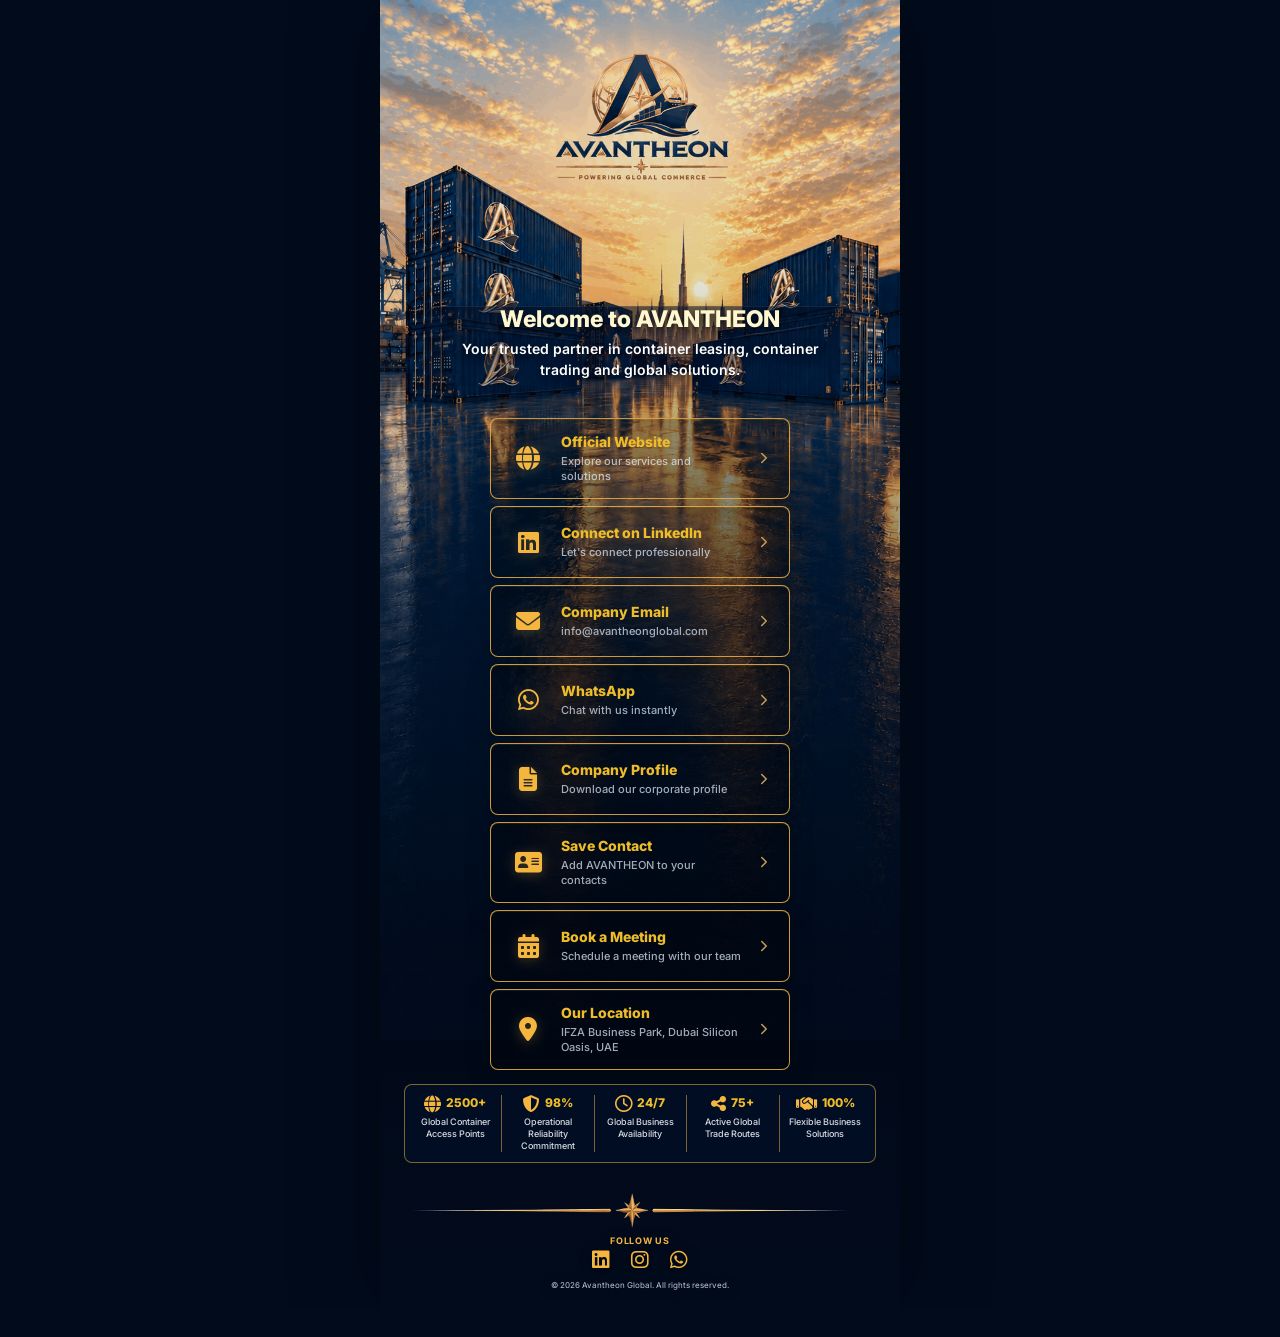
<file: connect/index.html>
<!DOCTYPE html>
<html lang="en">
<head>
    <meta charset="UTF-8">
    <meta name="viewport" content="width=device-width, initial-scale=1.0">
    <meta name="robots" content="noindex, nofollow">
    <meta name="description" content="Connect with AVANTHEON - container infrastructure solutions for global trade.">
    <meta name="theme-color" content="#071D49">
    <title>Connect | AVANTHEON</title>
    <link rel="preconnect" href="https://fonts.googleapis.com">
    <link rel="preconnect" href="https://fonts.gstatic.com" crossorigin>
    <link href="https://fonts.googleapis.com/css2?family=Inter:wght@400;500;600;700;800&family=Playfair+Display:wght@700&display=swap" rel="stylesheet">
    <link rel="stylesheet" href="https://cdnjs.cloudflare.com/ajax/libs/font-awesome/6.7.2/css/all.min.css">
    <link rel="stylesheet" href="../style.css">
    <link rel="shortcut icon" href="../images/fav.png" type="image/x-icon">
</head>
<body class="connect-page">
    <div class="connect-splash" id="connect-splash" aria-hidden="true">
        <div class="connect-splash-inner">
            <span class="connect-splash-glow" aria-hidden="true"></span>
            <img class="connect-splash-logo" src="../images/avantheon-logo.png" alt="">
            <p class="connect-splash-welcome">Welcome to AVANTHEON</p>
        </div>
    </div>

    <main class="connect-shell" id="main">
        <header class="connect-hero">
            <div class="connect-hero-bg" aria-hidden="true">
                <!-- <span class="connect-hero-map"></span>
                <span class="connect-hero-port"></span> -->
            </div>
            <div class="connect-hero-overlay" aria-hidden="true"></div>
            <!-- <div class="connect-hero-brand">
                <img src="../images/avantheon-logo.png" alt="AVANTHEON" class="connect-logo" width="200" height="54">
            </div> -->
        </header>
-
        <div class="connect-arc" aria-hidden="true">
            <span class="connect-arc-line"></span>
            <span class="connect-arc-star">&#10022;</span>
        </div>

          <section class="connect-body">
            <div class="connect-intro">
                <p class="connect-eyebrow">Welcome to AVANTHEON</p>
                <p class="connect-lead">Your trusted partner in container leasing, container trading and global solutions.</p>
            </div>

            <nav class="connect-actions" aria-label="Digital contact options">
                <a class="connect-btn" id="connect-website" href="index.html">
                    <span class="connect-btn-icon" aria-hidden="true"><i class="fa-solid fa-globe"></i></span>
                    <span class="connect-btn-text">
                        <strong>Official Website</strong>
                        <small id="connect-website-label">Explore our services and solutions</small>
                    </span>
                    <span class="connect-btn-chevron" aria-hidden="true"><svg viewBox="0 0 24 24"><path d="m9 6 6 6-6 6"/></svg></span>
                </a>

                <a class="connect-btn" id="connect-whatsapp" href="#">
                    <span class="connect-btn-icon" aria-hidden="true"><i class="fa-brands fa-whatsapp"></i></span>
                    <span class="connect-btn-text">
                        <strong>WhatsApp</strong>
                        <small id="connect-whatsapp-label">Chat with us instantly</small>
                    </span>
                    <span class="connect-btn-chevron" aria-hidden="true"><svg viewBox="0 0 24 24"><path d="m9 6 6 6-6 6"/></svg></span>
                </a>

                <a class="connect-btn" id="connect-linkedin" href="#" target="_blank" rel="noopener noreferrer">
                    <span class="connect-btn-icon" aria-hidden="true"><i class="fa-brands fa-linkedin"></i></span>
                    <span class="connect-btn-text">
                        <strong>Connect on LinkedIn</strong>
                        <small id="connect-linkedin-label">Let&rsquo;s connect professionally</small>
                    </span>
                    <span class="connect-btn-chevron" aria-hidden="true"><svg viewBox="0 0 24 24"><path d="m9 6 6 6-6 6"/></svg></span>
                </a>

                <a class="connect-btn" id="connect-email" href="#">
                    <span class="connect-btn-icon" aria-hidden="true"><i class="fa-solid fa-envelope"></i></span>
                    <span class="connect-btn-text">
                        <strong>Company Email</strong>
                        <small id="connect-email-label">info@avantheonglobal.com</small>
                    </span>
                    <span class="connect-btn-chevron" aria-hidden="true"><svg viewBox="0 0 24 24"><path d="m9 6 6 6-6 6"/></svg></span>
                </a>

                <a class="connect-btn" id="connect-profile" href="../about.html">
                    <span class="connect-btn-icon" aria-hidden="true"><i class="fa-solid fa-file-lines"></i></span>
                    <span class="connect-btn-text">
                        <strong>Company Profile</strong>
                        <small id="connect-profile-label">Download our corporate profile</small>
                    </span>
                    <span class="connect-btn-chevron" aria-hidden="true"><svg viewBox="0 0 24 24"><path d="m9 6 6 6-6 6"/></svg></span>
                </a>

                <button class="connect-btn" id="connect-vcard" type="button">
                    <span class="connect-btn-icon" aria-hidden="true"><i class="fa-solid fa-address-card"></i></span>
                    <span class="connect-btn-text">
                        <strong>Save Contact</strong>
                        <small id="connect-vcard-label">Add AVANTHEON to your contacts</small>
                    </span>
                    <span class="connect-btn-chevron" aria-hidden="true"><svg viewBox="0 0 24 24"><path d="m9 6 6 6-6 6"/></svg></span>
                </button>

                <a class="connect-btn" id="connect-meeting" href="../contact.html#enquiry-form">
                    <span class="connect-btn-icon" aria-hidden="true"><i class="fa-solid fa-calendar-days"></i></span>
                    <span class="connect-btn-text">
                        <strong>Book a Meeting</strong>
                        <small id="connect-meeting-label">Schedule a meeting with our team</small>
                    </span>
                    <span class="connect-btn-chevron" aria-hidden="true"><svg viewBox="0 0 24 24"><path d="m9 6 6 6-6 6"/></svg></span>
                </a>

                <a class="connect-btn" id="connect-location" href="#" target="_blank" rel="noopener noreferrer">
                    <span class="connect-btn-icon" aria-hidden="true"><i class="fa-solid fa-location-dot"></i></span>
                    <span class="connect-btn-text">
                        <strong>Our Location</strong>
                        <small id="connect-location-label">IFZA Business Park, Dubai Silicon Oasis, UAE</small>
                    </span>
                    <span class="connect-btn-chevron" aria-hidden="true"><svg viewBox="0 0 24 24"><path d="m9 6 6 6-6 6"/></svg></span>
                </a>
            </nav>

            <div class="connect-pillars" aria-label="Avantheon strengths">
                <div class="connect-pillar">
                    <span class="connect-pillar-value"><i class="fa-solid fa-globe" aria-hidden="true"></i><strong>2500+</strong></span>
                    <span>Global Container<br>Access Points</span>
                </div>
                <div class="connect-pillar">
                    <span class="connect-pillar-value"><i class="fa-solid fa-shield-halved" aria-hidden="true"></i><strong>98%</strong></span>
                    <span>Operational Reliability<br>Commitment</span>
                </div>
                <div class="connect-pillar">
                    <span class="connect-pillar-value"><i class="fa-regular fa-clock" aria-hidden="true"></i><strong>24/7</strong></span>
                    <span>Global Business<br>Availability</span>
                </div>
                <div class="connect-pillar">
                    <span class="connect-pillar-value"><i class="fa-solid fa-share-nodes" aria-hidden="true"></i><strong>75+</strong></span>
                    <span>Active Global<br>Trade Routes</span>
                </div>
                <div class="connect-pillar">
                    <span class="connect-pillar-value"><i class="fa-solid fa-handshake" aria-hidden="true"></i><strong>100%</strong></span>
                    <span>Flexible Business<br>Solutions</span>
                </div>
            </div>
        </section>

        <footer class="connect-footer">
            <img class="connect-footer-ribbon" src="../images/connect-footer-ribbon.png" alt="" aria-hidden="true">
            <p class="connect-footer-tagline">Follow Us</p>
            <div class="connect-socials" aria-label="Follow Avantheon">
                <a id="connect-social-linkedin" href="#" aria-label="LinkedIn" target="_blank" rel="noopener noreferrer"><i class="fa-brands fa-linkedin"></i></a>
                <a id="connect-social-instagram" href="#" aria-label="Instagram" target="_blank" rel="noopener noreferrer"><i class="fa-brands fa-instagram"></i></a>
                <a id="connect-social-whatsapp" href="#" aria-label="WhatsApp" target="_blank" rel="noopener noreferrer"><i class="fa-brands fa-whatsapp"></i></a>
            </div>
            <p class="connect-footer-copy">&copy; 2026 Avantheon Global. All rights reserved.</p>
        </footer>
    </main>

    <script src="../connect-config.js"></script>
    <script src="../connect-page.js"></script>
</body>
</html>
</file>
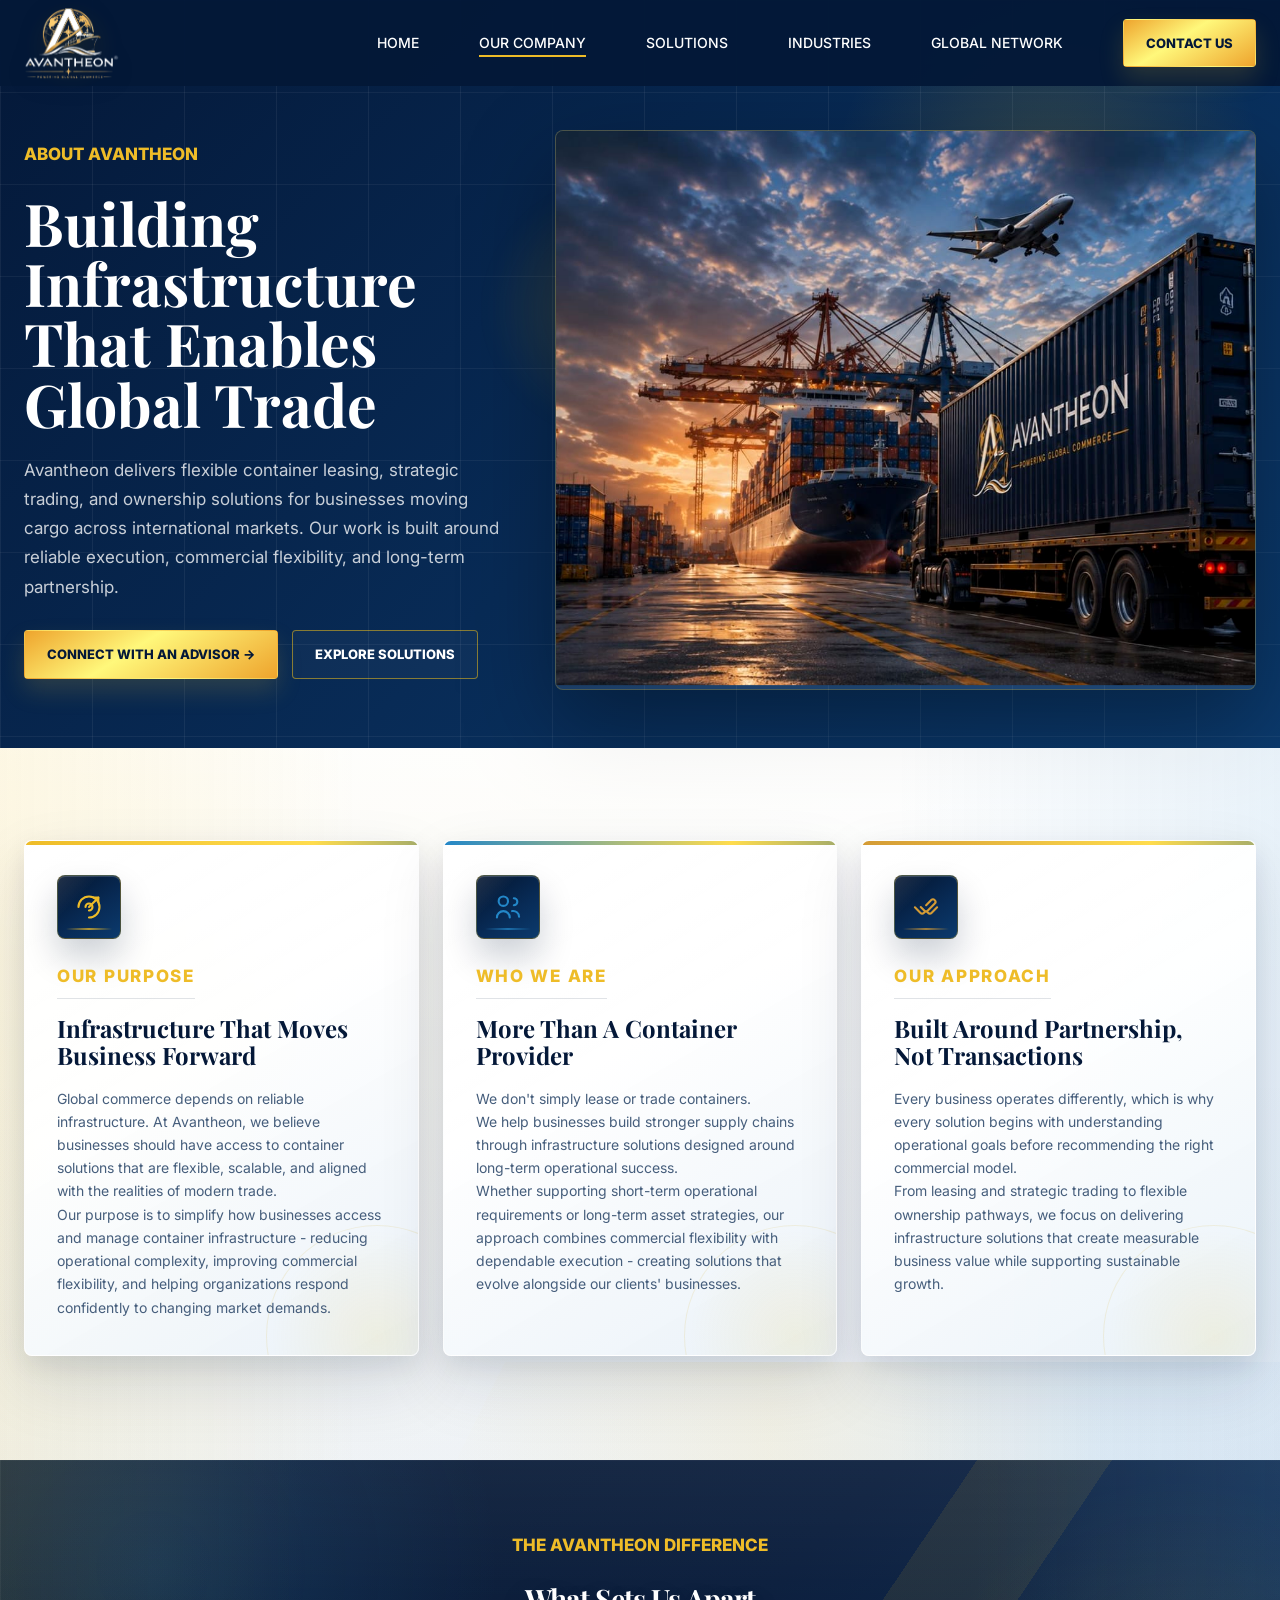
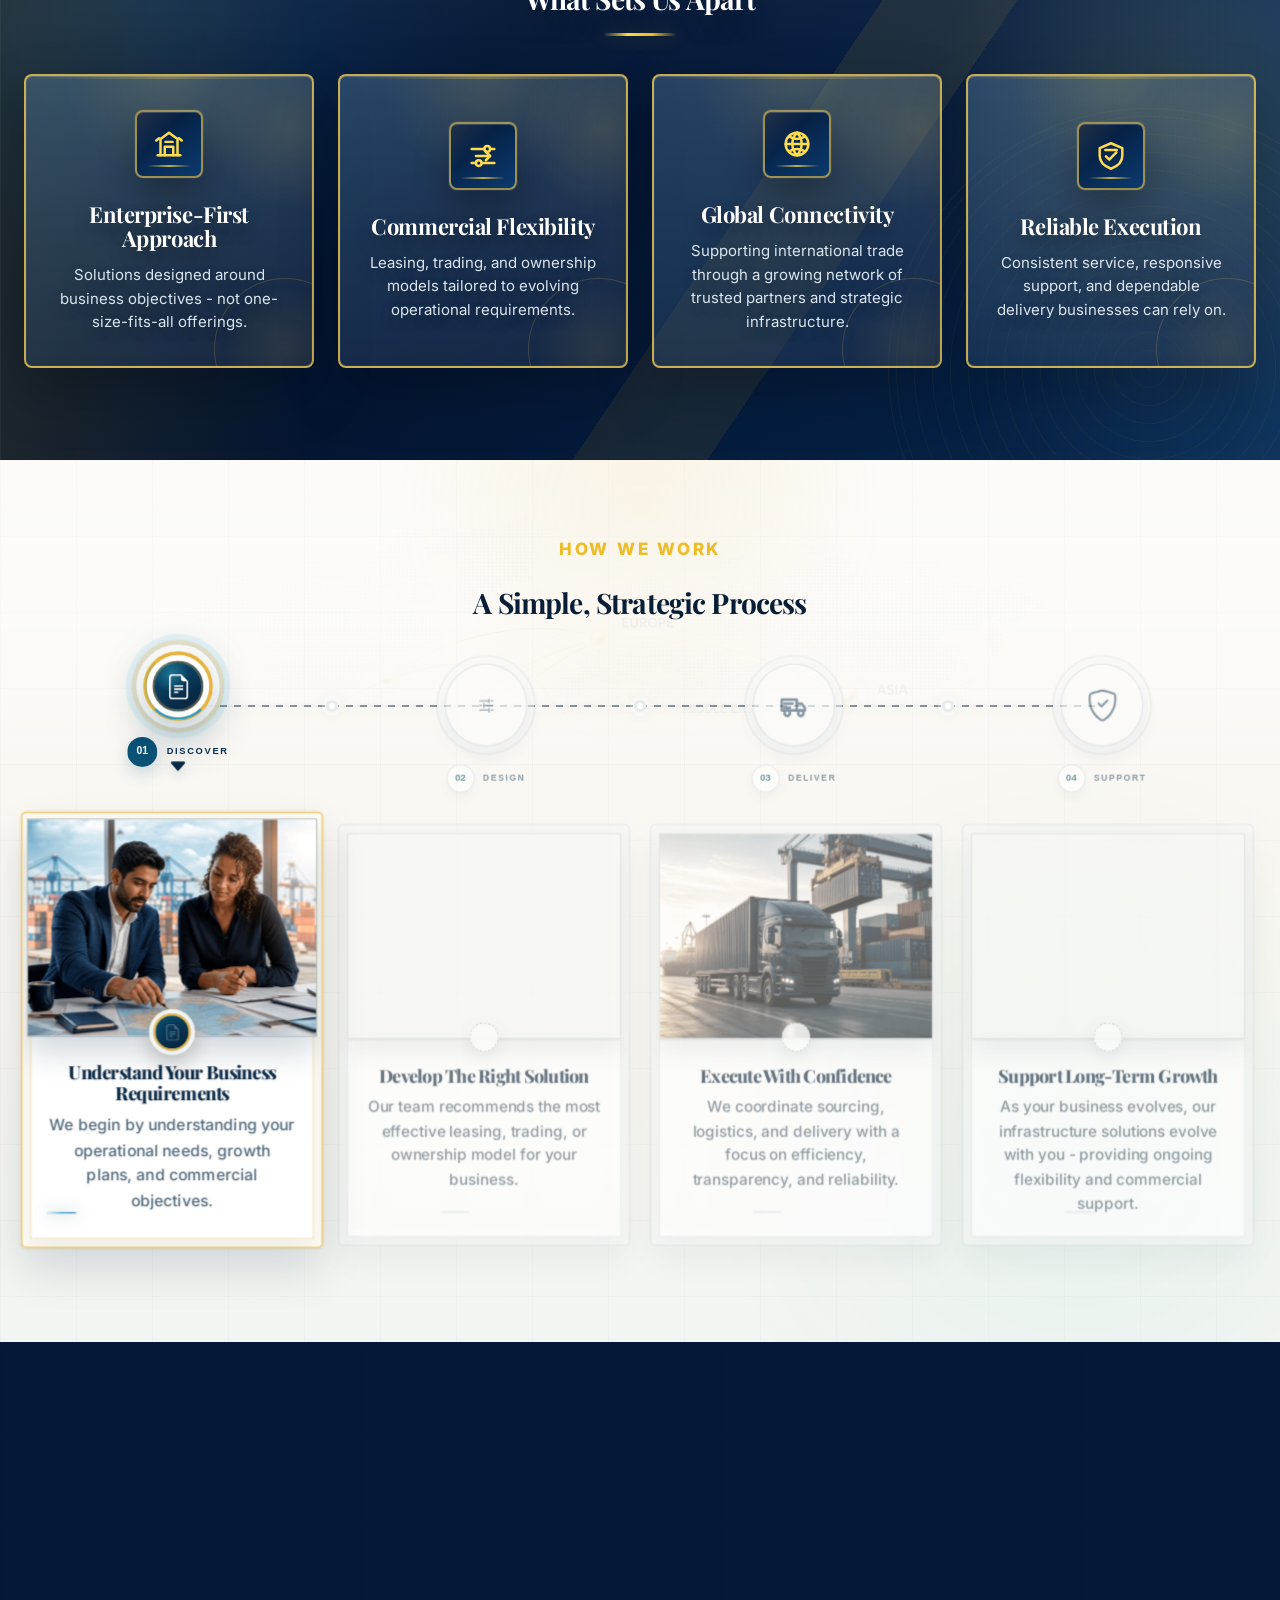
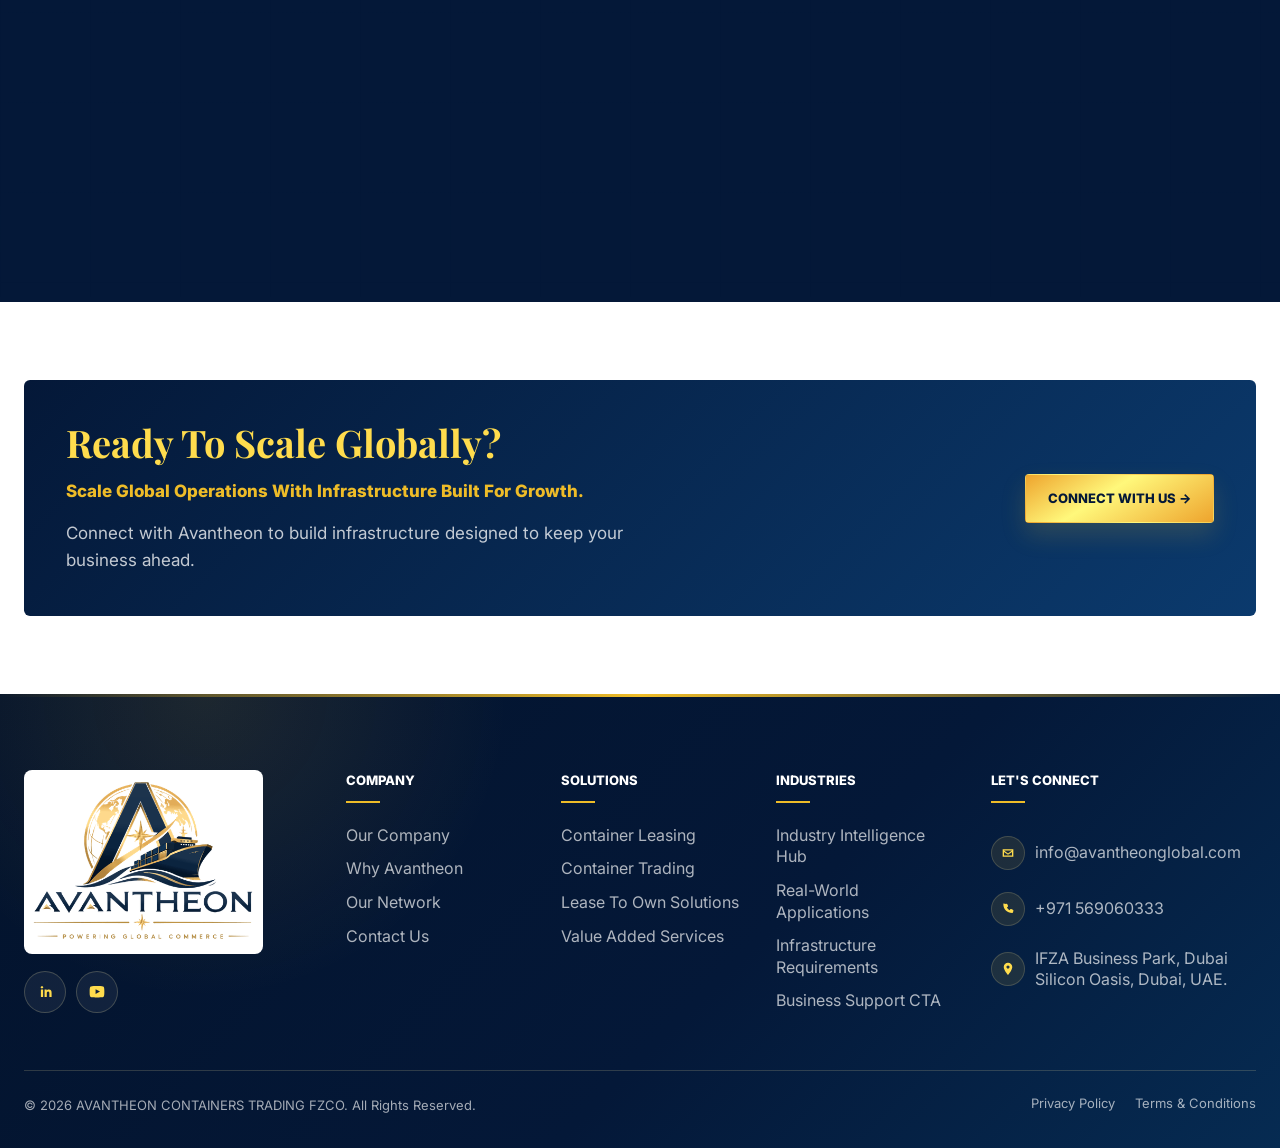
<file: about.html>
<!DOCTYPE html>
<html lang="en">
<head>
    <meta charset="UTF-8">
    <meta name="viewport" content="width=device-width, initial-scale=1.0">
    <meta name="description" content="Learn about Avantheon, a global container infrastructure company delivering flexible leasing, strategic trading, and ownership solutions.">
    <meta name="theme-color" content="#041838">
    <title>About AVANTHEON | Infrastructure That Enables Global Trade</title>
    <link rel="preconnect" href="https://fonts.googleapis.com">
    <link rel="preconnect" href="https://fonts.gstatic.com" crossorigin>
    <link rel="preload" as="image" href="images/about.png">
    <link href="https://fonts.googleapis.com/css2?family=Inter:wght@400;500;600;700;800&family=Playfair+Display:wght@700&display=swap" rel="stylesheet">
    <link rel="stylesheet" href="style.css">
    <link rel="shortcut icon" href="images/fav.png" type="image/x-icon">
</head>
<body class="about-page">
    <a class="skip-link" href="#main">Skip to content</a>

    <header class="site-header" id="site-header">
        <div class="container header-inner">
            <a class="brand" href="index.html" aria-label="AVANTHEON home">
                <img src="images/avantheon-logo.png" alt="AVANTHEON logo" class="logo-heander">
            </a>

            <button class="menu-toggle" type="button" aria-expanded="false" aria-controls="primary-nav" aria-label="Open navigation">
                <span></span>
                <span></span>
                <span></span>
            </button>

            <nav class="primary-nav" id="primary-nav" aria-label="Primary navigation">
                <a class="nav-link" href="index.html#home">Home</a>
                <a class="nav-link active" href="#home" aria-current="page">Our Company</a>
                <a class="nav-link" href="solution.html">Solutions</a>
                <a class="nav-link" href="industries.html">Industries</a>
                <a class="nav-link" href="index.html#operations">Global Network</a>
                <a class="button button-gold nav-cta" href="contact.html">Contact Us</a>
            </nav>
        </div>
    </header>

    <main id="main">
        <section class="about-hero" id="home">
            <div class="container about-hero-layout">
                <div class="about-hero-copy reveal">
                    <p class="eyebrow">About Avantheon</p>
                    <h1>Building Infrastructure That Enables Global Trade</h1>
                    <p>Avantheon delivers flexible container leasing, strategic trading, and ownership solutions for businesses moving cargo across international markets. Our work is built around reliable execution, commercial flexibility, and long-term partnership.</p>
                    <div class="about-hero-actions">
                        <a class="button button-gold" href="contact.html#enquiry-form">Connect With An Advisor -&gt;</a>
                        <a class="button button-outline" href="index.html#services">Explore Solutions</a>
                    </div>
                </div>

                <div class="about-hero-visual reveal" aria-label="Avantheon container infrastructure">
                    <img src="images/about-002.jpg" alt="Container handling operation at a global logistics yard">
                </div>
            </div>
        </section>

        <section class="about-purpose about-section" id="purpose">
            <div class="container about-purpose-shell">
                <div class="about-purpose-grid">
                    <article class="about-section-card about-info-card reveal">
                        <div class="about-info-icon" aria-hidden="true">
                            <svg viewBox="0 0 24 24"><path d="M12 21a9 9 0 1 0-9-9"/><path d="M12 15a3 3 0 1 0-3-3"/><path d="M12 12 20 4"/><path d="M16 4h4v4"/></svg>
                        </div>
                        <p class="eyebrow">Our Purpose</p>
                        <h2>Infrastructure That Moves Business Forward</h2>
                        <p>Global commerce depends on reliable infrastructure. At Avantheon, we believe businesses should have access to container solutions that are flexible, scalable, and aligned with the realities of modern trade.</p>
                        <p>Our purpose is to simplify how businesses access and manage container infrastructure - reducing operational complexity, improving commercial flexibility, and helping organizations respond confidently to changing market demands.</p>
                    </article>

                    <article class="about-section-card about-info-card reveal">
                        <div class="about-info-icon" aria-hidden="true">
                            <svg viewBox="0 0 24 24"><path d="M8 11a4 4 0 1 0 0-8 4 4 0 0 0 0 8Z"/><path d="M2.5 21a5.5 5.5 0 0 1 11 0"/><path d="M17 10.5a3 3 0 1 0 0-6"/><path d="M15.5 15.5a5 5 0 0 1 6 4.8"/></svg>
                        </div>
                        <p class="eyebrow">Who We Are</p>
                        <h2>More Than A Container Provider</h2>
                        <p>We don't simply lease or trade containers.</p>
                        <p>We help businesses build stronger supply chains through infrastructure solutions designed around long-term operational success.</p>
                        <p>Whether supporting short-term operational requirements or long-term asset strategies, our approach combines commercial flexibility with dependable execution - creating solutions that evolve alongside our clients' businesses.</p>
                    </article>

                    <article class="about-section-card about-info-card reveal" id="approach">
                        <div class="about-info-icon" aria-hidden="true">
                            <svg viewBox="0 0 24 24"><path d="m7.5 12 3 3a2.2 2.2 0 0 0 3.1 0l5.9-5.9a2.1 2.1 0 0 0-3-3l-4.4 4.4"/><path d="m2.5 12.3 4.6 4.6a2.3 2.3 0 0 0 3.2 0l.8-.8"/><path d="m21.5 12.3-4.6 4.6a2.3 2.3 0 0 1-3.2 0l-.8-.8"/></svg>
                        </div>
                        <p class="eyebrow">Our Approach</p>
                        <h2>Built Around Partnership, Not Transactions</h2>
                        <p>Every business operates differently, which is why every solution begins with understanding operational goals before recommending the right commercial model.</p>
                        <p>From leasing and strategic trading to flexible ownership pathways, we focus on delivering infrastructure solutions that create measurable business value while supporting sustainable growth.</p>
                    </article>
                </div>
            </div>
        </section>

        <section class="about-difference about-section" id="difference">
            <div class="container">
                <div class="about-section-heading reveal">
                    <p class="eyebrow">The Avantheon Difference</p>
                    <h2>What Sets Us Apart</h2>
                </div>

                <div class="about-difference-grid">
                    <article class="about-difference-card reveal">
                        <div class="about-difference-icon" aria-hidden="true">
                            <svg viewBox="0 0 24 24"><path d="M4 20h16"/><path d="M6 20V8.5L12 4l6 4.5V20"/><path d="M9 20v-6h6v6"/><path d="M9.5 10.5h5"/><path d="M19 8l2 1.5"/><path d="M5 8 3 9.5"/></svg>
                        </div>
                        <h3>Enterprise-First Approach</h3>
                        <p>Solutions designed around business objectives - not one-size-fits-all offerings.</p>
                    </article>
                    <article class="about-difference-card reveal">
                        <div class="about-difference-icon" aria-hidden="true">
                            <svg viewBox="0 0 24 24"><path d="M4 7h9"/><path d="M17 7h3"/><circle cx="15" cy="7" r="2"/><path d="M4 17h3"/><path d="M11 17h9"/><circle cx="9" cy="17" r="2"/><path d="M7 12h10"/><path d="m14 9 3 3-3 3"/></svg>
                        </div>
                        <h3>Commercial Flexibility</h3>
                        <p>Leasing, trading, and ownership models tailored to evolving operational requirements.</p>
                    </article>
                    <article class="about-difference-card reveal">
                        <div class="about-difference-icon" aria-hidden="true">
                            <svg viewBox="0 0 24 24"><circle cx="12" cy="12" r="8"/><path d="M4 12h16"/><path d="M12 4c2.2 2.4 3.3 5.1 3.3 8S14.2 17.6 12 20"/><path d="M12 4C9.8 6.4 8.7 9.1 8.7 12s1.1 5.6 3.3 8"/><path d="M6.5 6.8c3.8 2.2 7.2 2.2 11 0"/><path d="M6.5 17.2c3.8-2.2 7.2-2.2 11 0"/></svg>
                        </div>
                        <h3>Global Connectivity</h3>
                        <p>Supporting international trade through a growing network of trusted partners and strategic infrastructure.</p>
                    </article>
                    <article class="about-difference-card reveal">
                        <div class="about-difference-icon" aria-hidden="true">
                            <svg viewBox="0 0 24 24"><path d="M12 3 20 6.5v5.2c0 4.7-3.2 7.6-8 9.3-4.8-1.7-8-4.6-8-9.3V6.5L12 3Z"/><path d="m8.4 12.2 2.4 2.4 5-5.2"/><path d="M8 7.8h8"/></svg>
                        </div>
                        <h3>Reliable Execution</h3>
                        <p>Consistent service, responsive support, and dependable delivery businesses can rely on.</p>
                    </article>
                </div>
            </div>
        </section>

        <section class="about-process about-section" id="process">
            <div class="container">

                <div class="about-section-heading reveal">
                    <p class="eyebrow">How We Work</p>
                    <h2>A Simple, Strategic Process</h2>
                </div>

                <div class="process-timeline" aria-label="Our four-step process">
                    <button class="process-timeline-step" type="button" data-process-index="0" aria-label="Show step 1: Discover">
                        <span class="about-process-icon" aria-hidden="true">
                            <img class="process-library-icon" src="images/process-discover-icon.svg" alt="">
                        </span>
                        <img class="process-active-arrow" src="images/process-active-arrow.svg" alt="" aria-hidden="true">
                        <span class="timeline-step-meta"><b>01</b><em>Discover</em></span>
                    </button>
                    <button class="process-timeline-step" type="button" data-process-index="1" aria-label="Show step 2: Design">
                        <span class="about-process-icon" aria-hidden="true">
                            <img class="process-library-icon" src="images/process-design-icon.svg" alt="">
                        </span>
                        <img class="process-active-arrow" src="images/process-active-arrow.svg" alt="" aria-hidden="true">
                        <span class="timeline-step-meta"><b>02</b><em>Design</em></span>
                    </button>
                    <button class="process-timeline-step" type="button" data-process-index="2" aria-label="Show step 3: Deliver">
                        <span class="about-process-icon" aria-hidden="true">
                            <svg viewBox="0 0 24 24"><path d="M3 16h11V8H3z"/><path d="M14 11h3.5l2.5 3v2h-6"/><circle cx="7" cy="18" r="2"/><circle cx="17" cy="18" r="2"/><path d="M5 11h6"/><path d="M5 14h4"/></svg>
                        </span>
                        <img class="process-active-arrow" src="images/process-active-arrow.svg" alt="" aria-hidden="true">
                        <span class="timeline-step-meta"><b>03</b><em>Deliver</em></span>
                    </button>
                    <button class="process-timeline-step" type="button" data-process-index="3" aria-label="Show step 4: Support">
                        <span class="about-process-icon" aria-hidden="true">
                            <img class="process-library-icon" src="images/process-support-icon.svg" alt="">
                        </span>
                        <img class="process-active-arrow" src="images/process-active-arrow.svg" alt="" aria-hidden="true">
                        <span class="timeline-step-meta"><b>04</b><em>Support</em></span>
                    </button>
                    <span class="process-route-spark" data-process-segment="0" aria-hidden="true"></span>
                    <span class="process-route-spark" data-process-segment="1" aria-hidden="true"></span>
                    <span class="process-route-spark" data-process-segment="2" aria-hidden="true"></span>
                    <span class="process-route-runner" aria-hidden="true"></span>
                </div>

                <div class="about-process-track">
                    <article class="about-process-step reveal" data-process-index="0">
                        <!-- <div class="process-step-meta"><b>01</b><em>Discover</em></div> -->
                        <figure class="process-step-image">
                            <img src="images/process-discover.png" alt="Supply-chain consultants reviewing business requirements and shipping routes" width="1448" height="1086" loading="lazy" decoding="async">
                            <span class="process-image-status" aria-hidden="true">
                                <svg class="status-check" viewBox="0 0 24 24"><path d="m6.5 12.5 3.5 3.5 7.5-8"/></svg>
                                <img class="status-step process-library-icon" src="images/process-discover-icon.svg" alt="">
                            </span>
                        </figure>
                        <div class="process-card-body">
                            <h3>Understand Your Business Requirements</h3>
                            <p>We begin by understanding your operational needs, growth plans, and commercial objectives.</p>
                        </div>
                        <span class="process-card-progress" aria-hidden="true"></span>
                    </article>
                    <article class="about-process-step reveal" data-process-index="1">
                        <!-- <div class="process-step-meta"><b>02</b><em>Design</em></div> -->
                        <figure class="process-step-image">
                            <img src="images/process-design.png" alt="Logistics specialists designing a tailored container solution" width="1448" height="1086" loading="lazy" decoding="async">
                            <span class="process-image-status" aria-hidden="true">
                                <svg class="status-check" viewBox="0 0 24 24"><path d="m6.5 12.5 3.5 3.5 7.5-8"/></svg>
                                <img class="status-step process-library-icon" src="images/process-design-icon.svg" alt="">
                            </span>
                        </figure>
                        <div class="process-card-body">
                            <h3>Develop The Right Solution</h3>
                            <p>Our team recommends the most effective leasing, trading, or ownership model for your business.</p>
                        </div>
                        <span class="process-card-progress" aria-hidden="true"></span>
                    </article>
                    <article class="about-process-step reveal" data-process-index="2">
                        <!-- <div class="process-step-meta"><b>03</b><em>Deliver</em></div> -->
                        <figure class="process-step-image">
                            <img src="images/process-deliver.png" alt="Container truck executing a reliable delivery at an international port" width="1448" height="1086" loading="lazy" decoding="async">
                            <span class="process-image-status" aria-hidden="true">
                                <svg class="status-check" viewBox="0 0 24 24"><path d="m6.5 12.5 3.5 3.5 7.5-8"/></svg>
                                <svg class="status-step" viewBox="0 0 24 24"><path d="M3 16h11V8H3z"/><path d="M14 11h3.5l2.5 3v2h-6"/><circle cx="7" cy="18" r="2"/><circle cx="17" cy="18" r="2"/></svg>
                            </span>
                        </figure>
                        <div class="process-card-body">
                            <h3>Execute With Confidence</h3>
                            <p>We coordinate sourcing, logistics, and delivery with a focus on efficiency, transparency, and reliability.</p>
                        </div>
                        <span class="process-card-progress" aria-hidden="true"></span>
                    </article>
                    <article class="about-process-step reveal" data-process-index="3">
                        <!-- <div class="process-step-meta"><b>04</b><em>Support</em></div> -->
                        <figure class="process-step-image">
                            <img src="images/process-support.png" alt="Logistics partners reviewing long-term container operations" width="1448" height="1086" loading="lazy" decoding="async">
                            <span class="process-image-status" aria-hidden="true">
                                <svg class="status-check" viewBox="0 0 24 24"><path d="m6.5 12.5 3.5 3.5 7.5-8"/></svg>
                                <img class="status-step process-library-icon" src="images/process-support-icon.svg" alt="">
                            </span>
                        </figure>
                        <div class="process-card-body">
                            <h3>Support Long-Term Growth</h3>
                            <p>As your business evolves, our infrastructure solutions evolve with you - providing ongoing flexibility and commercial support.</p>
                        </div>
                            <span class="process-card-progress" aria-hidden="true"></span>
                    </article>
                </div>
            </div>
        </section>

        <section class="about-commitment about-section" id="commitment">
            <div class="about-commitment-panel reveal">
                <figure class="about-commitment-image">
                    <img src="images/our-cummitment.jpg" alt="Container infrastructure operation supporting global trade" loading="lazy" decoding="async">
                </figure>
                <div class="about-commitment-content">
                    <p class="eyebrow">Our Commitment</p>
                    <h2>Committed To Long-Term Business Success</h2>
                    <p>Our success is measured by the success of the businesses we support.</p>
                    <p>By combining operational expertise, trusted partnerships, and customer-focused execution, Avantheon is committed to helping organizations build resilient supply chains and sustainable growth across global markets.</p>
                </div>
             
            </div>
        </section>

       <section class="contact-strip" id="contact">
            <div class="container contact-inner reveal is-visible">
                <div>
                  
                    <h2 style="color: var(--gold-100) !important;">Ready To Scale Globally?</h2>
                      <p class="eyebrow" style="color: rgb(255 255 255 / 76%); text-transform: capitalize; max-width: fit-content;margin-top: 15px;">Scale Global Operations With Infrastructure Built For Growth.</p>
                    <p>Connect with Avantheon to build infrastructure designed to keep your business ahead.</p>
                </div>
                <div class="contact-actions">
                    <a class="button button-gold" href="contact.html#enquiry-form">Connect With Us -&gt;</a>
                    
                </div>
            </div>
        </section>
    </main>

    <footer class="footer">
        <div class="container footer-grid">
            <div class="footer-brand">
                <a class="brand" href="index.html" aria-label="AVANTHEON home">
                    <img src="images/footer-logo.png" alt="AVANTHEON logo" class="footer-logo" loading="lazy" decoding="async">
                </a>
                <!-- <p>Container infrastructure solutions for seamless commerce across the global trade ecosystem.</p> -->
                <div class="social-links">
                    <a href="#" aria-label="LinkedIn">
                        <svg viewBox="0 0 24 24" aria-hidden="true"><path d="M6.5 8.8h3v9.7h-3V8.8Zm1.5-4.6c1 0 1.7.7 1.7 1.6 0 .9-.7 1.6-1.8 1.6-1 0-1.7-.7-1.7-1.6 0-.9.7-1.6 1.8-1.6Zm3.3 4.6h2.9v1.3c.4-.8 1.4-1.6 2.9-1.6 3.1 0 3.7 2 3.7 4.7v5.3h-3v-4.7c0-1.1 0-2.6-1.6-2.6s-1.8 1.2-1.8 2.5v4.8h-3V8.8Z"/></svg>
                    </a>
                    <a href="#" aria-label="YouTube">
                        <svg viewBox="0 0 24 24" aria-hidden="true"><path d="M21.6 7.2s-.2-1.5-.8-2.1c-.8-.8-1.7-.8-2.1-.9C15.8 4 12 4 12 4s-3.8 0-6.7.2c-.4.1-1.3.1-2.1.9-.6.6-.8 2.1-.8 2.1S2.2 9 2.2 10.8v1.7c0 1.8.2 3.6.2 3.6s.2 1.5.8 2.1c.8.8 1.9.8 2.4.9 1.7.2 6.4.2 6.4.2s3.8 0 6.7-.2c.4-.1 1.3-.1 2.1-.9.6-.6.8-2.1.8-2.1s.2-1.8.2-3.6v-1.7c0-1.8-.2-3.6-.2-3.6ZM10.1 14.5V8.3l5.9 3.1-5.9 3.1Z"/></svg>
                    </a>
                </div>
            </div>
            <div>
                <h3>Company</h3>
                <a href="about.html">Our Company</a>
                <a href="index.html#advantage">Why Avantheon</a>
                <a href="index.html#operations">Our Network</a>
                <a href="contact.html">Contact Us</a>
            </div>
            <div>
                <h3>Solutions</h3>
                <a href="solution.html#solution-explorer">Container Leasing</a>
                <a href="solution.html#solution-explorer">Container Trading</a>
                <a href="solution.html#solution-explorer">Lease To Own Solutions</a>
                <a href="contact.html#enquiry-form">Value Added Services</a>
            </div>
            <div>
                <h3>Industries</h3>
                <a href="industries.html#industry-hub">Industry Intelligence Hub</a>
                <a href="industries.html#applications">Real-World Applications</a>
                <a href="industries.html#support">Infrastructure Requirements</a>
                <a href="industries.html#final-cta">Business Support CTA</a>
            </div>
            <div>
                <h3>Let's Connect</h3>
                <div class="footer-contact">
                    <a href="mailto:info@avantheonglobal.com">
                        <svg viewBox="0 0 24 24" aria-hidden="true"><path d="M4 6.5h16v11H4v-11Zm8 6.1 6-4.2H6l6 4.2Zm0 2.1L6 10.5v5.2h12v-5.2l-6 4.2Z"/></svg>
                        <span>info@avantheonglobal.com</span>
                    </a>
                    <a href="tel:+971569060333">
                        <svg viewBox="0 0 24 24" aria-hidden="true"><path d="M7.1 4.5 9.6 4c.6-.1 1.2.2 1.4.8l1 2.4c.2.5.1 1-.3 1.4l-1.4 1.1c.9 1.8 2.3 3.2 4 4l1.2-1.4c.3-.4.9-.5 1.4-.3l2.4 1c.6.2.9.8.8 1.4l-.5 2.5c-.1.7-.7 1.1-1.4 1.1C10.8 18 5 12.2 5 4.9c0-.7.5-1.3 1.1-1.4Z"/></svg>
                        <span>+971 569060333</span>
                    </a>
                    <span>
                        <svg viewBox="0 0 24 24" aria-hidden="true"><path d="M12 2.8c3.5 0 6.4 2.8 6.4 6.3 0 4.6-6.4 12.1-6.4 12.1S5.6 13.7 5.6 9.1c0-3.5 2.9-6.3 6.4-6.3Zm0 8.7c1.3 0 2.4-1.1 2.4-2.4S13.3 6.7 12 6.7 9.6 7.8 9.6 9.1s1.1 2.4 2.4 2.4Z"/></svg>
                        <span>IFZA Business Park, Dubai Silicon Oasis, Dubai, UAE.</span>
                    </span>
                </div>
            </div>
        </div>
        <div class="container footer-bottom">
            <p>&copy; 2026 AVANTHEON CONTAINERS TRADING FZCO. All Rights Reserved.</p>
            <div>
                <a href="privacy-policy.html">Privacy Policy</a>
                <a href="terms-conditions.html">Terms &amp; Conditions</a>
            </div>
        </div>
    </footer>

    <script src="industries-page.js"></script>
</body>
</html>
</file>
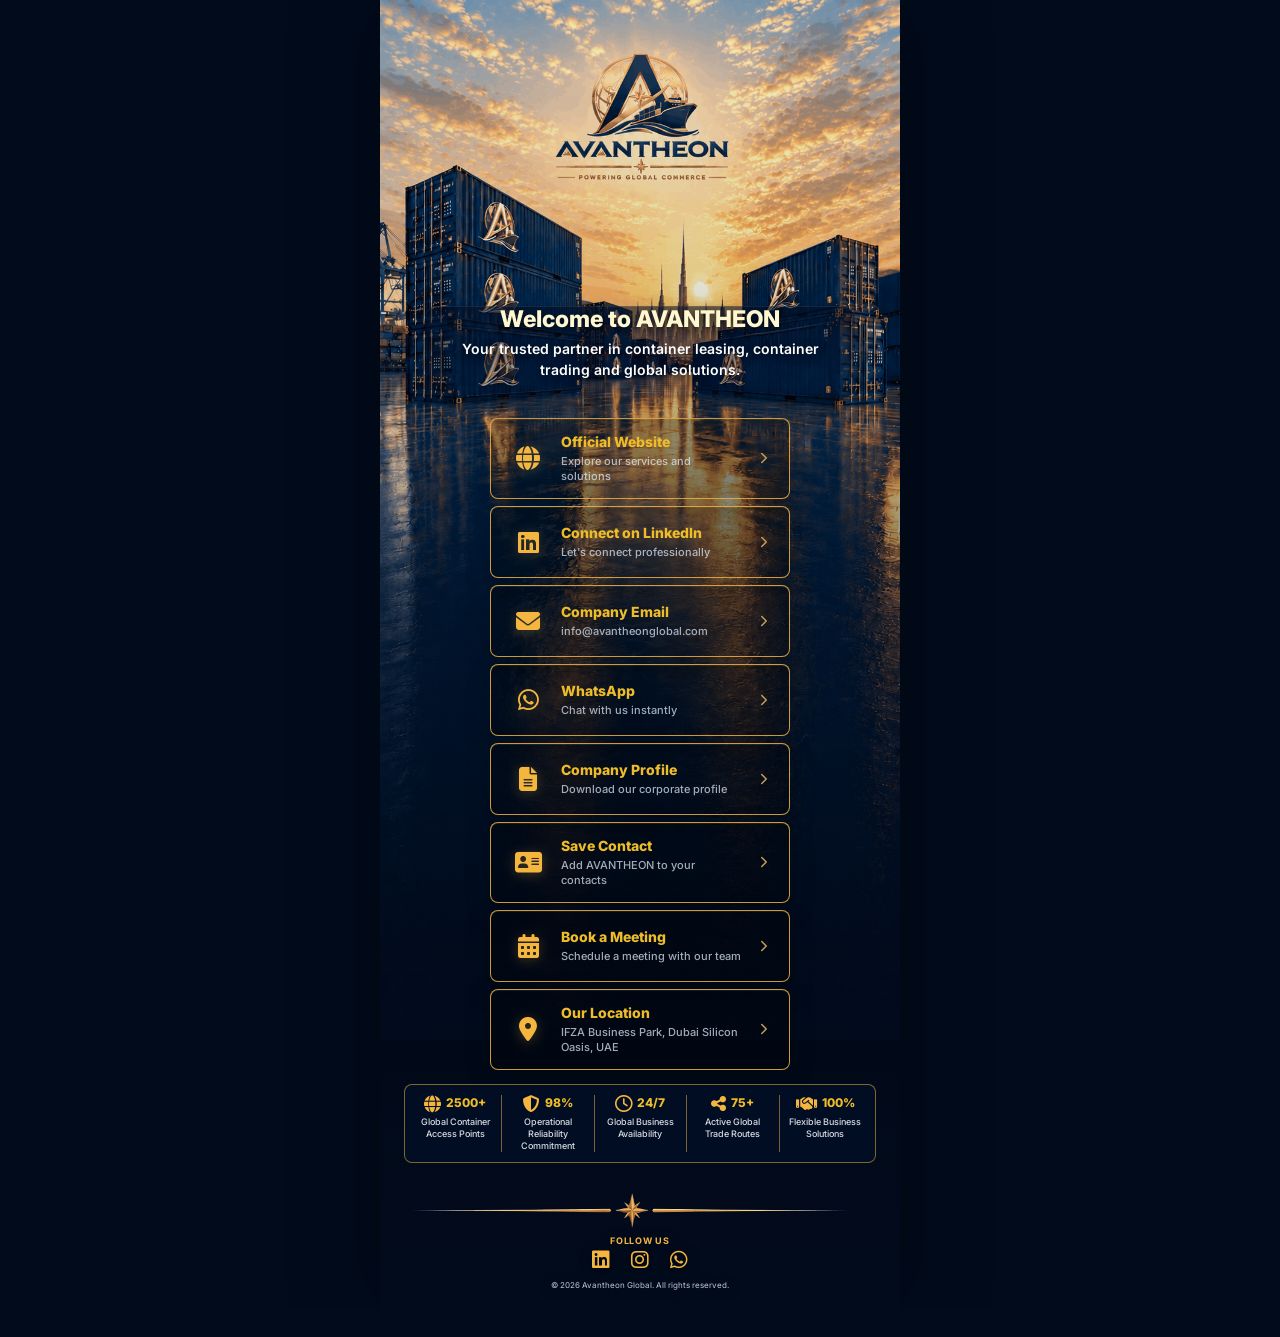
<file: connect.html>
<!DOCTYPE html>
<html lang="en">
<head>
    <meta charset="UTF-8">
    <meta name="viewport" content="width=device-width, initial-scale=1.0">
    <meta name="robots" content="noindex, nofollow">
    <meta name="description" content="Connect with AVANTHEON - container infrastructure solutions for global trade.">
    <meta name="theme-color" content="#071D49">
    <title>Connect | AVANTHEON</title>
    <link rel="preconnect" href="https://fonts.googleapis.com">
    <link rel="preconnect" href="https://fonts.gstatic.com" crossorigin>
    <link href="https://fonts.googleapis.com/css2?family=Inter:wght@400;500;600;700;800&family=Playfair+Display:wght@700&display=swap" rel="stylesheet">
    <link rel="stylesheet" href="https://cdnjs.cloudflare.com/ajax/libs/font-awesome/6.7.2/css/all.min.css">
    <link rel="stylesheet" href="style.css">
    <link rel="shortcut icon" href="images/fav.png" type="image/x-icon">
</head>
<body class="connect-page">
    <div class="connect-splash" id="connect-splash" aria-hidden="true">
        <div class="connect-splash-inner">
            <span class="connect-splash-glow" aria-hidden="true"></span>
            <img class="connect-splash-logo" src="images/avantheon-logo.png" alt="">
            <p class="connect-splash-welcome">Welcome to AVANTHEON</p>
        </div>
    </div>

    <main class="connect-shell" id="main">
        <header class="connect-hero">
            <div class="connect-hero-bg" aria-hidden="true">
                <!-- <span class="connect-hero-map"></span>
                <span class="connect-hero-port"></span> -->
            </div>
            <div class="connect-hero-overlay" aria-hidden="true"></div>
            <!-- <div class="connect-hero-brand">
                <img src="images/avantheon-logo.png" alt="AVANTHEON" class="connect-logo" width="200" height="54">
            </div> -->
        </header>
-
        <div class="connect-arc" aria-hidden="true">
            <span class="connect-arc-line"></span>
            <span class="connect-arc-star">&#10022;</span>
        </div>

          <section class="connect-body">
            <div class="connect-intro">
                <p class="connect-eyebrow">Welcome to AVANTHEON</p>
                <p class="connect-lead">Your trusted partner in container leasing, container trading and global solutions.</p>
            </div>

            <nav class="connect-actions" aria-label="Digital contact options">
                <a class="connect-btn" id="connect-website" href="index.html">
                    <span class="connect-btn-icon" aria-hidden="true"><i class="fa-solid fa-globe"></i></span>
                    <span class="connect-btn-text">
                        <strong>Official Website</strong>
                        <small id="connect-website-label">Explore our services and solutions</small>
                    </span>
                    <span class="connect-btn-chevron" aria-hidden="true"><svg viewBox="0 0 24 24"><path d="m9 6 6 6-6 6"/></svg></span>
                </a>

                <a class="connect-btn" id="connect-whatsapp" href="#">
                    <span class="connect-btn-icon" aria-hidden="true"><i class="fa-brands fa-whatsapp"></i></span>
                    <span class="connect-btn-text">
                        <strong>WhatsApp</strong>
                        <small id="connect-whatsapp-label">Chat with us instantly</small>
                    </span>
                    <span class="connect-btn-chevron" aria-hidden="true"><svg viewBox="0 0 24 24"><path d="m9 6 6 6-6 6"/></svg></span>
                </a>

                <a class="connect-btn" id="connect-linkedin" href="#" target="_blank" rel="noopener noreferrer">
                    <span class="connect-btn-icon" aria-hidden="true"><i class="fa-brands fa-linkedin"></i></span>
                    <span class="connect-btn-text">
                        <strong>Connect on LinkedIn</strong>
                        <small id="connect-linkedin-label">Let&rsquo;s connect professionally</small>
                    </span>
                    <span class="connect-btn-chevron" aria-hidden="true"><svg viewBox="0 0 24 24"><path d="m9 6 6 6-6 6"/></svg></span>
                </a>

                <a class="connect-btn" id="connect-email" href="#">
                    <span class="connect-btn-icon" aria-hidden="true"><i class="fa-solid fa-envelope"></i></span>
                    <span class="connect-btn-text">
                        <strong>Company Email</strong>
                        <small id="connect-email-label">info@avantheonglobal.com</small>
                    </span>
                    <span class="connect-btn-chevron" aria-hidden="true"><svg viewBox="0 0 24 24"><path d="m9 6 6 6-6 6"/></svg></span>
                </a>

                <a class="connect-btn" id="connect-profile" href="about.html">
                    <span class="connect-btn-icon" aria-hidden="true"><i class="fa-solid fa-file-lines"></i></span>
                    <span class="connect-btn-text">
                        <strong>Company Profile</strong>
                        <small id="connect-profile-label">Download our corporate profile</small>
                    </span>
                    <span class="connect-btn-chevron" aria-hidden="true"><svg viewBox="0 0 24 24"><path d="m9 6 6 6-6 6"/></svg></span>
                </a>

                <button class="connect-btn" id="connect-vcard" type="button">
                    <span class="connect-btn-icon" aria-hidden="true"><i class="fa-solid fa-address-card"></i></span>
                    <span class="connect-btn-text">
                        <strong>Save Contact</strong>
                        <small id="connect-vcard-label">Add AVANTHEON to your contacts</small>
                    </span>
                    <span class="connect-btn-chevron" aria-hidden="true"><svg viewBox="0 0 24 24"><path d="m9 6 6 6-6 6"/></svg></span>
                </button>

                <a class="connect-btn" id="connect-meeting" href="contact.html#enquiry-form">
                    <span class="connect-btn-icon" aria-hidden="true"><i class="fa-solid fa-calendar-days"></i></span>
                    <span class="connect-btn-text">
                        <strong>Book a Meeting</strong>
                        <small id="connect-meeting-label">Schedule a meeting with our team</small>
                    </span>
                    <span class="connect-btn-chevron" aria-hidden="true"><svg viewBox="0 0 24 24"><path d="m9 6 6 6-6 6"/></svg></span>
                </a>

                <a class="connect-btn" id="connect-location" href="#" target="_blank" rel="noopener noreferrer">
                    <span class="connect-btn-icon" aria-hidden="true"><i class="fa-solid fa-location-dot"></i></span>
                    <span class="connect-btn-text">
                        <strong>Our Location</strong>
                        <small id="connect-location-label">IFZA Business Park, Dubai Silicon Oasis, UAE</small>
                    </span>
                    <span class="connect-btn-chevron" aria-hidden="true"><svg viewBox="0 0 24 24"><path d="m9 6 6 6-6 6"/></svg></span>
                </a>
            </nav>

            <div class="connect-pillars" aria-label="Avantheon strengths">
                <div class="connect-pillar">
                    <span class="connect-pillar-value"><i class="fa-solid fa-globe" aria-hidden="true"></i><strong>2500+</strong></span>
                    <span>Global Container<br>Access Points</span>
                </div>
                <div class="connect-pillar">
                    <span class="connect-pillar-value"><i class="fa-solid fa-shield-halved" aria-hidden="true"></i><strong>98%</strong></span>
                    <span>Operational Reliability<br>Commitment</span>
                </div>
                <div class="connect-pillar">
                    <span class="connect-pillar-value"><i class="fa-regular fa-clock" aria-hidden="true"></i><strong>24/7</strong></span>
                    <span>Global Business<br>Availability</span>
                </div>
                <div class="connect-pillar">
                    <span class="connect-pillar-value"><i class="fa-solid fa-share-nodes" aria-hidden="true"></i><strong>75+</strong></span>
                    <span>Active Global<br>Trade Routes</span>
                </div>
                <div class="connect-pillar">
                    <span class="connect-pillar-value"><i class="fa-solid fa-handshake" aria-hidden="true"></i><strong>100%</strong></span>
                    <span>Flexible Business<br>Solutions</span>
                </div>
            </div>
        </section>

        <footer class="connect-footer">
            <img class="connect-footer-ribbon" src="images/connect-footer-ribbon.png" alt="" aria-hidden="true">
            <p class="connect-footer-tagline">Follow Us</p>
            <div class="connect-socials" aria-label="Follow Avantheon">
                <a id="connect-social-linkedin" href="#" aria-label="LinkedIn" target="_blank" rel="noopener noreferrer"><i class="fa-brands fa-linkedin"></i></a>
                <a id="connect-social-instagram" href="#" aria-label="Instagram" target="_blank" rel="noopener noreferrer"><i class="fa-brands fa-instagram"></i></a>
                <a id="connect-social-whatsapp" href="#" aria-label="WhatsApp" target="_blank" rel="noopener noreferrer"><i class="fa-brands fa-whatsapp"></i></a>
            </div>
            <p class="connect-footer-copy">&copy; 2026 Avantheon Global. All rights reserved.</p>
        </footer>
    </main>

    <script src="connect-config.js"></script>
    <script src="connect-page.js"></script>
</body>
</html>
</file>
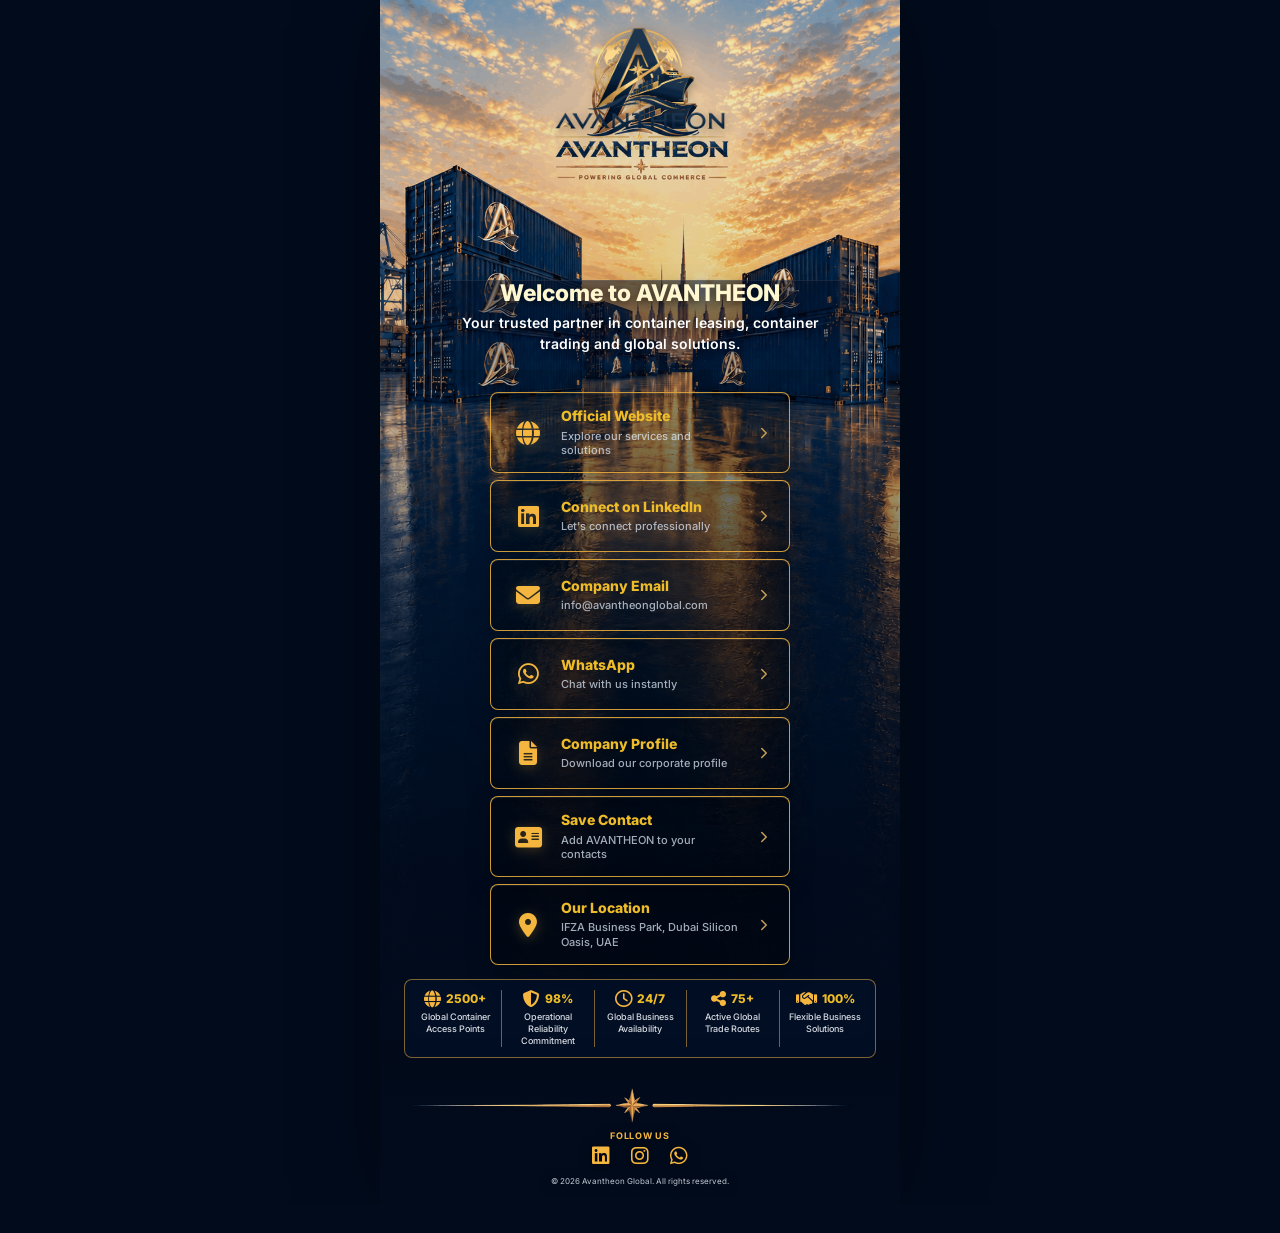
<file: connect1324.html>
<!DOCTYPE html>
<html lang="en">
<head>
    <meta charset="UTF-8">
    <meta name="viewport" content="width=device-width, initial-scale=1.0">
    <meta name="robots" content="noindex, nofollow">
    <meta name="description" content="Connect with AVANTHEON - container infrastructure solutions for global trade.">
    <meta name="theme-color" content="#071D49">
    <title>Connect | AVANTHEON</title>
    <link rel="preconnect" href="https://fonts.googleapis.com">
    <link rel="preconnect" href="https://fonts.gstatic.com" crossorigin>
    <link href="https://fonts.googleapis.com/css2?family=Inter:wght@400;500;600;700;800&family=Playfair+Display:wght@700&display=swap" rel="stylesheet">
    <link rel="stylesheet" href="https://cdnjs.cloudflare.com/ajax/libs/font-awesome/6.7.2/css/all.min.css">
    <link rel="stylesheet" href="style.css">
    <link rel="shortcut icon" href="images/fav.png" type="image/x-icon">
</head>
<body class="connect-page">
    <div class="connect-splash" id="connect-splash" aria-hidden="true">
        <div class="connect-splash-inner">
            <span class="connect-splash-glow" aria-hidden="true"></span>
            <img class="connect-splash-logo" src="images/avantheon-logo.png" alt="">
            <p class="connect-splash-welcome">Welcome to AVANTHEON</p>
        </div>
    </div>

    <main class="connect-shell" id="main">
        <header class="connect-hero">
            <div class="connect-hero-bg" aria-hidden="true">
                <!-- <span class="connect-hero-map"></span>
                <span class="connect-hero-port"></span> -->
            </div>
            <div class="connect-hero-overlay" aria-hidden="true"></div>
            <div class="connect-hero-brand">
                <img src="images/footer-logo.png" alt="AVANTHEON" class="connect-logo" width="200" height="54">
                <!-- <p class="connect-hero-tagline">Powering Global Commerce</p> -->
            </div>
        </header>

        <div class="connect-arc" aria-hidden="true">
            <span class="connect-arc-line"></span>
            <span class="connect-arc-star">&#10022;</span>
        </div>

        <section class="connect-body">
            <div class="connect-intro">
                <p class="connect-eyebrow">Welcome to AVANTHEON</p>
                <p class="connect-lead">Your trusted partner in container leasing, container trading and global solutions.</p>
            </div>

            <nav class="connect-actions" aria-label="Digital contact options">
                <a class="connect-btn" id="connect-website" href="index.html">
                    <span class="connect-btn-icon" aria-hidden="true"><i class="fa-solid fa-globe"></i></span>
                    <span class="connect-btn-text">
                        <strong>Official Website</strong>
                        <small id="connect-website-label">Explore our services and solutions</small>
                    </span>
                    <span class="connect-btn-chevron" aria-hidden="true"><svg viewBox="0 0 24 24"><path d="m9 6 6 6-6 6"/></svg></span>
                </a>

                <a class="connect-btn" id="connect-whatsapp" href="#">
                    <span class="connect-btn-icon" aria-hidden="true"><i class="fa-brands fa-whatsapp"></i></span>
                    <span class="connect-btn-text">
                        <strong>WhatsApp</strong>
                        <small id="connect-whatsapp-label">Chat with us instantly</small>
                    </span>
                    <span class="connect-btn-chevron" aria-hidden="true"><svg viewBox="0 0 24 24"><path d="m9 6 6 6-6 6"/></svg></span>
                </a>

                <a class="connect-btn" id="connect-linkedin" href="#" target="_blank" rel="noopener noreferrer">
                    <span class="connect-btn-icon" aria-hidden="true"><i class="fa-brands fa-linkedin"></i></span>
                    <span class="connect-btn-text">
                        <strong>Connect on LinkedIn</strong>
                        <small id="connect-linkedin-label">Let&rsquo;s connect professionally</small>
                    </span>
                    <span class="connect-btn-chevron" aria-hidden="true"><svg viewBox="0 0 24 24"><path d="m9 6 6 6-6 6"/></svg></span>
                </a>

                <a class="connect-btn" id="connect-email" href="#">
                    <span class="connect-btn-icon" aria-hidden="true"><i class="fa-solid fa-envelope"></i></span>
                    <span class="connect-btn-text">
                        <strong>Company Email</strong>
                        <small id="connect-email-label">info@avantheonglobal.com</small>
                    </span>
                    <span class="connect-btn-chevron" aria-hidden="true"><svg viewBox="0 0 24 24"><path d="m9 6 6 6-6 6"/></svg></span>
                </a>

                <a class="connect-btn" id="connect-profile" href="about.html">
                    <span class="connect-btn-icon" aria-hidden="true"><i class="fa-solid fa-file-lines"></i></span>
                    <span class="connect-btn-text">
                        <strong>Company Profile</strong>
                        <small id="connect-profile-label">Download our corporate profile</small>
                    </span>
                    <span class="connect-btn-chevron" aria-hidden="true"><svg viewBox="0 0 24 24"><path d="m9 6 6 6-6 6"/></svg></span>
                </a>

                <a class="connect-btn" id="connect-vcard" href="avantheon-connect.vcf" download="AVANTHEON.vcf">
                    <span class="connect-btn-icon" aria-hidden="true"><i class="fa-solid fa-address-card"></i></span>
                    <span class="connect-btn-text">
                        <strong>Save Contact</strong>
                        <small id="connect-vcard-label">Add AVANTHEON to your contacts</small>
                    </span>
                    <span class="connect-btn-chevron" aria-hidden="true"><svg viewBox="0 0 24 24"><path d="m9 6 6 6-6 6"/></svg></span>
                </a>

                <!-- <a class="connect-btn" id="connect-meeting" href="contact.html#enquiry-form">
                    <span class="connect-btn-icon" aria-hidden="true"><i class="fa-solid fa-calendar-days"></i></span>
                    <span class="connect-btn-text">
                        <strong>Book a Meeting</strong>
                        <small id="connect-meeting-label">Schedule a meeting with our team</small>
                    </span>
                    <span class="connect-btn-chevron" aria-hidden="true"><svg viewBox="0 0 24 24"><path d="m9 6 6 6-6 6"/></svg></span>
                </a> -->

                <a class="connect-btn" id="connect-location" href="#" target="_blank" rel="noopener noreferrer">
                    <span class="connect-btn-icon" aria-hidden="true"><i class="fa-solid fa-location-dot"></i></span>
                    <span class="connect-btn-text">
                        <strong>Our Location</strong>
                        <small id="connect-location-label">IFZA Business Park, Dubai Silicon Oasis, UAE</small>
                    </span>
                    <span class="connect-btn-chevron" aria-hidden="true"><svg viewBox="0 0 24 24"><path d="m9 6 6 6-6 6"/></svg></span>
                </a>
            </nav>

            <div class="connect-pillars" aria-label="Avantheon strengths">
                <div class="connect-pillar">
                    <span class="connect-pillar-value"><i class="fa-solid fa-globe" aria-hidden="true"></i><strong>2500+</strong></span>
                    <span>Global Container<br>Access Points</span>
                </div>
                <div class="connect-pillar">
                    <span class="connect-pillar-value"><i class="fa-solid fa-shield-halved" aria-hidden="true"></i><strong>98%</strong></span>
                    <span>Operational Reliability<br>Commitment</span>
                </div>
                <div class="connect-pillar">
                    <span class="connect-pillar-value"><i class="fa-regular fa-clock" aria-hidden="true"></i><strong>24/7</strong></span>
                    <span>Global Business<br>Availability</span>
                </div>
                <div class="connect-pillar">
                    <span class="connect-pillar-value"><i class="fa-solid fa-share-nodes" aria-hidden="true"></i><strong>75+</strong></span>
                    <span>Active Global<br>Trade Routes</span>
                </div>
                <div class="connect-pillar">
                    <span class="connect-pillar-value"><i class="fa-solid fa-handshake" aria-hidden="true"></i><strong>100%</strong></span>
                    <span>Flexible Business<br>Solutions</span>
                </div>
            </div>
        </section>

        <footer class="connect-footer">
            <img class="connect-footer-ribbon" src="images/connect-footer-ribbon.png" alt="" aria-hidden="true" loading="lazy" decoding="async">
            <p class="connect-footer-tagline">Follow Us</p>
            <div class="connect-socials" aria-label="Follow Avantheon">
                <a id="connect-social-linkedin" href="#" aria-label="LinkedIn" target="_blank" rel="noopener noreferrer"><i class="fa-brands fa-linkedin"></i></a>
                <a id="connect-social-instagram" href="#" aria-label="Instagram" target="_blank" rel="noopener noreferrer"><i class="fa-brands fa-instagram"></i></a>
                <a id="connect-social-whatsapp" href="#" aria-label="WhatsApp" target="_blank" rel="noopener noreferrer"><i class="fa-brands fa-whatsapp"></i></a>
            </div>
            <p class="connect-footer-copy">&copy; 2026 Avantheon Global. All rights reserved.</p>
        </footer>
    </main>

    <script src="connect-config.js"></script>
    <script src="connect-page.js"></script>
</body>
</html>
</file>
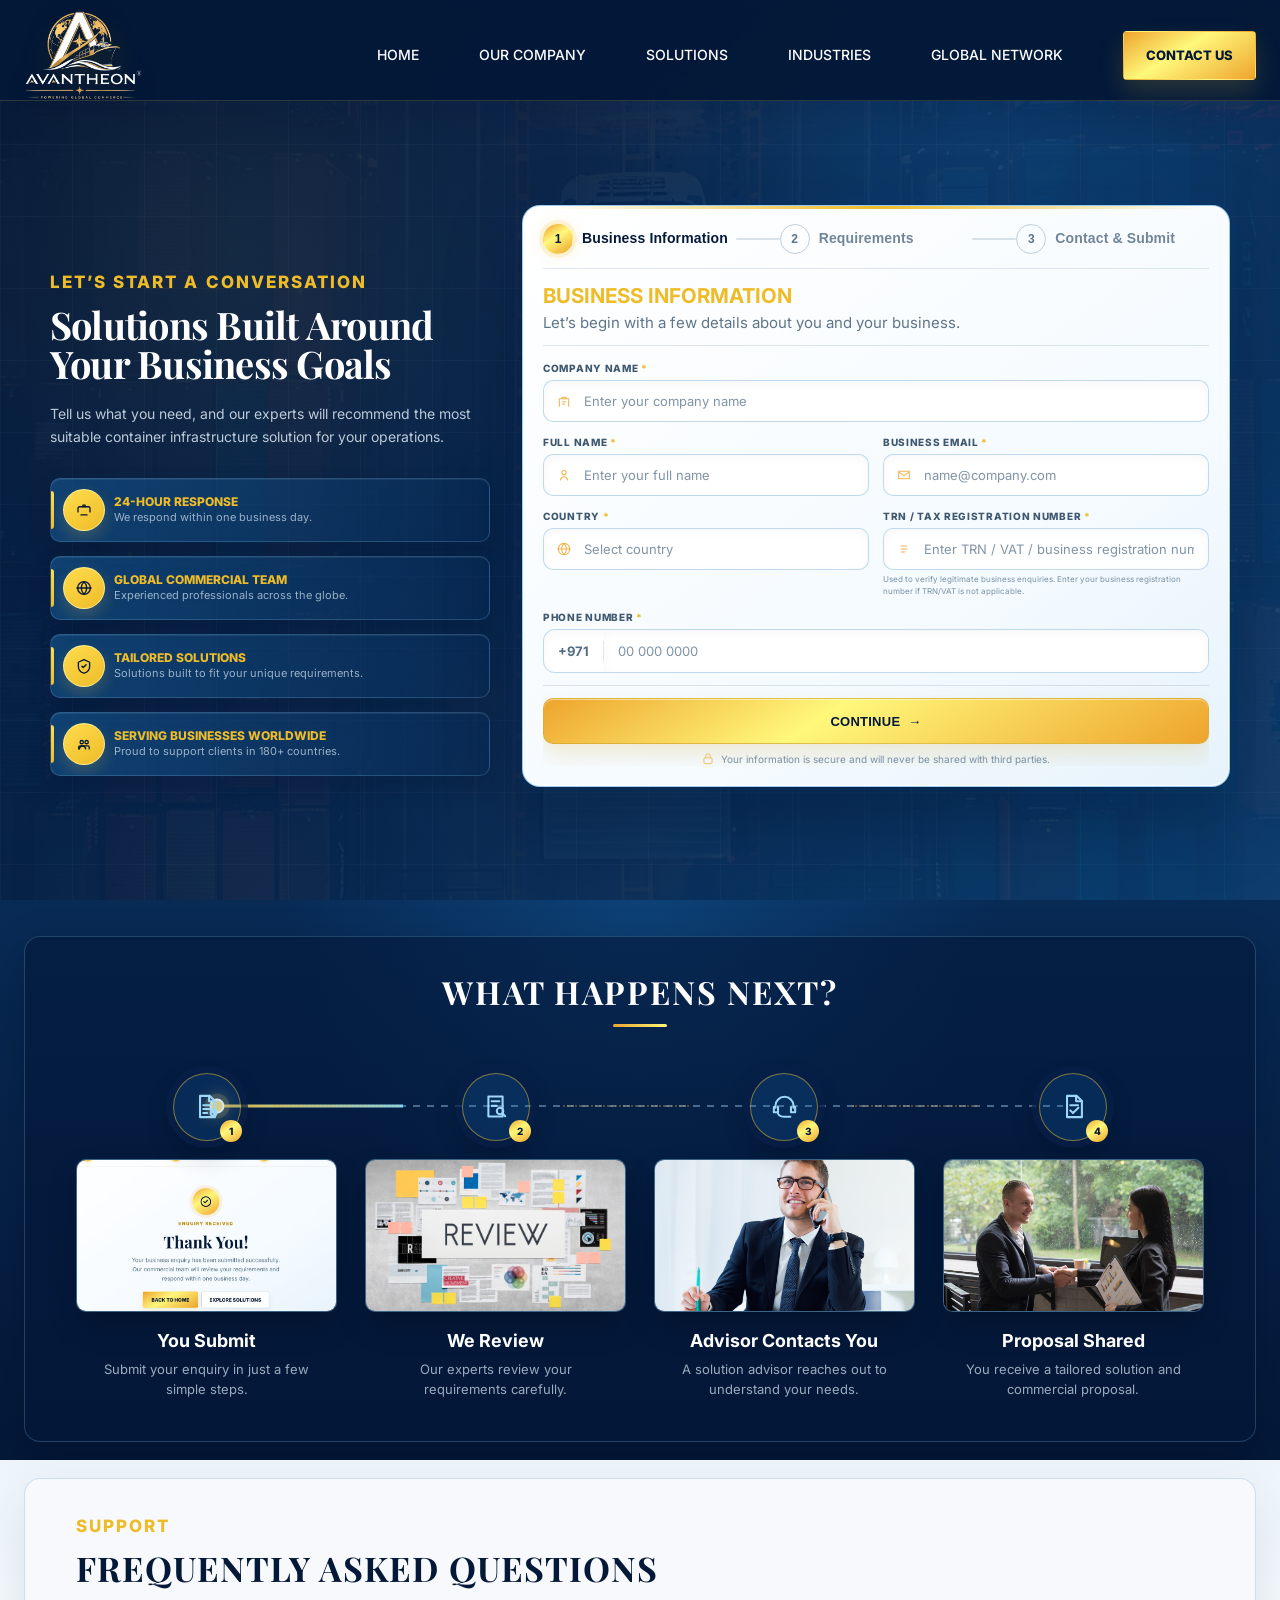
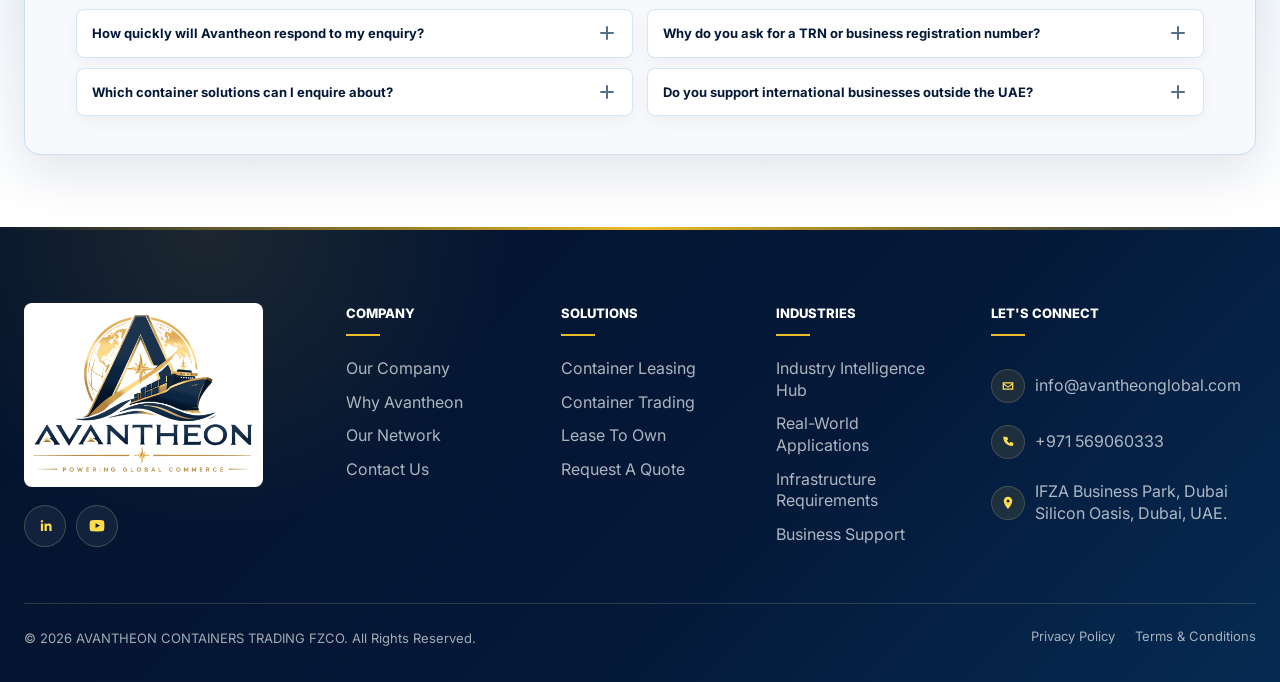
<file: contact.html>
<!DOCTYPE html>
<html lang="en">
<head>
    <meta charset="UTF-8">
    <meta name="viewport" content="width=device-width, initial-scale=1.0">
    <meta name="description" content="Contact Avantheon for container leasing, trading, lease-to-own, and global infrastructure enquiries.">
    <meta name="theme-color" content="#041838">
    <title>Contact AVANTHEON | Start Your Container Enquiry</title>
    <link rel="preconnect" href="https://fonts.googleapis.com">
    <link rel="preconnect" href="https://fonts.gstatic.com" crossorigin>
    <link href="https://fonts.googleapis.com/css2?family=Inter:wght@400;500;600;700;800&family=Playfair+Display:wght@700&display=swap" rel="stylesheet">
    <link rel="stylesheet" href="style.css">
    <link rel="shortcut icon" href="images/fav.png" type="image/x-icon">
</head>
<body class="contact-page">
    <a class="skip-link" href="#main">Skip to content</a>

    <header class="site-header" id="site-header">
        <div class="container header-inner">
            <a class="brand" href="index.html" aria-label="AVANTHEON home">
                <img src="images/avantheon-logo.png" alt="AVANTHEON logo" class="logo-heander">
            </a>
            <button class="menu-toggle" type="button" aria-expanded="false" aria-controls="primary-nav" aria-label="Open navigation">
                <span></span><span></span><span></span>
            </button>
            <nav class="primary-nav" id="primary-nav" aria-label="Primary navigation">
                <a class="nav-link" href="index.html#home">Home</a>
                <a class="nav-link" href="about.html">Our Company</a>
                <a class="nav-link" href="solution.html">Solutions</a>
                <a class="nav-link" href="industries.html">Industries</a>
                <a class="nav-link" href="index.html#operations">Global Network</a>
                <a class="button button-gold nav-cta active" href="#enquiry-form" aria-current="page">Contact Us</a>
            </nav>
        </div>
    </header>

    <main id="main">
        <section class="contact-main" id="enquiry-form">
            <div class="contact-main-bg" aria-hidden="true"></div>
            <div class="container contact-main-grid">
                <div class="contact-intro reveal">
                    <p class="eyebrow">Let&rsquo;s Start A Conversation</p>
                    <h1>Solutions Built Around Your Business Goals</h1>
                    <p class="contact-intro-lead">Tell us what you need, and our experts will recommend the most suitable container infrastructure solution for your operations.</p>

                    <ul class="contact-value-list" aria-label="Why contact Avantheon">
                        <li>
                            <span class="contact-value-icon" aria-hidden="true">
                                <svg viewBox="0 0 24 24"><path d="M4 14.5V9.8c0-1.2.9-2.1 2.1-2.1h11.8c1.2 0 2.1.9 2.1 2.1v4.7"/><path d="M8 18.5h8"/><path d="M10.5 7.7V5.5h3v2.2"/></svg>
                            </span>
                            <div>
                                <strong>24-Hour Response</strong>
                                <p>We respond within one business day.</p>
                            </div>
                        </li>
                        <li>
                            <span class="contact-value-icon" aria-hidden="true">
                                <svg viewBox="0 0 24 24"><circle cx="12" cy="12" r="8.5"/><path d="M2.5 12h19M12 3.5c2.4 2.8 3.7 5.8 3.7 8.5S14.4 17.7 12 20.5C9.6 17.7 8.3 14.7 8.3 12S9.6 6.3 12 3.5Z"/></svg>
                            </span>
                            <div>
                                <strong>Global Commercial Team</strong>
                                <p>Experienced professionals across the globe.</p>
                            </div>
                        </li>
                        <li>
                            <span class="contact-value-icon" aria-hidden="true">
                                <svg viewBox="0 0 24 24"><path d="M12 3.5 4.5 7v5.5c0 4.2 3.2 7.8 7.5 9 4.3-1.2 7.5-4.8 7.5-9V7L12 3.5Z"/><path d="m9.2 12.2 1.8 1.8 3.8-3.8"/></svg>
                            </span>
                            <div>
                                <strong>Tailored Solutions</strong>
                                <p>Solutions built to fit your unique requirements.</p>
                            </div>
                        </li>
                        <li>
                            <span class="contact-value-icon" aria-hidden="true">
                                <svg viewBox="0 0 24 24"><path d="M5 18.5v-2.2c0-1 .8-1.8 1.8-1.8h10.4c1 0 1.8.8 1.8 1.8v2.2"/><circle cx="9" cy="9.5" r="2.2"/><circle cx="15.5" cy="9.5" r="2.2"/><path d="M5.8 18.5c.4-2.2 2-3.8 4.2-3.8s3.8 1.6 4.2 3.8"/></svg>
                            </span>
                            <div>
                                <strong>Serving Businesses Worldwide</strong>
                                <p>Proud to support clients in 180+ countries.</p>
                            </div>
                        </li>
                    </ul>
                </div>

                <div class="contact-enquiry reveal">
                    <div class="contact-stepper" role="tablist" aria-label="Enquiry progress">
                        <button class="contact-stepper-item is-active" type="button" role="tab" aria-selected="true" aria-controls="contact-step-1" data-step-indicator="1">
                            <span class="contact-stepper-circle">1</span>
                            <span class="contact-stepper-label">Business Information</span>
                        </button>
                        <span class="contact-stepper-line" data-step-line="1" aria-hidden="true"></span>
                        <button class="contact-stepper-item" type="button" role="tab" aria-selected="false" aria-controls="contact-step-2" data-step-indicator="2">
                            <span class="contact-stepper-circle">2</span>
                            <span class="contact-stepper-label">Requirements</span>
                        </button>
                        <span class="contact-stepper-line" data-step-line="2" aria-hidden="true"></span>
                        <button class="contact-stepper-item" type="button" role="tab" aria-selected="false" aria-controls="contact-step-3" data-step-indicator="3">
                            <span class="contact-stepper-circle">3</span>
                            <span class="contact-stepper-label">Contact &amp; Submit</span>
                        </button>
                    </div>

                    <form class="contact-form" id="contact-form" novalidate>
                        <div class="contact-form-shell" id="contact-form-shell">
                        <div class="contact-steps-viewport">
                            <div class="contact-steps-track" id="contact-steps-track">
                                <fieldset class="contact-step-panel is-active" id="contact-step-1" data-step="1" role="tabpanel">
                                    <div class="contact-step-heading">
                                        <strong>Business Information</strong>
                                        <p>Let&rsquo;s begin with a few details about you and your business.</p>
                                    </div>

                                    <div class="contact-form-grid contact-form-grid-step1">
                                        <div class="contact-field contact-field-wide">
                                            <label for="contact-company">Company Name <em>*</em></label>
                                            <div class="contact-input-wrap">
                                                <svg viewBox="0 0 24 24" aria-hidden="true"><path d="M5 20V8.5h14V20"/><path d="M9 8.5V6.5h6v2"/><path d="M9.5 13h5M9.5 16.5h3.5"/></svg>
                                                <input id="contact-company" name="company" type="text" autocomplete="organization" placeholder="Enter your company name" required>
                                            </div>
                                            <small class="field-error">Please enter your company name.</small>
                                        </div>
                                        <div class="contact-field">
                                            <label for="contact-name">Full Name <em>*</em></label>
                                            <div class="contact-input-wrap">
                                                <svg viewBox="0 0 24 24" aria-hidden="true"><circle cx="12" cy="8.5" r="3.2"/><path d="M6.5 19.5c.8-3 2.7-4.8 5.5-4.8s4.7 1.8 5.5 4.8"/></svg>
                                                <input id="contact-name" name="name" type="text" autocomplete="name" placeholder="Enter your full name" required>
                                            </div>
                                            <small class="field-error">Please enter your name.</small>
                                        </div>
                                        <div class="contact-field">
                                            <label for="contact-email">Business Email <em>*</em></label>
                                            <div class="contact-input-wrap">
                                                <svg viewBox="0 0 24 24" aria-hidden="true"><path d="M4 6.5h16v11H4z"/><path d="m5 8 7 5 7-5"/></svg>
                                                <input id="contact-email" name="email" type="email" autocomplete="email" placeholder="name@company.com" required>
                                            </div>
                                            <small class="field-error">Enter a valid email address.</small>
                                        </div>
                                        <div class="contact-field contact-field-country" data-country-field>
                                            <label for="contact-country-search">Country <em>*</em></label>
                                            <div class="contact-input-wrap contact-country-combo">
                                                <svg viewBox="0 0 24 24" aria-hidden="true"><circle cx="12" cy="12" r="8.5"/><path d="M2.5 12h19M12 3.5c2.4 2.8 3.7 5.8 3.7 8.5S14.4 17.7 12 20.5C9.6 17.7 8.3 14.7 8.3 12S9.6 6.3 12 3.5Z"/></svg>
                                                <input id="contact-country-search" type="text" role="combobox" aria-expanded="false" aria-controls="contact-country-listbox" aria-autocomplete="list" autocomplete="off" placeholder="Select country" data-country-search>
                                                <select id="contact-country" name="country" required aria-hidden="true" tabindex="-1" data-country-select>
                                                    <option value="">Select country</option>
                                                </select>
                                                <ul class="contact-country-listbox" id="contact-country-listbox" role="listbox" data-country-listbox hidden></ul>
                                            </div>
                                            <small class="field-error">Please select your country.</small>
                                        </div>
                                        <div class="contact-field">
                                            <label for="contact-trn">TRN / Tax Registration Number <em>*</em></label>
                                            <div class="contact-input-wrap">
                                                <svg viewBox="0 0 24 24" aria-hidden="true"><path d="M8 7.5h8M8 12h8M8 16.5h5"/></svg>
                                                <input id="contact-trn" name="trn" type="text" placeholder="Enter TRN / VAT / business registration number" required>
                                            </div>
                                            <small class="contact-field-note">Used to verify legitimate business enquiries. Enter your business registration number if TRN/VAT is not applicable.</small>
                                            <small class="field-error">Please enter your TRN or business registration number.</small>
                                        </div>
                                        <div class="contact-field contact-field-wide">
                                            <label for="contact-phone">Phone Number <em>*</em></label>
                                            <div class="contact-phone-wrap">
                                                <span class="contact-phone-prefix" aria-hidden="true" data-phone-prefix>+971</span>
                                                <input id="contact-phone" name="phone" type="tel" autocomplete="tel" placeholder="00 000 0000" required>
                                            </div>
                                            <small class="field-error">Please enter your phone number.</small>
                                        </div>
                                    </div>

                                    <div class="contact-step-actions contact-step-actions-primary">
                                        <button class="button button-gold contact-step-btn" type="button" data-action="next">Continue <span aria-hidden="true">&rarr;</span></button>
                                        <p class="contact-secure-note"><svg viewBox="0 0 24 24" aria-hidden="true"><rect x="5" y="10" width="14" height="10" rx="2"/><path d="M8 10V7a4 4 0 0 1 8 0v3"/></svg>Your information is secure and will never be shared with third parties.</p>
                                    </div>
                                </fieldset>

                                <fieldset class="contact-step-panel" id="contact-step-2" data-step="2" role="tabpanel">
                                    <div class="contact-step-heading">
                                        <strong>Requirements</strong>
                                        <p>Tell us what you need so we can prepare the right commercial response.</p>
                                    </div>

                                    <div class="contact-field contact-field-wide contact-field-solution">
                                        <span class="contact-field-label">Solution Required <em>*</em></span>
                                        <div class="contact-choice-grid" role="radiogroup" aria-label="Solution required">
                                            <label class="contact-choice-card">
                                                <input type="radio" name="interest" value="Leasing" required>
                                                <span class="contact-choice-icon"><svg viewBox="0 0 24 24"><path d="M4 16.5V8.5h16v8"/><path d="M7 16.5V13h10v3.5"/><circle cx="8" cy="17.5" r="1.2"/><circle cx="16" cy="17.5" r="1.2"/></svg></span>
                                                <span>Leasing</span>
                                            </label>
                                            <label class="contact-choice-card">
                                                <input type="radio" name="interest" value="Trading">
                                                <span class="contact-choice-icon"><svg viewBox="0 0 24 24"><path d="M4 7.5h16M4 12h16M4 16.5h10"/><path d="M17.5 15.5 20 18l-2.5 2.5"/></svg></span>
                                                <span>Trading</span>
                                            </label>
                                            <label class="contact-choice-card">
                                                <input type="radio" name="interest" value="Lease-to-Own">
                                                <span class="contact-choice-icon"><svg viewBox="0 0 24 24"><path d="M12 3.5 5 7v5.5c0 4.2 3.2 7.8 7.5 9 4.3-1.2 7.5-4.8 7.5-9V7L12 3.5Z"/></svg></span>
                                                <span>Lease-to-Own</span>
                                            </label>
                                            <label class="contact-choice-card">
                                                <input type="radio" name="interest" value="Custom Container Requirement">
                                                <span class="contact-choice-icon"><svg viewBox="0 0 24 24"><path d="M5 8.5h14v10H5z"/><path d="M9 8.5V6.5h6v2"/></svg></span>
                                                <span>Custom Requirement</span>
                                            </label>
                                            <label class="contact-choice-card">
                                                <input type="radio" name="interest" value="Not Sure">
                                                <span class="contact-choice-icon"><svg viewBox="0 0 24 24"><circle cx="12" cy="12" r="8.5"/><path d="M9.8 9.3a2.7 2.7 0 0 1 5.1 1.3c0 1.8-2.5 2.2-2.5 3.9"/><circle cx="12" cy="17.2" r=".8"/></svg></span>
                                                <span>Not Sure</span>
                                            </label>
                                        </div>
                                        <small class="field-error">Please select a solution.</small>
                                    </div>

                                    <div class="contact-form-grid contact-form-grid-step2">
                                        <div class="contact-field">
                                            <label for="contact-industry">Industry <em>*</em></label>
                                            <div class="contact-input-wrap">
                                                <svg viewBox="0 0 24 24" aria-hidden="true"><path d="M5 20V8.5h14V20"/><path d="M9 8.5V6.5h6v2"/></svg>
                                                <select id="contact-industry" name="industry" required>
                                                    <option value="">Select industry</option>
                                                    <option>Logistics &amp; Freight</option>
                                                    <option>Import / Export</option>
                                                    <option>Manufacturing</option>
                                                    <option>Construction</option>
                                                    <option>Oil &amp; Gas</option>
                                                    <option>Mining</option>
                                                    <option>Maritime</option>
                                                    <option>Government &amp; Infrastructure</option>
                                                    <option>Other</option>
                                                </select>
                                            </div>
                                            <small class="field-error">Please select your industry.</small>
                                        </div>
                                        <div class="contact-field">
                                            <label for="contact-quantity">Estimated Requirement <em>*</em></label>
                                            <div class="contact-input-wrap">
                                                <svg viewBox="0 0 24 24" aria-hidden="true"><path d="M5 8.5h14v10H5z"/><path d="M9 8.5V6.5h6v2"/></svg>
                                                <input id="contact-quantity" name="quantity" type="number" min="1" inputmode="numeric" placeholder="Number of containers" required>
                                            </div>
                                            <small class="field-error">Please enter an estimated quantity.</small>
                                        </div>
                                    </div>

                                    <div class="contact-field contact-field-wide contact-field-timeline">
                                        <span class="contact-field-label">Preferred Timeline <em>*</em></span>
                                        <div class="contact-chip-group" role="radiogroup" aria-label="Preferred timeline">
                                            <label class="contact-chip"><input type="radio" name="timeline" value="Immediate" required><span>Immediate</span></label>
                                            <label class="contact-chip"><input type="radio" name="timeline" value="Within 30 Days"><span>Within 30 Days</span></label>
                                            <label class="contact-chip"><input type="radio" name="timeline" value="1-3 Months"><span>1&ndash;3 Months</span></label>
                                            <label class="contact-chip"><input type="radio" name="timeline" value="Planning Stage"><span>Planning Stage</span></label>
                                        </div>
                                        <small class="field-error">Please select a timeline.</small>
                                    </div>

                                    <div class="contact-step-actions contact-step-actions-split">
                                        <button class="button button-outline contact-step-btn contact-step-back" type="button" data-action="prev">Back</button>
                                        <button class="button button-gold contact-step-btn" type="button" data-action="next">Continue <span aria-hidden="true">&rarr;</span></button>
                                    </div>
                                </fieldset>

                                <fieldset class="contact-step-panel" id="contact-step-3" data-step="3" role="tabpanel">
                                    <div class="contact-step-heading">
                                        <strong>Contact &amp; Submit</strong>
                                        <p>Share any additional requirements and submit your enquiry.</p>
                                    </div>

                                    <div class="contact-form-grid">
                                        <div class="contact-field contact-field-wide">
                                            <label for="contact-message">Additional Requirements / Message</label>
                                            <div class="contact-textarea-wrap">
                                                <textarea id="contact-message" name="message" rows="3" maxlength="500" placeholder="Container type, location, deployment details, or any specific requirements..."></textarea>
                                                <span class="contact-char-count" aria-live="polite"><span id="message-count">0</span> / 500</span>
                                            </div>
                                        </div>
                                    </div>

                                    <label class="contact-consent">
                                        <input type="checkbox" name="consent" required>
                                        <span>I agree to the <a href="privacy-policy.html" target="_blank" rel="noopener">Privacy Policy</a> and consent to Avantheon contacting me regarding this business enquiry.</span>
                                    </label>
                                    <small class="contact-consent-error">Please confirm before submitting.</small>

                                    <div class="contact-step-actions contact-step-actions-split">
                                        <button class="button button-outline contact-step-btn contact-step-back" type="button" data-action="prev">Back</button>
                                        <button class="button button-gold contact-step-btn contact-submit" type="submit">Submit Enquiry <span aria-hidden="true">&rarr;</span></button>
                                    </div>
                                </fieldset>
                            </div>
                        </div>
                        </div>

                        <div class="contact-success" id="contact-success" hidden>
                            <div class="contact-success-icon" aria-hidden="true">
                                <svg viewBox="0 0 24 24"><circle cx="12" cy="12" r="9"/><path d="m8.2 12.1 2.2 2.2 5.1-5.1"/></svg>
                            </div>
                            <p class="contact-success-eyebrow">Enquiry Received</p>
                            <h2>Thank You!</h2>
                            <p>Your business enquiry has been submitted successfully. Our commercial team will review your requirements and respond within one business day.</p>
                            <div class="contact-success-actions">
                                <a class="button button-gold" href="index.html">Back to Home</a>
                                <a class="button button-outline contact-success-link" href="solution.html">Explore Solutions</a>
                            </div>
                        </div>
                    </form>
                </div>
            </div>
        </section>

        <section class="contact-process">
            <div class="container">
                <div class="contact-process-heading reveal">
                    <h2>What Happens Next?</h2>
                    <span class="contact-process-underline" aria-hidden="true"></span>
                </div>
                <ol class="contact-process-flow reveal">
                    <li class="contact-process-route" aria-hidden="true"></li>
                    <li>
                        <div class="contact-process-icon">
                            <svg viewBox="0 0 24 24" aria-hidden="true"><path d="M7 3.75h7.4L18.5 7.8V20.25H7z"/><path d="M14 3.75V8h4.5M9.5 11h6M9.5 14h6M9.5 17h3"/><path d="m15.2 14.8 3.1 3.1M17.5 14.5a2.3 2.3 0 1 0 0 4.6 2.3 2.3 0 0 0 0-4.6z"/></svg>
                            <span>1</span>
                        </div>
                        <figure class="contact-process-image">
                            <img src="images/submitform.jpeg" alt="Supply-chain consultants reviewing business requirements" loading="lazy" decoding="async">
                        </figure>
                        <h3>You Submit</h3>
                        <p>Submit your enquiry in just a few simple steps.</p>
                    </li>
                    <li>
                        <div class="contact-process-icon">
                            <svg viewBox="0 0 24 24" aria-hidden="true"><path d="M6.5 4.25h11v15.5h-11z"/><path d="M9 8h6M9 11.5h4"/><circle cx="15.5" cy="15.5" r="2.5"/><path d="m17.3 17.3 2.2 2.2"/></svg>
                            <span>2</span>
                        </div>
                        <figure class="contact-process-image">
                            <img src="images/review.jpg" alt="Logistics specialists reviewing a tailored container solution" loading="lazy" decoding="async">
                        </figure>
                        <h3>We Review</h3>
                        <p>Our experts review your requirements carefully.</p>
                    </li>
                    <li>
                        <div class="contact-process-icon">
                            <svg viewBox="0 0 24 24" aria-hidden="true"><path d="M5 13v-1.5a7 7 0 0 1 14 0V13"/><path d="M5 12.5H3.75v4H7v-4M19 12.5h1.25v4H17v-4"/><path d="M7 17.5c.8 1.6 2.4 2.5 5 2.5h1.5"/><path d="M14.5 20h2"/></svg>
                            <span>3</span>
                        </div>
                        <figure class="contact-process-image">
                            <img src="images/calladvisor.jpg" alt="Container truck executing delivery at an international port" loading="lazy" decoding="async">
                        </figure>
                        <h3>Advisor Contacts You</h3>
                        <p>A solution advisor reaches out to understand your needs.</p>
                    </li>
                    <li>
                        <div class="contact-process-icon">
                            <svg viewBox="0 0 24 24" aria-hidden="true"><path d="M7 3.75h7.4L18.5 7.8V20.25H7z"/><path d="M14 3.75V8h4.5M9.5 11h6"/><path d="m9.5 15 2.1 2.1 4.2-4.2"/></svg>
                            <span>4</span>
                        </div>
                        <figure class="contact-process-image">
                            <img src="images/perposal.jpg" alt="Logistics partners reviewing long-term container operations" loading="lazy" decoding="async">
                        </figure>
                        <h3>Proposal Shared</h3>
                        <p>You receive a tailored solution and commercial proposal.</p>
                    </li>
                </ol>
            </div>
        </section>

        <section class="contact-faq">
            <div class="container">
                <div class="contact-faq-heading reveal">
                    <p class="eyebrow">Support</p>
                    <h2>Frequently Asked Questions</h2>
                </div>
                <div class="contact-faq-list reveal">
                    <details class="contact-faq-item">
                        <summary>
                            <span>How quickly will Avantheon respond to my enquiry?</span>
                            <span class="contact-faq-toggle" aria-hidden="true"></span>
                        </summary>
                        <div class="contact-faq-body">
                            <p>Our commercial team prioritises business enquiries and typically responds within one business day with a focused next step or request for clarification.</p>
                        </div>
                    </details>
                    <details class="contact-faq-item">
                        <summary>
                            <span>Why do you ask for a TRN or business registration number?</span>
                            <span class="contact-faq-toggle" aria-hidden="true"></span>
                        </summary>
                        <div class="contact-faq-body">
                            <p>We use this information solely to verify that enquiries come from legitimate businesses. If your country does not issue a TRN or VAT number, your business registration number is acceptable.</p>
                        </div>
                    </details>
                    <details class="contact-faq-item">
                        <summary>
                            <span>Which container solutions can I enquire about?</span>
                            <span class="contact-faq-toggle" aria-hidden="true"></span>
                        </summary>
                        <div class="contact-faq-body">
                            <p>You can enquire about container leasing, trading, lease-to-own pathways, and custom container requirements. If you are unsure which model fits best, select &ldquo;Not Sure&rdquo; and our advisors will guide you.</p>
                        </div>
                    </details>
                    <details class="contact-faq-item">
                        <summary>
                            <span>Do you support international businesses outside the UAE?</span>
                            <span class="contact-faq-toggle" aria-hidden="true"></span>
                        </summary>
                        <div class="contact-faq-body">
                            <p>Yes. Avantheon supports clients across global trade lanes and markets. Share your country, industry, and requirement details and our team will align the right commercial response.</p>
                        </div>
                    </details>
                </div>
            </div>
        </section>
    </main>

    <footer class="footer">
        <div class="container footer-grid">
            <div class="footer-brand">
                <a class="brand" href="index.html" aria-label="AVANTHEON home"><img src="images/footer-logo.png" alt="AVANTHEON logo" class="footer-logo" loading="lazy" decoding="async"></a>
                <!-- <p>Container infrastructure solutions for seamless commerce across the global trade ecosystem.</p> -->
                <div class="social-links">
                    <a href="#" aria-label="LinkedIn"><svg viewBox="0 0 24 24" aria-hidden="true"><path d="M6.5 8.8h3v9.7h-3V8.8Zm1.5-4.6c1 0 1.7.7 1.7 1.6 0 .9-.7 1.6-1.8 1.6-1 0-1.7-.7-1.7-1.6 0-.9.7-1.6 1.8-1.6Zm3.3 4.6h2.9v1.3c.4-.8 1.4-1.6 2.9-1.6 3.1 0 3.7 2 3.7 4.7v5.3h-3v-4.7c0-1.1 0-2.6-1.6-2.6s-1.8 1.2-1.8 2.5v4.8h-3V8.8Z"/></svg></a>
                    <a href="#" aria-label="YouTube"><svg viewBox="0 0 24 24" aria-hidden="true"><path d="M21.6 7.2s-.2-1.5-.8-2.1c-.8-.8-1.7-.8-2.1-.9C15.8 4 12 4 12 4s-3.8 0-6.7.2c-.4.1-1.3.1-2.1.9-.6.6-.8 2.1-.8 2.1S2.2 9 2.2 10.8v1.7c0 1.8.2 3.6.2 3.6s.2 1.5.8 2.1c.8.8 1.9.8 2.4.9 1.7.2 6.4.2 6.4.2s3.8 0 6.7-.2c.4-.1 1.3-.1 2.1-.9.6-.6.8-2.1.8-2.1s.2-1.8.2-3.6v-1.7c0-1.8-.2-3.6-.2-3.6ZM10.1 14.5V8.3l5.9 3.1-5.9 3.1Z"/></svg></a>
                </div>
            </div>
            <div><h3>Company</h3><a href="about.html">Our Company</a><a href="index.html#advantage">Why Avantheon</a><a href="index.html#operations">Our Network</a><a href="contact.html">Contact Us</a></div>
            <div><h3>Solutions</h3><a href="solution.html?solution=leasing#featured-solution">Container Leasing</a><a href="solution.html?solution=trading#featured-solution">Container Trading</a><a href="solution.html?solution=lease-to-own#featured-solution">Lease To Own</a><a href="#enquiry-form">Request A Quote</a></div>
            <div><h3>Industries</h3><a href="industries.html#industry-hub">Industry Intelligence Hub</a><a href="industries.html#applications">Real-World Applications</a><a href="industries.html#support">Infrastructure Requirements</a><a href="industries.html#final-cta">Business Support</a></div>
            <div>
                <h3>Let's Connect</h3>
                <div class="footer-contact">
                    <a href="mailto:info@avantheonglobal.com"><svg viewBox="0 0 24 24" aria-hidden="true"><path d="M4 6.5h16v11H4v-11Zm8 6.1 6-4.2H6l6 4.2Zm0 2.1L6 10.5v5.2h12v-5.2l-6 4.2Z"/></svg><span>info@avantheonglobal.com</span></a>
                    <a href="tel:+971569060333"><svg viewBox="0 0 24 24" aria-hidden="true"><path d="M7.1 4.5 9.6 4c.6-.1 1.2.2 1.4.8l1 2.4c.2.5.1 1-.3 1.4l-1.4 1.1c.9 1.8 2.3 3.2 4 4l1.2-1.4c.3-.4.9-.5 1.4-.3l2.4 1c.6.2.9.8.8 1.4l-.5 2.5c-.1.7-.7 1.1-1.4 1.1C10.8 18 5 12.2 5 4.9c0-.7.5-1.3 1.1-1.4Z"/></svg><span>+971 569060333</span></a>
                    <span><svg viewBox="0 0 24 24" aria-hidden="true"><path d="M12 2.8c3.5 0 6.4 2.8 6.4 6.3 0 4.6-6.4 12.1-6.4 12.1S5.6 13.7 5.6 9.1c0-3.5 2.9-6.3 6.4-6.3Zm0 8.7c1.3 0 2.4-1.1 2.4-2.4S13.3 6.7 12 6.7 9.6 7.8 9.6 9.1s1.1 2.4 2.4 2.4Z"/></svg><span>IFZA Business Park, Dubai Silicon Oasis, Dubai, UAE.</span></span>
                </div>
            </div>
        </div>
        <div class="container footer-bottom"><p>&copy; 2026 AVANTHEON CONTAINERS TRADING FZCO. All Rights Reserved.</p><div><a href="privacy-policy.html">Privacy Policy</a><a href="terms-conditions.html">Terms &amp; Conditions</a></div></div>
    </footer>

    <script src="contact-page.js"></script>
</body>
</html>
</file>
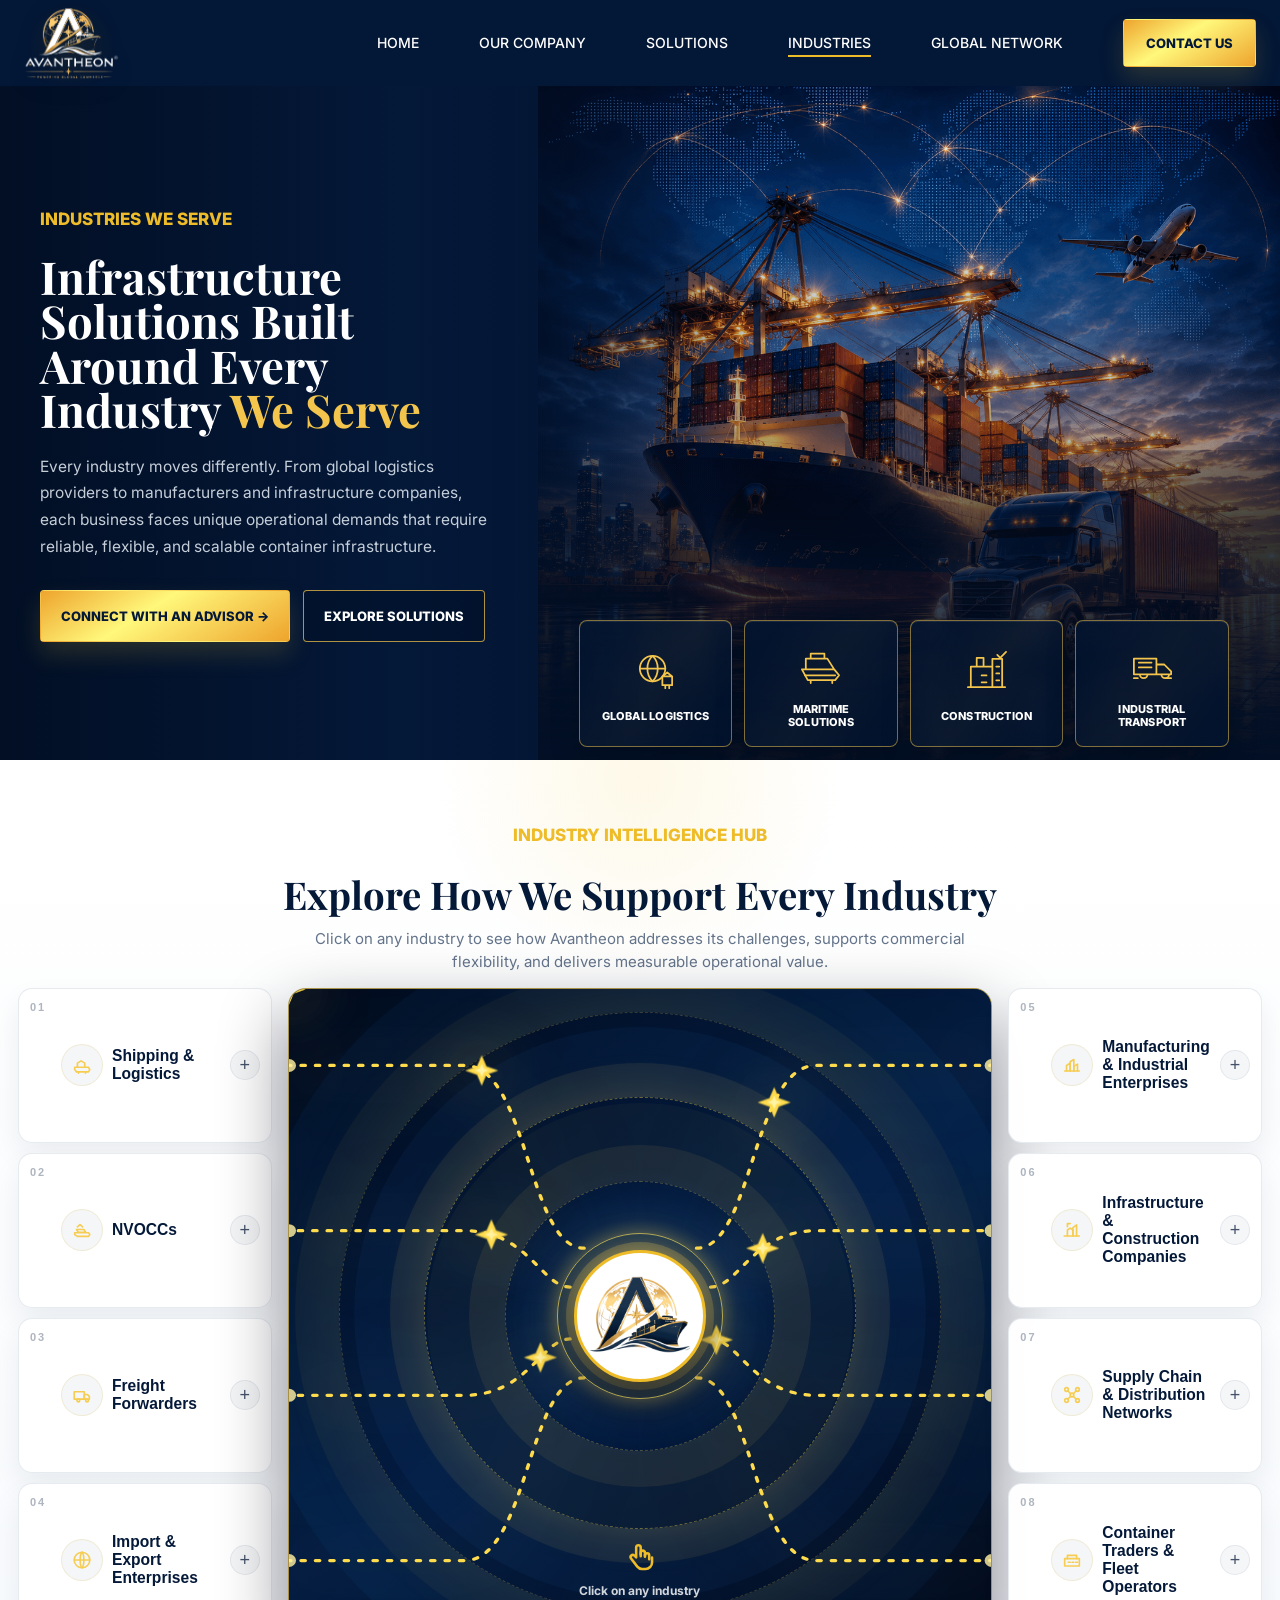
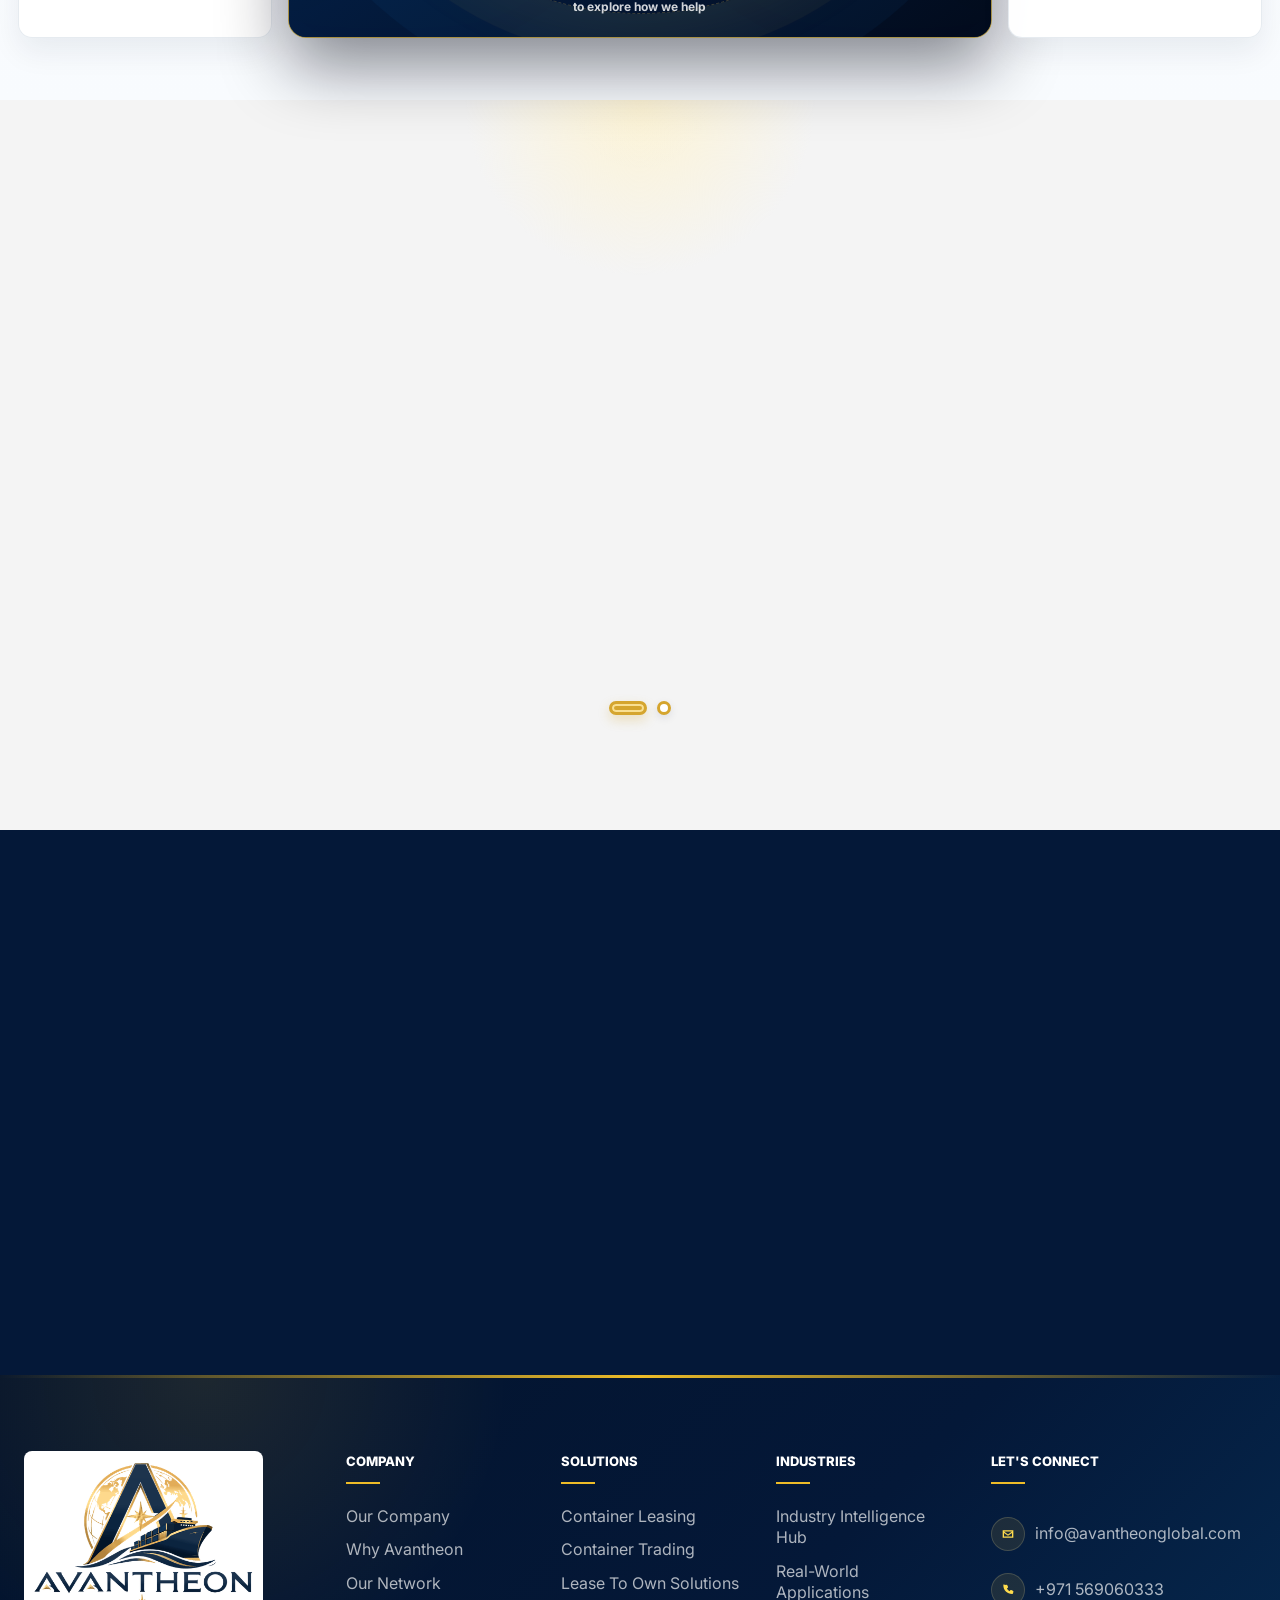
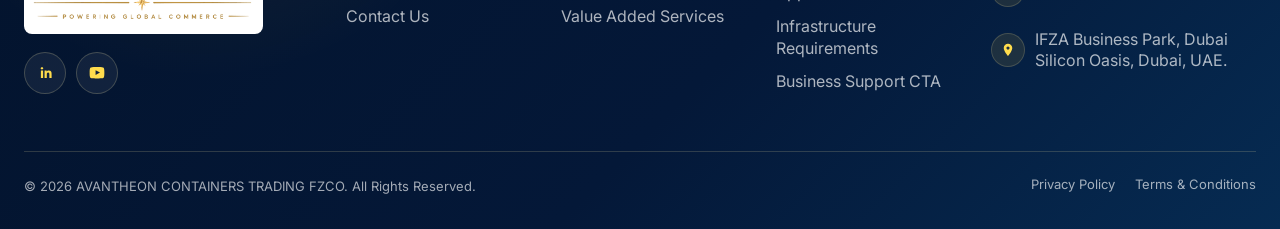
<file: industries.html>
<!DOCTYPE html>
<html lang="en">
<head>
    <meta charset="UTF-8">
    <meta name="viewport" content="width=device-width, initial-scale=1.0">
    <meta name="description" content="Explore how Avantheon supports global industries with flexible container leasing, trading, and ownership solutions.">
    <meta name="theme-color" content="#041838">
    <title>AVANTHEON Industries | Infrastructure Solutions Built Around Every Industry</title>
    <link rel="preconnect" href="https://fonts.googleapis.com">
    <link rel="preconnect" href="https://fonts.gstatic.com" crossorigin>
    <link rel="preload" as="image" href="images/about.png">
    <link rel="preload" as="image" href="images/hero.jpg">
    <link href="https://fonts.googleapis.com/css2?family=Inter:wght@400;500;600;700;800&family=Playfair+Display:wght@700&display=swap" rel="stylesheet">
    <link rel="stylesheet" href="style.css">
    <link rel="shortcut icon" href="images/fav.png" type="image/x-icon">
</head>
<body class="industries-page">
    <a class="skip-link" href="#main">Skip to content</a>

    <header class="site-header" id="site-header">
        <div class="container header-inner">
            <a class="brand" href="index.html" aria-label="AVANTHEON home">
                <img src="images/avantheon-logo.png" alt="AVANTHEON logo" class="logo-heander">
            </a>

            <button class="menu-toggle" type="button" aria-expanded="false" aria-controls="primary-nav" aria-label="Open navigation">
                <span></span>
                <span></span>
                <span></span>
            </button>

            <nav class="primary-nav" id="primary-nav" aria-label="Primary navigation">
                <a class="nav-link" href="index.html#home">Home</a>
                <a class="nav-link" href="about.html">Our Company</a>
                <a class="nav-link" href="solution.html">Solutions</a>
                <a class="nav-link active" href="#home" aria-current="page">Industries</a>
                <a class="nav-link" href="index.html#operations">Global Network</a>
                <a class="button button-gold nav-cta" href="contact.html">Contact Us</a>
            </nav>
        </div>
    </header>

    <main id="main">
        <section class="industry-hero" id="home">
            <div class="container-fluid industry-hero-layout">
                <div class="industry-hero-copy reveal">
                    <p class="eyebrow">Industries We Serve</p>
                    <h1>Infrastructure Solutions Built Around Every Industry <span>We Serve</span></h1>
                    <p>Every industry moves differently. From global logistics providers to manufacturers and infrastructure companies, each business faces unique operational demands that require reliable, flexible, and scalable container infrastructure.</p>
                    <p>Avantheon partners with organizations across the global trade ecosystem, delivering container leasing, strategic trading, and ownership solutions designed to strengthen operations, improve commercial flexibility, and support long-term business growth.</p>
                    <div class="industry-hero-actions">
                        <a class="button button-gold" href="contact.html#enquiry-form">Connect With An Advisor -&gt;</a>
                        <a class="button button-outline" href="#industry-hub">Explore Solutions</a>
                    </div>
                </div>

                <div class="industry-hero-showcase reveal" aria-label="Avantheon industry sectors">
                    <figure class="industry-hero-image">
                        <img src="images/industries-22.png" alt="Container ship and port infrastructure supporting global trade" loading="eager">
                    </figure>

                    <div class="industry-hero-points" aria-label="Avantheon industry strengths">
                        <article>
                            <svg viewBox="0 0 48 48" aria-hidden="true" focusable="false">
                                <circle cx="21" cy="21" r="13"></circle>
                                <path d="M8 21h26M21 8c4 3.7 5.3 9.2 5.3 13S25 30.3 21 34M21 8c-4 3.7-5.3 9.2-5.3 13S17 30.3 21 34"></path>
                                <path d="M31 29h10v9H31zM31 29l5-4 5 4M34 38v3m4-3v3"></path>
                            </svg>
                            <span>Global Logistics</span>
                        </article>
                        <article>
                            <svg viewBox="0 0 48 48" aria-hidden="true" focusable="false">
                                <path d="M5 29h33l5 6-4 5H11zM9 29V18h22l7 11M14 18v-5h14v5M14 40v3m22-3v3"></path>
                                <path d="M8 35h31"></path>
                            </svg>
                            <span>Maritime Solutions</span>
                        </article>
                        <article>
                            <svg viewBox="0 0 48 48" aria-hidden="true" focusable="false">
                                <path d="M8 40V19h22v21M30 40V11h10v29M5 40h38M14 19V10h7v9M19 28h5m-5 7h5M34 19h3m-3 7h3m-3 7h3"></path>
                                <path d="m35 7 3 3 6-6"></path>
                            </svg>
                            <span>Construction</span>
                        </article>
                        <article>
                            <svg viewBox="0 0 48 48" aria-hidden="true" focusable="false">
                                <path d="M5 18h23v16H5zM28 24h8l7 7v3H28zM11 34a4 4 0 1 0 8 0m14 0a4 4 0 1 0 8 0"></path>
                                <path d="M10 22h13m-13 5h13M5 38h4m29 0h5"></path>
                            </svg>
                            <span>Industrial Transport</span>
                        </article>
                    </div>
                </div>
            </div>
        </section>

        <section class="industry-hub-section section" id="industry-hub">
            <div class="container-fluid">
                <div class="industry-section-intro reveal">
                    <p class="eyebrow">Industry Intelligence Hub</p>
                    <h2>Explore How We Support Every Industry</h2>
                    <p>Click on any industry to see how Avantheon addresses its challenges, supports commercial flexibility, and delivers measurable operational value.</p>
                </div>

                <div class="industry-hub-layout reveal">
                    <div class="industry-list industry-list-left" aria-label="Industries list left">
                        <button class="industry-node" type="button" data-industry="shipping-logistics" aria-pressed="false" aria-controls="industry-detail-panel">
                            <span class="industry-node-index">01</span>
                            <span class="industry-node-icon" aria-hidden="true">
                                <svg viewBox="0 0 24 24"><path d="M4 14.5h15l1.5 2.5-1.5 2.5H6L4 17z"></path><path d="M7 14.5V10l4-2.5 4 2.5v4.5"></path><path d="M8.2 19.5v1.5m7.6-1.5v1.5"></path></svg>
                            </span>
                            <span class="industry-node-copy">
                                <h3>Shipping &amp; Logistics</h3>
                                <!-- <small>Keeping Global Cargo Moving Efficiently</small> -->
                            </span>
                            <span class="industry-node-action" aria-hidden="true">+</span>
                        </button>

                        <button class="industry-node" type="button" data-industry="nvoccs" aria-pressed="false" aria-controls="industry-detail-panel">
                            <span class="industry-node-index">02</span>
                            <span class="industry-node-icon" aria-hidden="true">
                                <svg viewBox="0 0 24 24"><path d="M4 15h15l1.5 2-1.5 2H7L4 17z"></path><path d="M6 11.5h8l2 3H8z"></path><path d="M7 8.5 9.8 6l2.8 2.5"></path></svg>
                            </span>
                            <span class="industry-node-copy">
                                <h3>NVOCCs</h3>
                                <!-- <small>Infrastructure Built For Agile Freight Operations</small> -->
                            </span>
                            <span class="industry-node-action" aria-hidden="true">+</span>
                        </button>

                        <button class="industry-node" type="button" data-industry="freight-forwarders" aria-pressed="false" aria-controls="industry-detail-panel">
                            <span class="industry-node-index">03</span>
                            <span class="industry-node-icon" aria-hidden="true">
                                <svg viewBox="0 0 24 24"><path d="M3.5 8.5h11v8h-11z"></path><path d="M14.5 11.5h3.5l2 2v3h-5.5z"></path><circle cx="8" cy="18" r="1.5"></circle><circle cx="17.5" cy="18" r="1.5"></circle></svg>
                            </span>
                            <span class="industry-node-copy">
                                <h3>Freight Forwarders</h3>
                                <!-- <small>Supporting Efficient End-to-End Logistics</small> -->
                            </span>
                            <span class="industry-node-action" aria-hidden="true">+</span>
                        </button>

                        <button class="industry-node" type="button" data-industry="import-export" aria-pressed="false" aria-controls="industry-detail-panel">
                            <span class="industry-node-index">04</span>
                            <span class="industry-node-icon" aria-hidden="true">
                                <svg viewBox="0 0 24 24"><circle cx="12" cy="12" r="8.5"></circle><path d="M3.5 12h17M12 3.5c2.7 2.7 2.7 14.3 0 17m0-17c-2.7 2.7-2.7 14.3 0 17"></path></svg>
                            </span>
                            <span class="industry-node-copy">
                                <h3>Import &amp; Export Enterprises</h3>
                                <!-- <small>Simplifying International Trade Operations</small> -->
                            </span>
                            <span class="industry-node-action" aria-hidden="true">+</span>
                        </button>
                    </div>

                    <div class="industry-spotlight">
                        <div class="industry-detail-panel is-default" id="industry-detail-panel" aria-live="polite">
                            <div class="industry-detail-default">
                                <svg class="industry-default-network" viewBox="0 0 100 100" preserveAspectRatio="none" aria-hidden="true">
                                    <defs>
                                        <path id="industry-path-left-1" d="M42 40 C34 40 34 11.8 25 11.8 H0"></path>
                                        <path id="industry-path-left-2" d="M40 46 C36 46 34 37.3 25 37.3 H0"></path>
                                        <path id="industry-path-left-3" d="M40 54 C36 54 34 62.7 25 62.7 H0"></path>
                                        <path id="industry-path-left-4" d="M42 60 C34 60 34 88.2 25 88.2 H0"></path>
                                        <path id="industry-path-right-1" d="M58 40 C66 40 66 11.8 75 11.8 H100"></path>
                                        <path id="industry-path-right-2" d="M60 46 C64 46 66 37.3 75 37.3 H100"></path>
                                        <path id="industry-path-right-3" d="M60 54 C64 54 66 62.7 75 62.7 H100"></path>
                                        <path id="industry-path-right-4" d="M58 60 C66 60 66 88.2 75 88.2 H100"></path>
                                    </defs>
                                    <g class="industry-network-lines">
                                        <use href="#industry-path-left-1"></use>
                                        <use href="#industry-path-left-2"></use>
                                        <use href="#industry-path-left-3"></use>
                                        <use href="#industry-path-left-4"></use>
                                        <use href="#industry-path-right-1"></use>
                                        <use href="#industry-path-right-2"></use>
                                        <use href="#industry-path-right-3"></use>
                                        <use href="#industry-path-right-4"></use>
                                    </g>
                                    <g class="industry-network-endpoints">
                                        <circle cx="0" cy="11.8" r="1"></circle>
                                        <circle cx="0" cy="37.3" r="1"></circle>
                                        <circle cx="0" cy="62.7" r="1"></circle>
                                        <circle cx="0" cy="88.2" r="1"></circle>
                                        <circle cx="100" cy="11.8" r="1"></circle>
                                        <circle cx="100" cy="37.3" r="1"></circle>
                                        <circle cx="100" cy="62.7" r="1"></circle>
                                        <circle cx="100" cy="88.2" r="1"></circle>
                                    </g>
                                    <g class="industry-network-dots">
                                        <path class="industry-network-star" d="M0 -1.7 L0.48 -0.48 L1.7 0 L0.48 0.48 L0 1.7 L-0.48 0.48 L-1.7 0 L-0.48 -0.48 Z">
                                            <animateMotion dur="5.8s" repeatCount="indefinite"><mpath href="#industry-path-left-1"></mpath></animateMotion>
                                        </path>
                                        <path class="industry-network-star" d="M0 -1.7 L0.48 -0.48 L1.7 0 L0.48 0.48 L0 1.7 L-0.48 0.48 L-1.7 0 L-0.48 -0.48 Z">
                                            <animateMotion dur="5.8s" begin="0.6s" repeatCount="indefinite"><mpath href="#industry-path-right-1"></mpath></animateMotion>
                                        </path>
                                        <path class="industry-network-star" d="M0 -1.7 L0.48 -0.48 L1.7 0 L0.48 0.48 L0 1.7 L-0.48 0.48 L-1.7 0 L-0.48 -0.48 Z">
                                            <animateMotion dur="5.8s" begin="1.2s" repeatCount="indefinite"><mpath href="#industry-path-left-2"></mpath></animateMotion>
                                        </path>
                                        <path class="industry-network-star" d="M0 -1.7 L0.48 -0.48 L1.7 0 L0.48 0.48 L0 1.7 L-0.48 0.48 L-1.7 0 L-0.48 -0.48 Z">
                                            <animateMotion dur="5.8s" begin="1.8s" repeatCount="indefinite"><mpath href="#industry-path-right-2"></mpath></animateMotion>
                                        </path>
                                        <path class="industry-network-star" d="M0 -1.7 L0.48 -0.48 L1.7 0 L0.48 0.48 L0 1.7 L-0.48 0.48 L-1.7 0 L-0.48 -0.48 Z">
                                            <animateMotion dur="5.8s" begin="2.4s" repeatCount="indefinite"><mpath href="#industry-path-left-3"></mpath></animateMotion>
                                        </path>
                                        <path class="industry-network-star" d="M0 -1.7 L0.48 -0.48 L1.7 0 L0.48 0.48 L0 1.7 L-0.48 0.48 L-1.7 0 L-0.48 -0.48 Z">
                                            <animateMotion dur="5.8s" begin="3s" repeatCount="indefinite"><mpath href="#industry-path-right-3"></mpath></animateMotion>
                                        </path>
                                        <path class="industry-network-star" d="M0 -1.7 L0.48 -0.48 L1.7 0 L0.48 0.48 L0 1.7 L-0.48 0.48 L-1.7 0 L-0.48 -0.48 Z">
                                            <animateMotion dur="5.8s" begin="3.6s" repeatCount="indefinite"><mpath href="#industry-path-left-4"></mpath></animateMotion>
                                        </path>
                                        <path class="industry-network-star" d="M0 -1.7 L0.48 -0.48 L1.7 0 L0.48 0.48 L0 1.7 L-0.48 0.48 L-1.7 0 L-0.48 -0.48 Z">
                                            <animateMotion dur="5.8s" begin="4.2s" repeatCount="indefinite"><mpath href="#industry-path-right-4"></mpath></animateMotion>
                                        </path>
                                    </g>
                                </svg>
                                <div class="industry-detail-default-mark">
                                    <img src="images/Logo.png" class="img img-fluid" alt="Industries we serve" loading="lazy">
                                </div>
                                <div class="industry-default-cue">
                                    <svg viewBox="0 0 24 24" aria-hidden="true">
                                        <path d="M9.3 10.8V4.6a1.6 1.6 0 0 1 3.2 0v6.2"></path>
                                        <path d="M12.5 9.3v-1a1.5 1.5 0 0 1 3 0v2.8"></path>
                                        <path d="M15.5 10.2a1.5 1.5 0 0 1 3 0v2.7"></path>
                                        <path d="M9.3 11.5 8 10.2a1.6 1.6 0 0 0-2.3 2.2l4.4 5.7c.8 1 2 1.6 3.3 1.6h2.5a4.6 4.6 0 0 0 4.6-4.6v-3.5"></path>
                                    </svg>
                                    <p>Click on any industry<br>to explore how we help</p>
                                </div>
                            </div>
                        </div>
                    </div>

                    <div class="industry-list industry-list-right" aria-label="Industries list right">
                        <button class="industry-node" type="button" data-industry="manufacturing-industrial" aria-pressed="false" aria-controls="industry-detail-panel">
                            <span class="industry-node-index">05</span>
                            <span class="industry-node-icon" aria-hidden="true">
                                <svg viewBox="0 0 24 24"><path d="M4 18.5h16"></path><path d="M6 18.5v-6l4-2.5v8.5"></path><path d="M10 18.5V8.5l4-2.5v12.5"></path><path d="M14 18.5v-5l4-2.5v7.5"></path></svg>
                            </span>
                            <span class="industry-node-copy">
                                <h3>Manufacturing &amp; Industrial Enterprises</h3>
                                <!-- <small>Infrastructure That Supports Continuous Production</small> -->
                            </span>
                            <span class="industry-node-action" aria-hidden="true">+</span>
                        </button>

                        <button class="industry-node" type="button" data-industry="infrastructure-construction" aria-pressed="false" aria-controls="industry-detail-panel">
                            <span class="industry-node-index">06</span>
                            <span class="industry-node-icon" aria-hidden="true">
                                <svg viewBox="0 0 24 24"><path d="M3.5 18.5H20"></path><path d="M7 18.5v-6.5l3-2 3 2v6.5"></path><path d="M13 18.5v-9l4-3v12"></path><path d="M7 8.5V5h3"></path></svg>
                            </span>
                            <span class="industry-node-copy">
                                <h3>Infrastructure &amp; Construction Companies</h3>
                                <!-- <small>Supporting Projects From Groundbreaking To Completion</small> -->
                            </span>
                            <span class="industry-node-action" aria-hidden="true">+</span>
                        </button>

                        <button class="industry-node" type="button" data-industry="supply-chain-distribution" aria-pressed="false" aria-controls="industry-detail-panel">
                            <span class="industry-node-index">07</span>
                            <span class="industry-node-icon" aria-hidden="true">
                                <svg viewBox="0 0 24 24"><circle cx="6" cy="6" r="2"></circle><circle cx="18" cy="6" r="2"></circle><circle cx="6" cy="18" r="2"></circle><circle cx="18" cy="18" r="2"></circle><circle cx="12" cy="12" r="2"></circle><path d="M7.4 7.4 10.6 10.6M16.6 7.4l-3.2 3.2M7.4 16.6l3.2-3.2m2.8 0 3.2 3.2"></path></svg>
                            </span>
                            <span class="industry-node-copy">
                                <h3>Supply Chain &amp; Distribution Networks</h3>
                                <!-- <small>Strengthening Supply Chain Resilience</small> -->
                            </span>
                            <span class="industry-node-action" aria-hidden="true">+</span>
                        </button>

                        <button class="industry-node" type="button" data-industry="container-traders-fleet" aria-pressed="false" aria-controls="industry-detail-panel">
                            <span class="industry-node-index">08</span>
                            <span class="industry-node-icon" aria-hidden="true">
                                <svg viewBox="0 0 24 24"><path d="M4 10.5h16v8H4z"></path><path d="M7 10.5V7h10v3.5M8 14.5h2m2 0h2m2 0h2"></path></svg>
                            </span>
                            <span class="industry-node-copy">
                                <h3>Container Traders &amp; Fleet Operators</h3>
                                <!-- <small>Optimizing Container Assets For Maximum Value</small> -->
                            </span>
                            <span class="industry-node-action" aria-hidden="true">+</span>
                        </button>
                    </div>
                </div>
            </div>
        </section>

        <section class="industry-applications section" id="applications">
            <div class="container-fluid">
                <div class="industry-section-intro reveal">
                    <p class="eyebrow">Real-World Applications</p>
                    <h2>Supporting Businesses Across Every Stage Of Global Commerce</h2>
                    <p>Our infrastructure solutions support a wide range of commercial operations across industries, enabling businesses to adapt, scale, and operate with greater confidence.</p>
                </div>

                <div class="application-carousel reveal" role="region" aria-roledescription="carousel" aria-label="Real-world applications">
                    <button class="application-nav application-nav-prev" type="button" aria-label="Previous applications">
                        <svg viewBox="0 0 24 24" aria-hidden="true"><path d="m14.5 5-7 7 7 7"></path></svg>
                    </button>

                    <div class="application-scroller" id="application-scroller" tabindex="0">
                        <article class="application-card">
                            <span class="application-icon" aria-hidden="true"><svg viewBox="0 0 24 24"><path d="M3.5 8.5h11v8h-11z"></path><path d="M14.5 11.5h3.5l2 2v3h-5.5z"></path><circle cx="8" cy="18" r="1.5"></circle><circle cx="17.5" cy="18" r="1.5"></circle></svg></span>
                            <h3>Cross-Border Logistics</h3>
                            <p>Moving cargo across borders with reliable container access and responsive support.</p>
                        </article>
                        <article class="application-card">
                            <span class="application-icon" aria-hidden="true"><svg viewBox="0 0 24 24"><rect x="4" y="5" width="16" height="15" rx="2"></rect><path d="M8 3.5v4M16 3.5v4M4 9.5h16"></path><circle cx="9" cy="13" r="1"></circle><circle cx="15" cy="13" r="1"></circle><circle cx="9" cy="17" r="1"></circle></svg></span>
                            <h3>Seasonal Capacity Expansion</h3>
                            <p>Scaling operations quickly during peak demand windows and market surges.</p>
                        </article>
                        <article class="application-card">
                            <span class="application-icon" aria-hidden="true"><svg viewBox="0 0 24 24"><path d="M4 20.5h16"></path><path d="M6 20.5v-8l6-4 6 4v8"></path><path d="M9 20.5v-4h6v4"></path></svg></span>
                            <h3>Temporary Industrial Storage</h3>
                            <p>Securing materials and inventory on site without permanent infrastructure.</p>
                        </article>
                        <article class="application-card">
                            <span class="application-icon" aria-hidden="true"><svg viewBox="0 0 24 24"><path d="M4 18.5h16"></path><path d="M6 18.5v-6.5l4-2.5v9"></path><path d="M10 10.5h8"></path><path d="M14 10.5V6l3 2.5v10"></path></svg></span>
                            <h3>Project Cargo Support</h3>
                            <p>Handling specialized cargo needs with flexible equipment for complex projects.</p>
                        </article>
                        <article class="application-card">
                            <span class="application-icon" aria-hidden="true"><svg viewBox="0 0 24 24"><path d="M3.5 14.5h15l1.5 2.5-1.5 2.5H6L3.5 17z"></path><path d="M7 10h10l2 4.5H5z"></path><path d="M8 8 10.5 5.5 13 8"></path></svg></span>
                            <h3>Export Operations</h3>
                            <p>Supporting smooth outbound trade flows with dependable container availability.</p>
                        </article>
                        <article class="application-card">
                            <span class="application-icon" aria-hidden="true"><svg viewBox="0 0 24 24"><path d="M3.5 18.5H20"></path><path d="M6.5 18.5v-6l3.5-2.5v8.5"></path><path d="M10 10.5V7l4-2v13.5"></path><path d="M14 18.5v-5l3.5-2v7"></path></svg></span>
                            <h3>Infrastructure Projects</h3>
                            <p>Powering project delivery with deployable storage and transport support.</p>
                        </article>
                        <article class="application-card">
                            <span class="application-icon" aria-hidden="true"><svg viewBox="0 0 24 24"><path d="M4 18.5h16"></path><path d="M6 18.5V8.5h4v10M10 12h4v6.5m0-8V6h4v12.5"></path></svg></span>
                            <h3>Manufacturing Logistics</h3>
                            <p>Streamlining inbound materials and finished goods movement across operations.</p>
                        </article>
                        <article class="application-card">
                            <span class="application-icon" aria-hidden="true"><svg viewBox="0 0 24 24"><circle cx="6" cy="6" r="2"></circle><circle cx="18" cy="6" r="2"></circle><circle cx="6" cy="18" r="2"></circle><circle cx="18" cy="18" r="2"></circle><circle cx="12" cy="12" r="2"></circle><path d="M7.4 7.4 10.6 10.6M16.6 7.4l-3.2 3.2M7.4 16.6l3.2-3.2m2.8 0 3.2 3.2"></path></svg></span>
                            <h3>Supply Chain Optimization</h3>
                            <p>Improving flexibility and efficiency across warehousing and distribution networks.</p>
                        </article>
                    </div>

                    <button class="application-nav application-nav-next" type="button" aria-label="Next applications">
                        <svg viewBox="0 0 24 24" aria-hidden="true"><path d="m9.5 5 7 7-7 7"></path></svg>
                    </button>
                </div>

                <div class="application-dots" id="application-dots" role="group" aria-label="Application carousel pagination"></div>
            </div>
        </section>

        <section class="industry-support " id="support">
            <div class="container-fluid industry-support-layout reveal">
                <article class="industry-support-card industry-support-map">
                    <p class="eyebrow">Can't Find Your Industry?</p>
                    <h2>Every Business Has Unique Infrastructure Requirements</h2>
                    <p>Our expertise extends beyond industry categories. If your business depends on reliable container infrastructure, we'll work with you to develop a solution aligned with your operational objectives, commercial priorities, and long-term growth plans.</p>
                    <a class="button button-outline" href="mailto:info@avantheonglobal.com">
                        <span>Connect With An Advisor</span>
                        <svg viewBox="0 0 24 24" aria-hidden="true"><path d="M5 12h13M13 6l6 6-6 6"></path></svg>
                    </a>
                  
                </article>

            </div>
        </section>
    </main>

    <footer class="footer">
        <div class="container footer-grid">
            <div class="footer-brand">
                <a class="brand" href="index.html" aria-label="AVANTHEON home">
                    <img src="images/footer-logo.png" alt="AVANTHEON logo" class="footer-logo" loading="lazy" decoding="async">
                </a>
                <!-- <p>Container infrastructure solutions for seamless commerce across the global trade ecosystem.</p> -->
                <div class="social-links">
                    <a href="#" aria-label="LinkedIn">
                        <svg viewBox="0 0 24 24" aria-hidden="true"><path d="M6.5 8.8h3v9.7h-3V8.8Zm1.5-4.6c1 0 1.7.7 1.7 1.6 0 .9-.7 1.6-1.8 1.6-1 0-1.7-.7-1.7-1.6 0-.9.7-1.6 1.8-1.6Zm3.3 4.6h2.9v1.3c.4-.8 1.4-1.6 2.9-1.6 3.1 0 3.7 2 3.7 4.7v5.3h-3v-4.7c0-1.1 0-2.6-1.6-2.6s-1.8 1.2-1.8 2.5v4.8h-3V8.8Z"/></svg>
                    </a>
                    <a href="#" aria-label="YouTube">
                        <svg viewBox="0 0 24 24" aria-hidden="true"><path d="M21.6 7.2s-.2-1.5-.8-2.1c-.8-.8-1.7-.8-2.1-.9C15.8 4 12 4 12 4s-3.8 0-6.7.2c-.4.1-1.3.1-2.1.9-.6.6-.8 2.1-.8 2.1S2.2 9 2.2 10.8v1.7c0 1.8.2 3.6.2 3.6s.2 1.5.8 2.1c.8.8 1.9.8 2.4.9 1.7.2 6.4.2 6.4.2s3.8 0 6.7-.2c.4-.1 1.3-.1 2.1-.9.6-.6.8-2.1.8-2.1s.2-1.8.2-3.6v-1.7c0-1.8-.2-3.6-.2-3.6ZM10.1 14.5V8.3l5.9 3.1-5.9 3.1Z"/></svg>
                    </a>
                </div>
            </div>
            <div>
                <h3>Company</h3>
                <a href="about.html">Our Company</a>
                <a href="index.html#advantage">Why Avantheon</a>
                <a href="index.html#operations">Our Network</a>
                <a href="contact.html">Contact Us</a>
            </div>
            <div>
                <h3>Solutions</h3>
                <a href="solution.html#solution-explorer">Container Leasing</a>
                <a href="solution.html#solution-explorer">Container Trading</a>
                <a href="solution.html#solution-explorer">Lease To Own Solutions</a>
                <a href="contact.html#enquiry-form">Value Added Services</a>
            </div>
            <div>
                <h3>Industries</h3>
                <a href="#industry-hub">Industry Intelligence Hub</a>
                <a href="#applications">Real-World Applications</a>
                <a href="#support">Infrastructure Requirements</a>
                <a href="#final-cta">Business Support CTA</a>
            </div>
            <div>
                <h3>Let's Connect</h3>
                <div class="footer-contact">
                    <a href="mailto:info@avantheonglobal.com">
                        <svg viewBox="0 0 24 24" aria-hidden="true"><path d="M4 6.5h16v11H4v-11Zm8 6.1 6-4.2H6l6 4.2Zm0 2.1L6 10.5v5.2h12v-5.2l-6 4.2Z"/></svg>
                        <span>info@avantheonglobal.com</span>
                    </a>
                    <a href="tel:+971569060333">
                        <svg viewBox="0 0 24 24" aria-hidden="true"><path d="M7.1 4.5 9.6 4c.6-.1 1.2.2 1.4.8l1 2.4c.2.5.1 1-.3 1.4l-1.4 1.1c.9 1.8 2.3 3.2 4 4l1.2-1.4c.3-.4.9-.5 1.4-.3l2.4 1c.6.2.9.8.8 1.4l-.5 2.5c-.1.7-.7 1.1-1.4 1.1C10.8 18 5 12.2 5 4.9c0-.7.5-1.3 1.1-1.4Z"/></svg>
                        <span>+971 569060333</span>
                    </a>
                    <span>
                        <svg viewBox="0 0 24 24" aria-hidden="true"><path d="M12 2.8c3.5 0 6.4 2.8 6.4 6.3 0 4.6-6.4 12.1-6.4 12.1S5.6 13.7 5.6 9.1c0-3.5 2.9-6.3 6.4-6.3Zm0 8.7c1.3 0 2.4-1.1 2.4-2.4S13.3 6.7 12 6.7 9.6 7.8 9.6 9.1s1.1 2.4 2.4 2.4Z"/></svg>
                        <span>IFZA Business Park, Dubai Silicon Oasis, Dubai, UAE.</span>
                    </span>
                </div>
            </div>
        </div>
        <div class="container footer-bottom">
            <p>&copy; 2026 AVANTHEON CONTAINERS TRADING FZCO. All Rights Reserved.</p>
            <div>
                <a href="privacy-policy.html">Privacy Policy</a>
                <a href="terms-conditions.html">Terms &amp; Conditions</a>
            </div>
        </div>
    </footer>

    <script src="industries-page.js"></script>
</body>
</html>
</file>
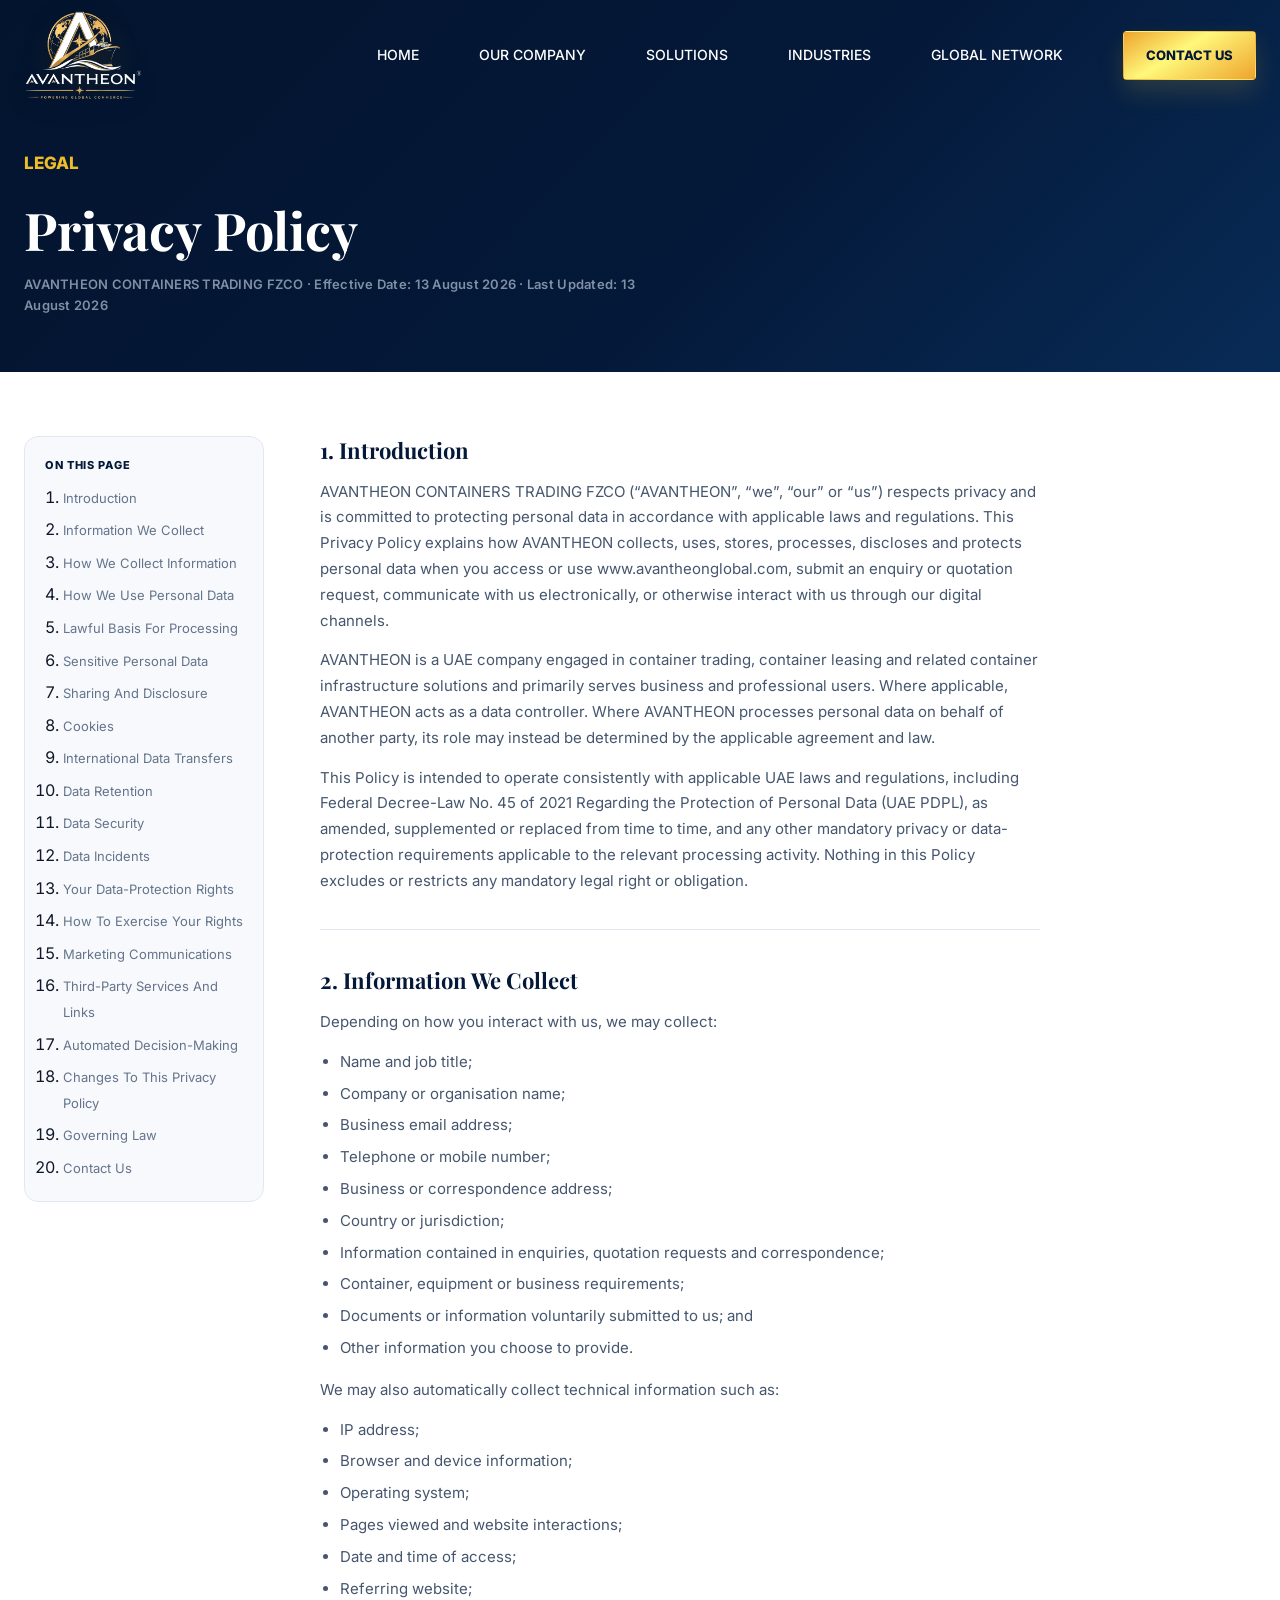
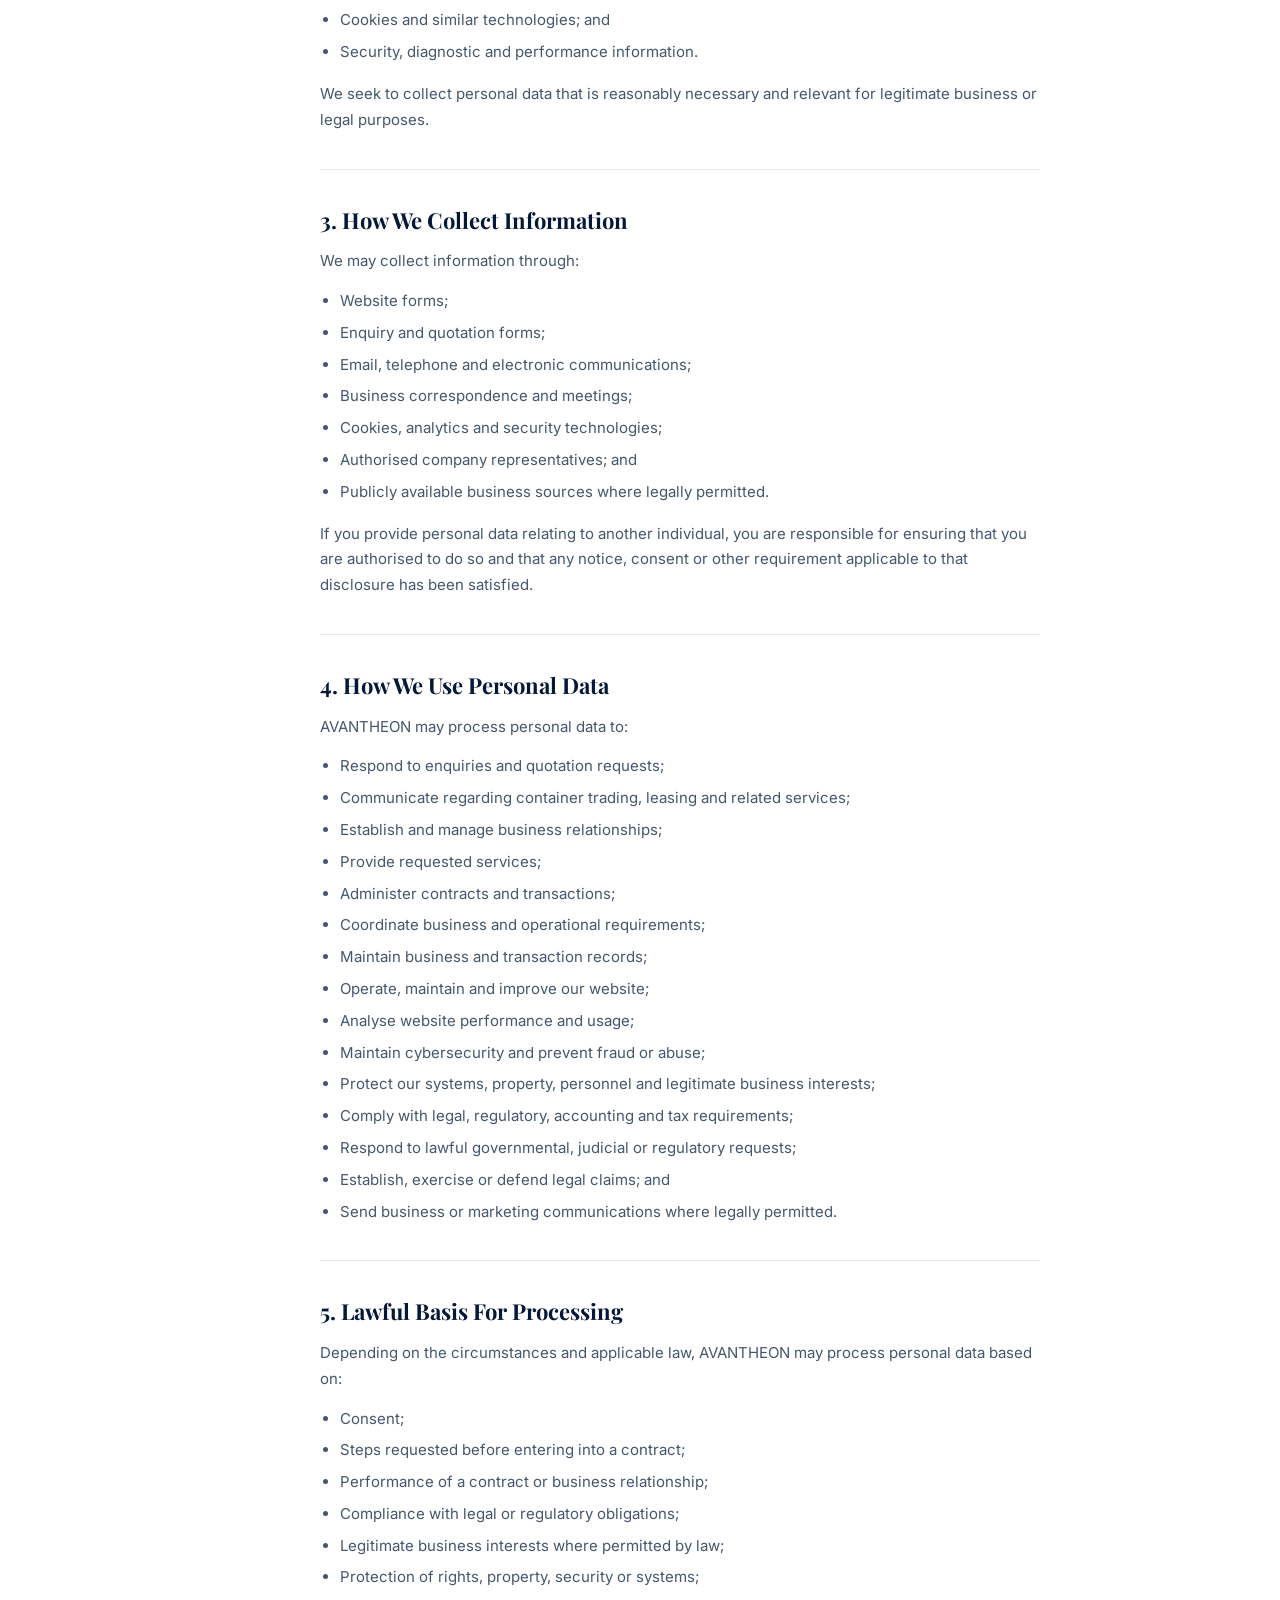
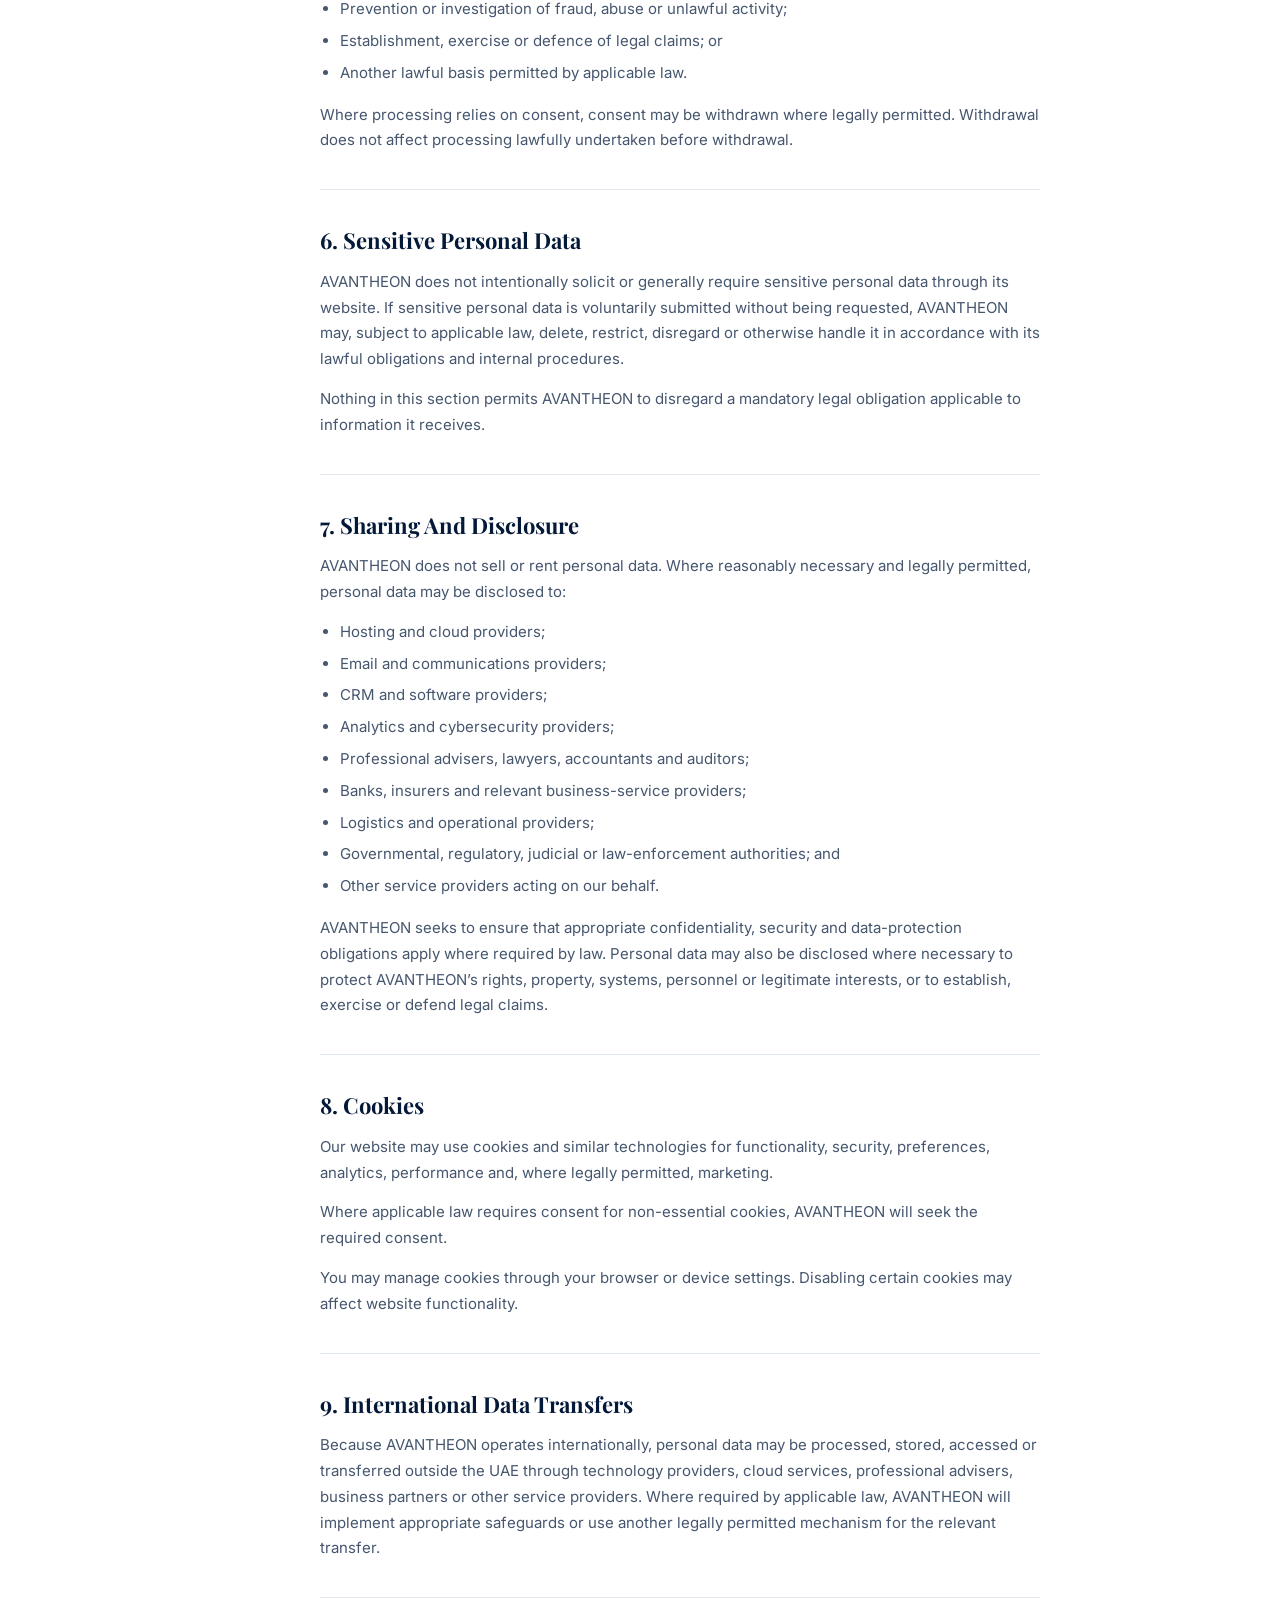
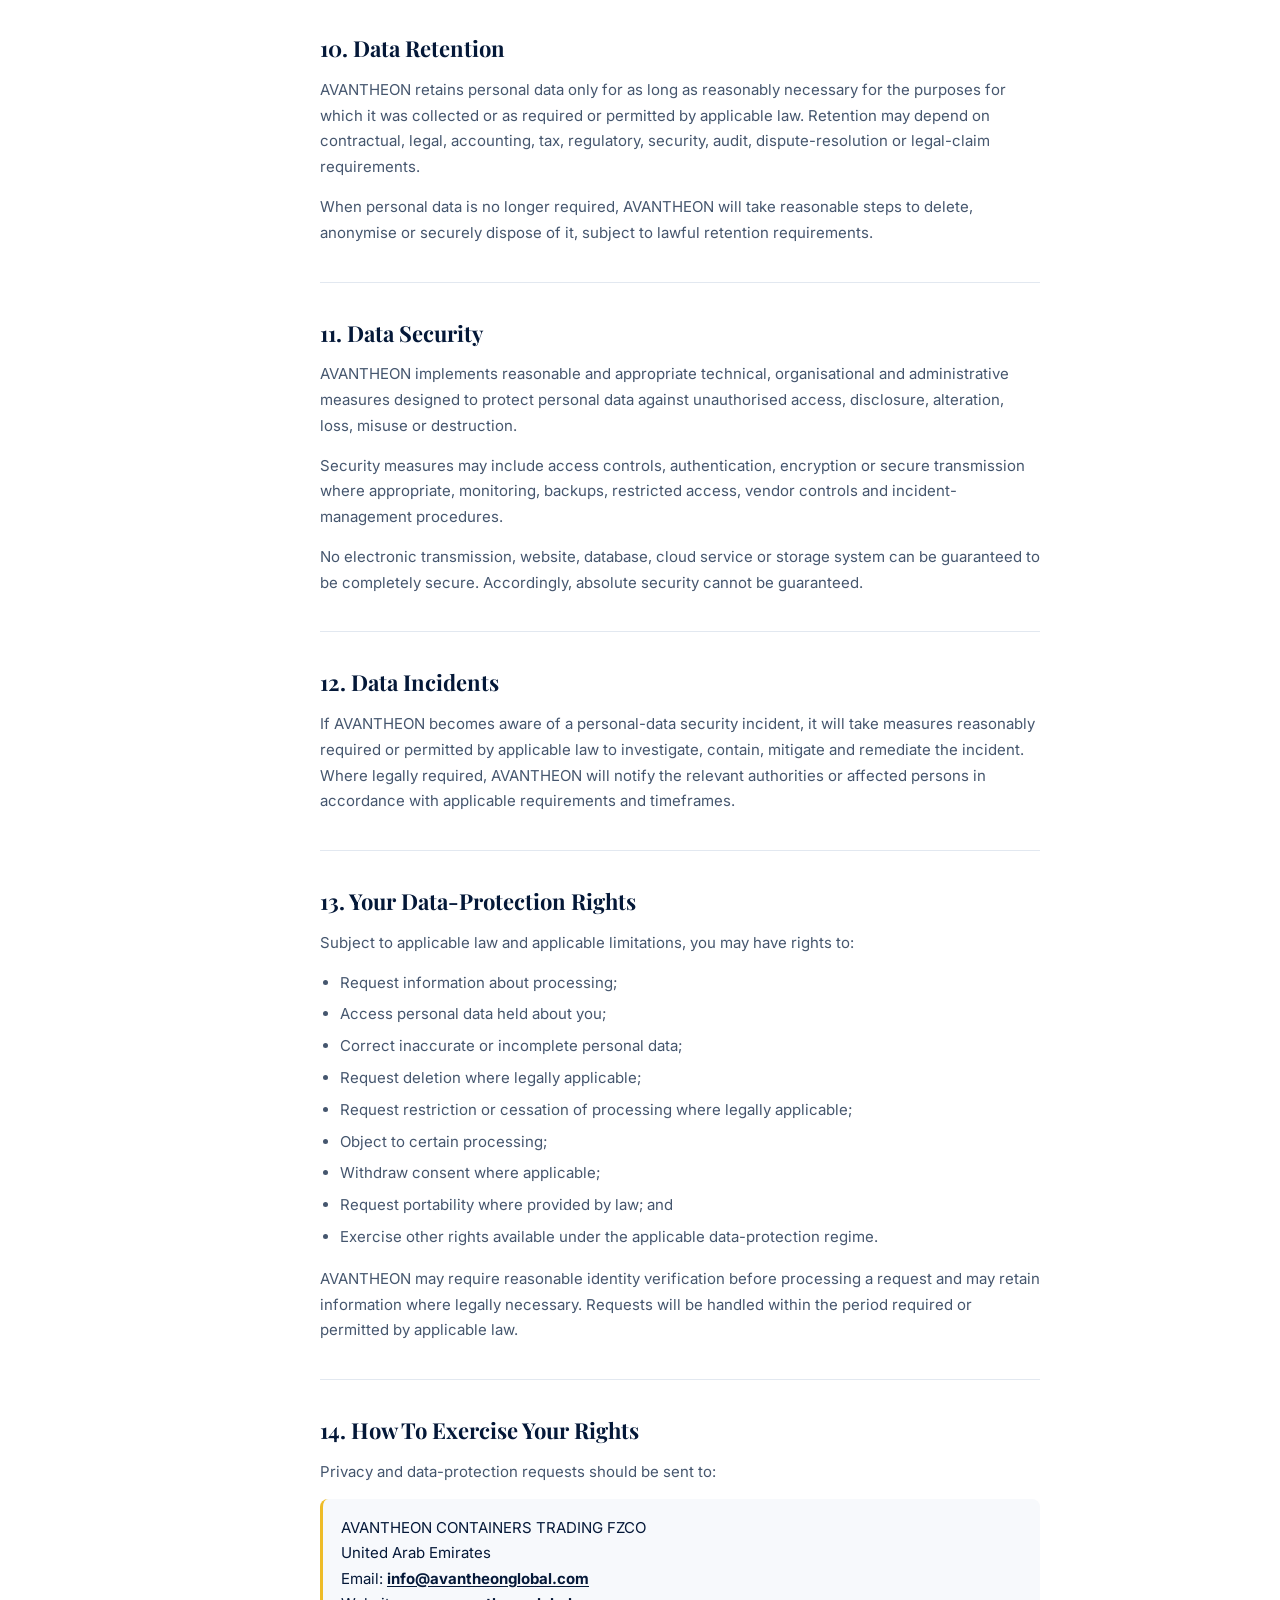
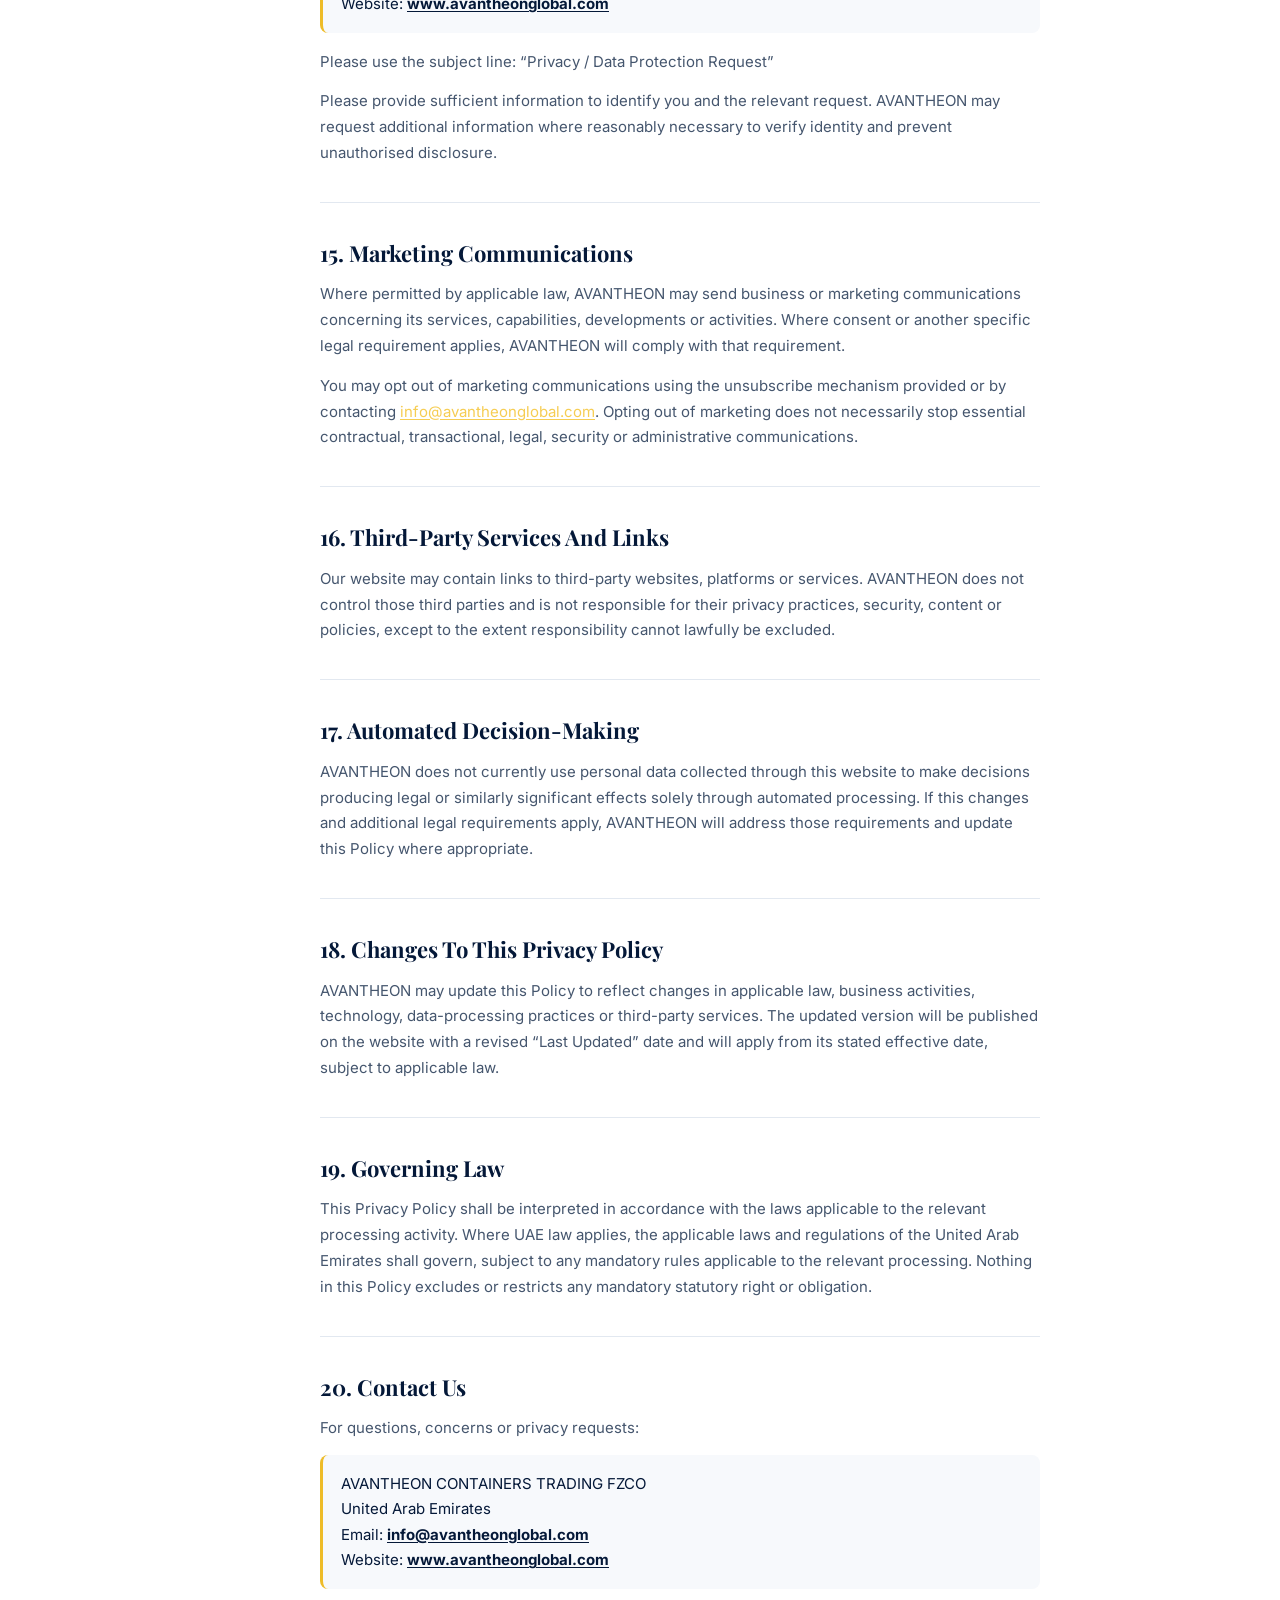
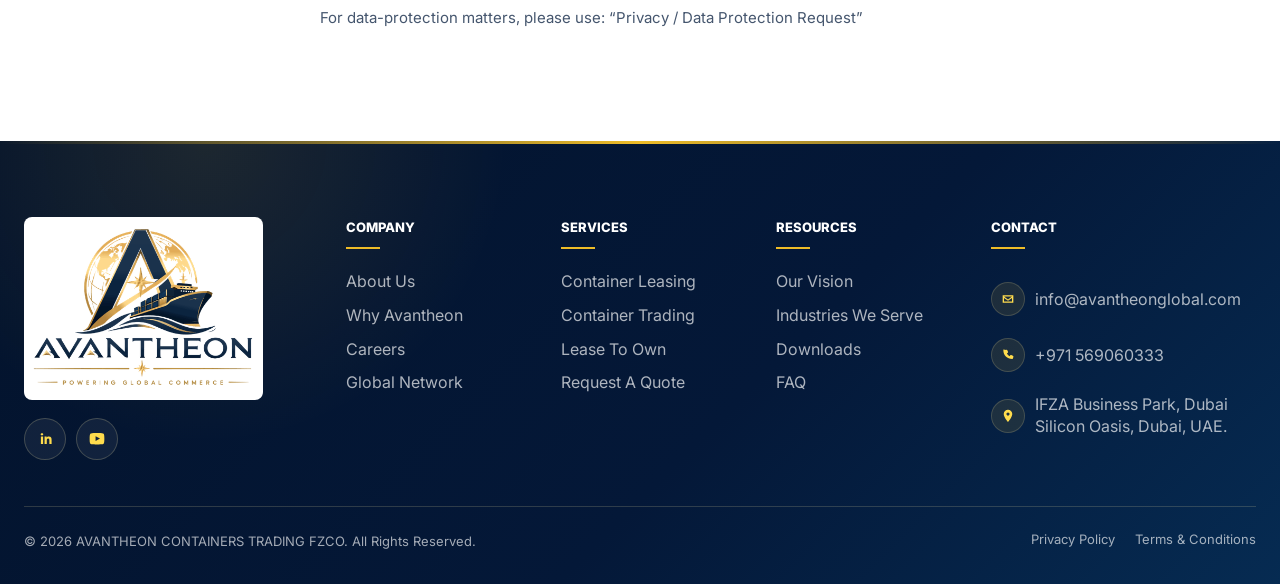
<file: privacy-policy.html>
<!DOCTYPE html>
<html lang="en">
<head>
    <meta charset="UTF-8">
    <meta name="viewport" content="width=device-width, initial-scale=1.0">
    <meta name="description" content="How AVANTHEON CONTAINERS TRADING FZCO collects, uses, stores and protects personal data.">
    <meta name="theme-color" content="#041838">
    <title>Privacy Policy | AVANTHEON</title>
    <link rel="preconnect" href="https://fonts.googleapis.com">
    <link rel="preconnect" href="https://fonts.gstatic.com" crossorigin>
    <link href="https://fonts.googleapis.com/css2?family=Inter:wght@400;500;600;700;800&family=Playfair+Display:wght@700&display=swap" rel="stylesheet">
    <link rel="stylesheet" href="style.css">
    <link rel="shortcut icon" href="images/fav.png" type="image/x-icon">
</head>
<body class="legal-page">
    <a class="skip-link" href="#main">Skip to content</a>

    <header class="site-header" id="site-header">
        <div class="container header-inner">
            <a class="brand" href="index.html" aria-label="AVANTHEON home">
                <img src="images/avantheon-logo.png" alt="AVANTHEON logo" class="logo-heander">
            </a>
            <button class="menu-toggle" type="button" aria-expanded="false" aria-controls="primary-nav" aria-label="Open navigation">
                <span></span><span></span><span></span>
            </button>
            <nav class="primary-nav" id="primary-nav" aria-label="Primary navigation">
                <a class="nav-link" href="index.html#home">Home</a>
                <a class="nav-link" href="about.html">Our Company</a>
                <a class="nav-link" href="solution.html">Solutions</a>
                <a class="nav-link" href="industries.html">Industries</a>
                <a class="nav-link" href="index.html#operations">Global Network</a>
                <a class="button button-gold nav-cta" href="contact.html">Contact Us</a>
            </nav>
        </div>
    </header>

    <main id="main">
        <section class="legal-hero">
            <div class="container">
                <p class="eyebrow">Legal</p>
                <h1>Privacy Policy</h1>
                <p class="legal-meta">AVANTHEON CONTAINERS TRADING FZCO &middot; Effective Date: 13 August 2026 &middot; Last Updated: 13 August 2026</p>
            </div>
        </section>

        <section class="legal-content">
            <div class="container legal-content-layout">
                <nav class="legal-toc" aria-label="Privacy Policy sections">
                    <p class="legal-toc-label">On this page</p>
                    <ol>
                        <li><a href="#introduction">Introduction</a></li>
                        <li><a href="#information-we-collect">Information We Collect</a></li>
                        <li><a href="#how-we-collect-information">How We Collect Information</a></li>
                        <li><a href="#how-we-use-personal-data">How We Use Personal Data</a></li>
                        <li><a href="#lawful-basis">Lawful Basis For Processing</a></li>
                        <li><a href="#sensitive-personal-data">Sensitive Personal Data</a></li>
                        <li><a href="#sharing-and-disclosure">Sharing And Disclosure</a></li>
                        <li><a href="#cookies">Cookies</a></li>
                        <li><a href="#international-transfers">International Data Transfers</a></li>
                        <li><a href="#data-retention">Data Retention</a></li>
                        <li><a href="#data-security">Data Security</a></li>
                        <li><a href="#data-incidents">Data Incidents</a></li>
                        <li><a href="#your-rights">Your Data-Protection Rights</a></li>
                        <li><a href="#exercise-rights">How To Exercise Your Rights</a></li>
                        <li><a href="#marketing">Marketing Communications</a></li>
                        <li><a href="#third-party">Third-Party Services And Links</a></li>
                        <li><a href="#automated-decision-making">Automated Decision-Making</a></li>
                        <li><a href="#changes">Changes To This Privacy Policy</a></li>
                        <li><a href="#governing-law">Governing Law</a></li>
                        <li><a href="#contact-us">Contact Us</a></li>
                    </ol>
                </nav>

                <article class="legal-article">
                    <section id="introduction">
                        <h2>1. Introduction</h2>
                        <p>AVANTHEON CONTAINERS TRADING FZCO (&ldquo;AVANTHEON&rdquo;, &ldquo;we&rdquo;, &ldquo;our&rdquo; or &ldquo;us&rdquo;) respects privacy and is committed to protecting personal data in accordance with applicable laws and regulations. This Privacy Policy explains how AVANTHEON collects, uses, stores, processes, discloses and protects personal data when you access or use www.avantheonglobal.com, submit an enquiry or quotation request, communicate with us electronically, or otherwise interact with us through our digital channels.</p>
                        <p>AVANTHEON is a UAE company engaged in container trading, container leasing and related container infrastructure solutions and primarily serves business and professional users. Where applicable, AVANTHEON acts as a data controller. Where AVANTHEON processes personal data on behalf of another party, its role may instead be determined by the applicable agreement and law.</p>
                        <p>This Policy is intended to operate consistently with applicable UAE laws and regulations, including Federal Decree-Law No. 45 of 2021 Regarding the Protection of Personal Data (UAE PDPL), as amended, supplemented or replaced from time to time, and any other mandatory privacy or data-protection requirements applicable to the relevant processing activity. Nothing in this Policy excludes or restricts any mandatory legal right or obligation.</p>
                    </section>

                    <section id="information-we-collect">
                        <h2>2. Information We Collect</h2>
                        <p>Depending on how you interact with us, we may collect:</p>
                        <ul>
                            <li>Name and job title;</li>
                            <li>Company or organisation name;</li>
                            <li>Business email address;</li>
                            <li>Telephone or mobile number;</li>
                            <li>Business or correspondence address;</li>
                            <li>Country or jurisdiction;</li>
                            <li>Information contained in enquiries, quotation requests and correspondence;</li>
                            <li>Container, equipment or business requirements;</li>
                            <li>Documents or information voluntarily submitted to us; and</li>
                            <li>Other information you choose to provide.</li>
                        </ul>
                        <p>We may also automatically collect technical information such as:</p>
                        <ul>
                            <li>IP address;</li>
                            <li>Browser and device information;</li>
                            <li>Operating system;</li>
                            <li>Pages viewed and website interactions;</li>
                            <li>Date and time of access;</li>
                            <li>Referring website;</li>
                            <li>Cookies and similar technologies; and</li>
                            <li>Security, diagnostic and performance information.</li>
                        </ul>
                        <p>We seek to collect personal data that is reasonably necessary and relevant for legitimate business or legal purposes.</p>
                    </section>

                    <section id="how-we-collect-information">
                        <h2>3. How We Collect Information</h2>
                        <p>We may collect information through:</p>
                        <ul>
                            <li>Website forms;</li>
                            <li>Enquiry and quotation forms;</li>
                            <li>Email, telephone and electronic communications;</li>
                            <li>Business correspondence and meetings;</li>
                            <li>Cookies, analytics and security technologies;</li>
                            <li>Authorised company representatives; and</li>
                            <li>Publicly available business sources where legally permitted.</li>
                        </ul>
                        <p>If you provide personal data relating to another individual, you are responsible for ensuring that you are authorised to do so and that any notice, consent or other requirement applicable to that disclosure has been satisfied.</p>
                    </section>

                    <section id="how-we-use-personal-data">
                        <h2>4. How We Use Personal Data</h2>
                        <p>AVANTHEON may process personal data to:</p>
                        <ul>
                            <li>Respond to enquiries and quotation requests;</li>
                            <li>Communicate regarding container trading, leasing and related services;</li>
                            <li>Establish and manage business relationships;</li>
                            <li>Provide requested services;</li>
                            <li>Administer contracts and transactions;</li>
                            <li>Coordinate business and operational requirements;</li>
                            <li>Maintain business and transaction records;</li>
                            <li>Operate, maintain and improve our website;</li>
                            <li>Analyse website performance and usage;</li>
                            <li>Maintain cybersecurity and prevent fraud or abuse;</li>
                            <li>Protect our systems, property, personnel and legitimate business interests;</li>
                            <li>Comply with legal, regulatory, accounting and tax requirements;</li>
                            <li>Respond to lawful governmental, judicial or regulatory requests;</li>
                            <li>Establish, exercise or defend legal claims; and</li>
                            <li>Send business or marketing communications where legally permitted.</li>
                        </ul>
                    </section>

                    <section id="lawful-basis">
                        <h2>5. Lawful Basis For Processing</h2>
                        <p>Depending on the circumstances and applicable law, AVANTHEON may process personal data based on:</p>
                        <ul>
                            <li>Consent;</li>
                            <li>Steps requested before entering into a contract;</li>
                            <li>Performance of a contract or business relationship;</li>
                            <li>Compliance with legal or regulatory obligations;</li>
                            <li>Legitimate business interests where permitted by law;</li>
                            <li>Protection of rights, property, security or systems;</li>
                            <li>Prevention or investigation of fraud, abuse or unlawful activity;</li>
                            <li>Establishment, exercise or defence of legal claims; or</li>
                            <li>Another lawful basis permitted by applicable law.</li>
                        </ul>
                        <p>Where processing relies on consent, consent may be withdrawn where legally permitted. Withdrawal does not affect processing lawfully undertaken before withdrawal.</p>
                    </section>

                    <section id="sensitive-personal-data">
                        <h2>6. Sensitive Personal Data</h2>
                        <p>AVANTHEON does not intentionally solicit or generally require sensitive personal data through its website. If sensitive personal data is voluntarily submitted without being requested, AVANTHEON may, subject to applicable law, delete, restrict, disregard or otherwise handle it in accordance with its lawful obligations and internal procedures.</p>
                        <p>Nothing in this section permits AVANTHEON to disregard a mandatory legal obligation applicable to information it receives.</p>
                    </section>

                    <section id="sharing-and-disclosure">
                        <h2>7. Sharing And Disclosure</h2>
                        <p>AVANTHEON does not sell or rent personal data. Where reasonably necessary and legally permitted, personal data may be disclosed to:</p>
                        <ul>
                            <li>Hosting and cloud providers;</li>
                            <li>Email and communications providers;</li>
                            <li>CRM and software providers;</li>
                            <li>Analytics and cybersecurity providers;</li>
                            <li>Professional advisers, lawyers, accountants and auditors;</li>
                            <li>Banks, insurers and relevant business-service providers;</li>
                            <li>Logistics and operational providers;</li>
                            <li>Governmental, regulatory, judicial or law-enforcement authorities; and</li>
                            <li>Other service providers acting on our behalf.</li>
                        </ul>
                        <p>AVANTHEON seeks to ensure that appropriate confidentiality, security and data-protection obligations apply where required by law. Personal data may also be disclosed where necessary to protect AVANTHEON&rsquo;s rights, property, systems, personnel or legitimate interests, or to establish, exercise or defend legal claims.</p>
                    </section>

                    <section id="cookies">
                        <h2>8. Cookies</h2>
                        <p>Our website may use cookies and similar technologies for functionality, security, preferences, analytics, performance and, where legally permitted, marketing.</p>
                        <p>Where applicable law requires consent for non-essential cookies, AVANTHEON will seek the required consent.</p>
                        <p>You may manage cookies through your browser or device settings. Disabling certain cookies may affect website functionality.</p>
                    </section>

                    <section id="international-transfers">
                        <h2>9. International Data Transfers</h2>
                        <p>Because AVANTHEON operates internationally, personal data may be processed, stored, accessed or transferred outside the UAE through technology providers, cloud services, professional advisers, business partners or other service providers. Where required by applicable law, AVANTHEON will implement appropriate safeguards or use another legally permitted mechanism for the relevant transfer.</p>
                    </section>

                    <section id="data-retention">
                        <h2>10. Data Retention</h2>
                        <p>AVANTHEON retains personal data only for as long as reasonably necessary for the purposes for which it was collected or as required or permitted by applicable law. Retention may depend on contractual, legal, accounting, tax, regulatory, security, audit, dispute-resolution or legal-claim requirements.</p>
                        <p>When personal data is no longer required, AVANTHEON will take reasonable steps to delete, anonymise or securely dispose of it, subject to lawful retention requirements.</p>
                    </section>

                    <section id="data-security">
                        <h2>11. Data Security</h2>
                        <p>AVANTHEON implements reasonable and appropriate technical, organisational and administrative measures designed to protect personal data against unauthorised access, disclosure, alteration, loss, misuse or destruction.</p>
                        <p>Security measures may include access controls, authentication, encryption or secure transmission where appropriate, monitoring, backups, restricted access, vendor controls and incident-management procedures.</p>
                        <p>No electronic transmission, website, database, cloud service or storage system can be guaranteed to be completely secure. Accordingly, absolute security cannot be guaranteed.</p>
                    </section>

                    <section id="data-incidents">
                        <h2>12. Data Incidents</h2>
                        <p>If AVANTHEON becomes aware of a personal-data security incident, it will take measures reasonably required or permitted by applicable law to investigate, contain, mitigate and remediate the incident. Where legally required, AVANTHEON will notify the relevant authorities or affected persons in accordance with applicable requirements and timeframes.</p>
                    </section>

                    <section id="your-rights">
                        <h2>13. Your Data-Protection Rights</h2>
                        <p>Subject to applicable law and applicable limitations, you may have rights to:</p>
                        <ul>
                            <li>Request information about processing;</li>
                            <li>Access personal data held about you;</li>
                            <li>Correct inaccurate or incomplete personal data;</li>
                            <li>Request deletion where legally applicable;</li>
                            <li>Request restriction or cessation of processing where legally applicable;</li>
                            <li>Object to certain processing;</li>
                            <li>Withdraw consent where applicable;</li>
                            <li>Request portability where provided by law; and</li>
                            <li>Exercise other rights available under the applicable data-protection regime.</li>
                        </ul>
                        <p>AVANTHEON may require reasonable identity verification before processing a request and may retain information where legally necessary. Requests will be handled within the period required or permitted by applicable law.</p>
                    </section>

                    <section id="exercise-rights">
                        <h2>14. How To Exercise Your Rights</h2>
                        <p>Privacy and data-protection requests should be sent to:</p>
                        <address class="legal-address">
                            AVANTHEON CONTAINERS TRADING FZCO<br>
                            United Arab Emirates<br>
                            Email: <a href="mailto:info@avantheonglobal.com">info@avantheonglobal.com</a><br>
                            Website: <a href="index.html">www.avantheonglobal.com</a>
                        </address>
                        <p>Please use the subject line: &ldquo;Privacy / Data Protection Request&rdquo;</p>
                        <p>Please provide sufficient information to identify you and the relevant request. AVANTHEON may request additional information where reasonably necessary to verify identity and prevent unauthorised disclosure.</p>
                    </section>

                    <section id="marketing">
                        <h2>15. Marketing Communications</h2>
                        <p>Where permitted by applicable law, AVANTHEON may send business or marketing communications concerning its services, capabilities, developments or activities. Where consent or another specific legal requirement applies, AVANTHEON will comply with that requirement.</p>
                        <p>You may opt out of marketing communications using the unsubscribe mechanism provided or by contacting <a href="mailto:info@avantheonglobal.com">info@avantheonglobal.com</a>. Opting out of marketing does not necessarily stop essential contractual, transactional, legal, security or administrative communications.</p>
                    </section>

                    <section id="third-party">
                        <h2>16. Third-Party Services And Links</h2>
                        <p>Our website may contain links to third-party websites, platforms or services. AVANTHEON does not control those third parties and is not responsible for their privacy practices, security, content or policies, except to the extent responsibility cannot lawfully be excluded.</p>
                    </section>

                    <section id="automated-decision-making">
                        <h2>17. Automated Decision-Making</h2>
                        <p>AVANTHEON does not currently use personal data collected through this website to make decisions producing legal or similarly significant effects solely through automated processing. If this changes and additional legal requirements apply, AVANTHEON will address those requirements and update this Policy where appropriate.</p>
                    </section>

                    <section id="changes">
                        <h2>18. Changes To This Privacy Policy</h2>
                        <p>AVANTHEON may update this Policy to reflect changes in applicable law, business activities, technology, data-processing practices or third-party services. The updated version will be published on the website with a revised &ldquo;Last Updated&rdquo; date and will apply from its stated effective date, subject to applicable law.</p>
                    </section>

                    <section id="governing-law">
                        <h2>19. Governing Law</h2>
                        <p>This Privacy Policy shall be interpreted in accordance with the laws applicable to the relevant processing activity. Where UAE law applies, the applicable laws and regulations of the United Arab Emirates shall govern, subject to any mandatory rules applicable to the relevant processing. Nothing in this Policy excludes or restricts any mandatory statutory right or obligation.</p>
                    </section>

                    <section id="contact-us">
                        <h2>20. Contact Us</h2>
                        <p>For questions, concerns or privacy requests:</p>
                        <address class="legal-address">
                            AVANTHEON CONTAINERS TRADING FZCO<br>
                            United Arab Emirates<br>
                            Email: <a href="mailto:info@avantheonglobal.com">info@avantheonglobal.com</a><br>
                            Website: <a href="index.html">www.avantheonglobal.com</a>
                        </address>
                        <p>For data-protection matters, please use: &ldquo;Privacy / Data Protection Request&rdquo;</p>
                    </section>
                </article>
            </div>
        </section>
    </main>

    <footer class="footer">
        <div class="container footer-grid">
            <div class="footer-brand">
                <a class="brand" href="index.html" aria-label="AVANTHEON home">
                   <img src="images/footer-logo.png" alt="AVANTHEON logo" class="footer-logo" loading="lazy" decoding="async">
                </a>
                <div class="social-links">
                    <a href="#" aria-label="LinkedIn">
                        <svg viewBox="0 0 24 24" aria-hidden="true"><path d="M6.5 8.8h3v9.7h-3V8.8Zm1.5-4.6c1 0 1.7.7 1.7 1.6 0 .9-.7 1.6-1.8 1.6-1 0-1.7-.7-1.7-1.6 0-.9.7-1.6 1.8-1.6Zm3.3 4.6h2.9v1.3c.4-.8 1.4-1.6 2.9-1.6 3.1 0 3.7 2 3.7 4.7v5.3h-3v-4.7c0-1.1 0-2.6-1.6-2.6s-1.8 1.2-1.8 2.5v4.8h-3V8.8Z"/></svg>
                    </a>
                    <a href="#" aria-label="YouTube">
                        <svg viewBox="0 0 24 24" aria-hidden="true"><path d="M21.6 7.2s-.2-1.5-.8-2.1c-.8-.8-1.7-.8-2.1-.9C15.8 4 12 4 12 4s-3.8 0-6.7.2c-.4.1-1.3.1-2.1.9-.6.6-.8 2.1-.8 2.1S2.2 9 2.2 10.8v1.7c0 1.8.2 3.6.2 3.6s.2 1.5.8 2.1c.8.8 1.9.8 2.4.9 1.7.2 6.4.2 6.4.2s3.8 0 6.7-.2c.4-.1 1.3-.1 2.1-.9.6-.6.8-2.1.8-2.1s.2-1.8.2-3.6v-1.7c0-1.8-.2-3.6-.2-3.6ZM10.1 14.5V8.3l5.9 3.1-5.9 3.1Z"/></svg>
                    </a>
                </div>
            </div>
            <div>
                <h3>Company</h3>
                <a href="about.html">About Us</a>
                <a href="about.html#advantage">Why Avantheon</a>
                <a href="contact.html">Careers</a>
                <a href="index.html#operations">Global Network</a>
            </div>
            <div>
                <h3>Services</h3>
                <a href="solution.html#solution-explorer">Container Leasing</a>
                <a href="solution.html#solution-explorer">Container Trading</a>
                <a href="solution.html#solution-explorer">Lease To Own</a>
                <a href="contact.html">Request A Quote</a>
            </div>
            <div>
                <h3>Resources</h3>
                <a href="about.html#vision">Our Vision</a>
                <a href="industries.html">Industries We Serve</a>
                <a href="contact.html">Downloads</a>
                <a href="contact.html">FAQ</a>
            </div>
            <div>
                <h3>Contact</h3>
                <div class="footer-contact">
                    <a href="mailto:info@avantheonglobal.com">
                        <svg viewBox="0 0 24 24" aria-hidden="true"><path d="M4 6.5h16v11H4v-11Zm8 6.1 6-4.2H6l6 4.2Zm0 2.1L6 10.5v5.2h12v-5.2l-6 4.2Z"/></svg>
                        <span>info@avantheonglobal.com</span>
                    </a>
                    <a href="tel:+971569060333">
                        <svg viewBox="0 0 24 24" aria-hidden="true"><path d="M7.1 4.5 9.6 4c.6-.1 1.2.2 1.4.8l1 2.4c.2.5.1 1-.3 1.4l-1.4 1.1c.9 1.8 2.3 3.2 4 4l1.2-1.4c.3-.4.9-.5 1.4-.3l2.4 1c.6.2.9.8.8 1.4l-.5 2.5c-.1.7-.7 1.1-1.4 1.1C10.8 18 5 12.2 5 4.9c0-.7.5-1.3 1.1-1.4Z"/></svg>
                        <span>+971 569060333</span>
                    </a>
                    <span>
                        <svg viewBox="0 0 24 24" aria-hidden="true"><path d="M12 2.8c3.5 0 6.4 2.8 6.4 6.3 0 4.6-6.4 12.1-6.4 12.1S5.6 13.7 5.6 9.1c0-3.5 2.9-6.3 6.4-6.3Zm0 8.7c1.3 0 2.4-1.1 2.4-2.4S13.3 6.7 12 6.7 9.6 7.8 9.6 9.1s1.1 2.4 2.4 2.4Z"/></svg>
                        <span>IFZA Business Park, Dubai Silicon Oasis, Dubai, UAE.</span>
                    </span>
                </div>
            </div>
        </div>
        <div class="container footer-bottom">
            <p>&copy; 2026 AVANTHEON CONTAINERS TRADING FZCO. All Rights Reserved.</p>
            <div>
                <a href="privacy-policy.html">Privacy Policy</a>
                <a href="terms-conditions.html">Terms &amp; Conditions</a>
            </div>
        </div>
    </footer>

    <script>
        document.addEventListener("DOMContentLoaded", () => {
            const header = document.getElementById("site-header");
            const menuToggle = document.querySelector(".menu-toggle");
            const nav = document.getElementById("primary-nav");

            const setHeaderState = () => {
                header?.classList.toggle("scrolled", window.scrollY > 24);
            };

            const closeMenu = () => {
                menuToggle?.setAttribute("aria-expanded", "false");
                nav?.classList.remove("open");
                header?.classList.remove("menu-active");
                document.body.classList.remove("menu-open");
            };

            menuToggle?.addEventListener("click", () => {
                const isOpen = menuToggle.getAttribute("aria-expanded") === "true";
                menuToggle.setAttribute("aria-expanded", String(!isOpen));
                nav?.classList.toggle("open", !isOpen);
                header?.classList.toggle("menu-active", !isOpen);
                document.body.classList.toggle("menu-open", !isOpen);
            });

            nav?.querySelectorAll(".nav-link").forEach((link) => link.addEventListener("click", closeMenu));
            window.addEventListener("scroll", setHeaderState, { passive: true });
            setHeaderState();
        });
    </script>
</body>
</html>
</file>
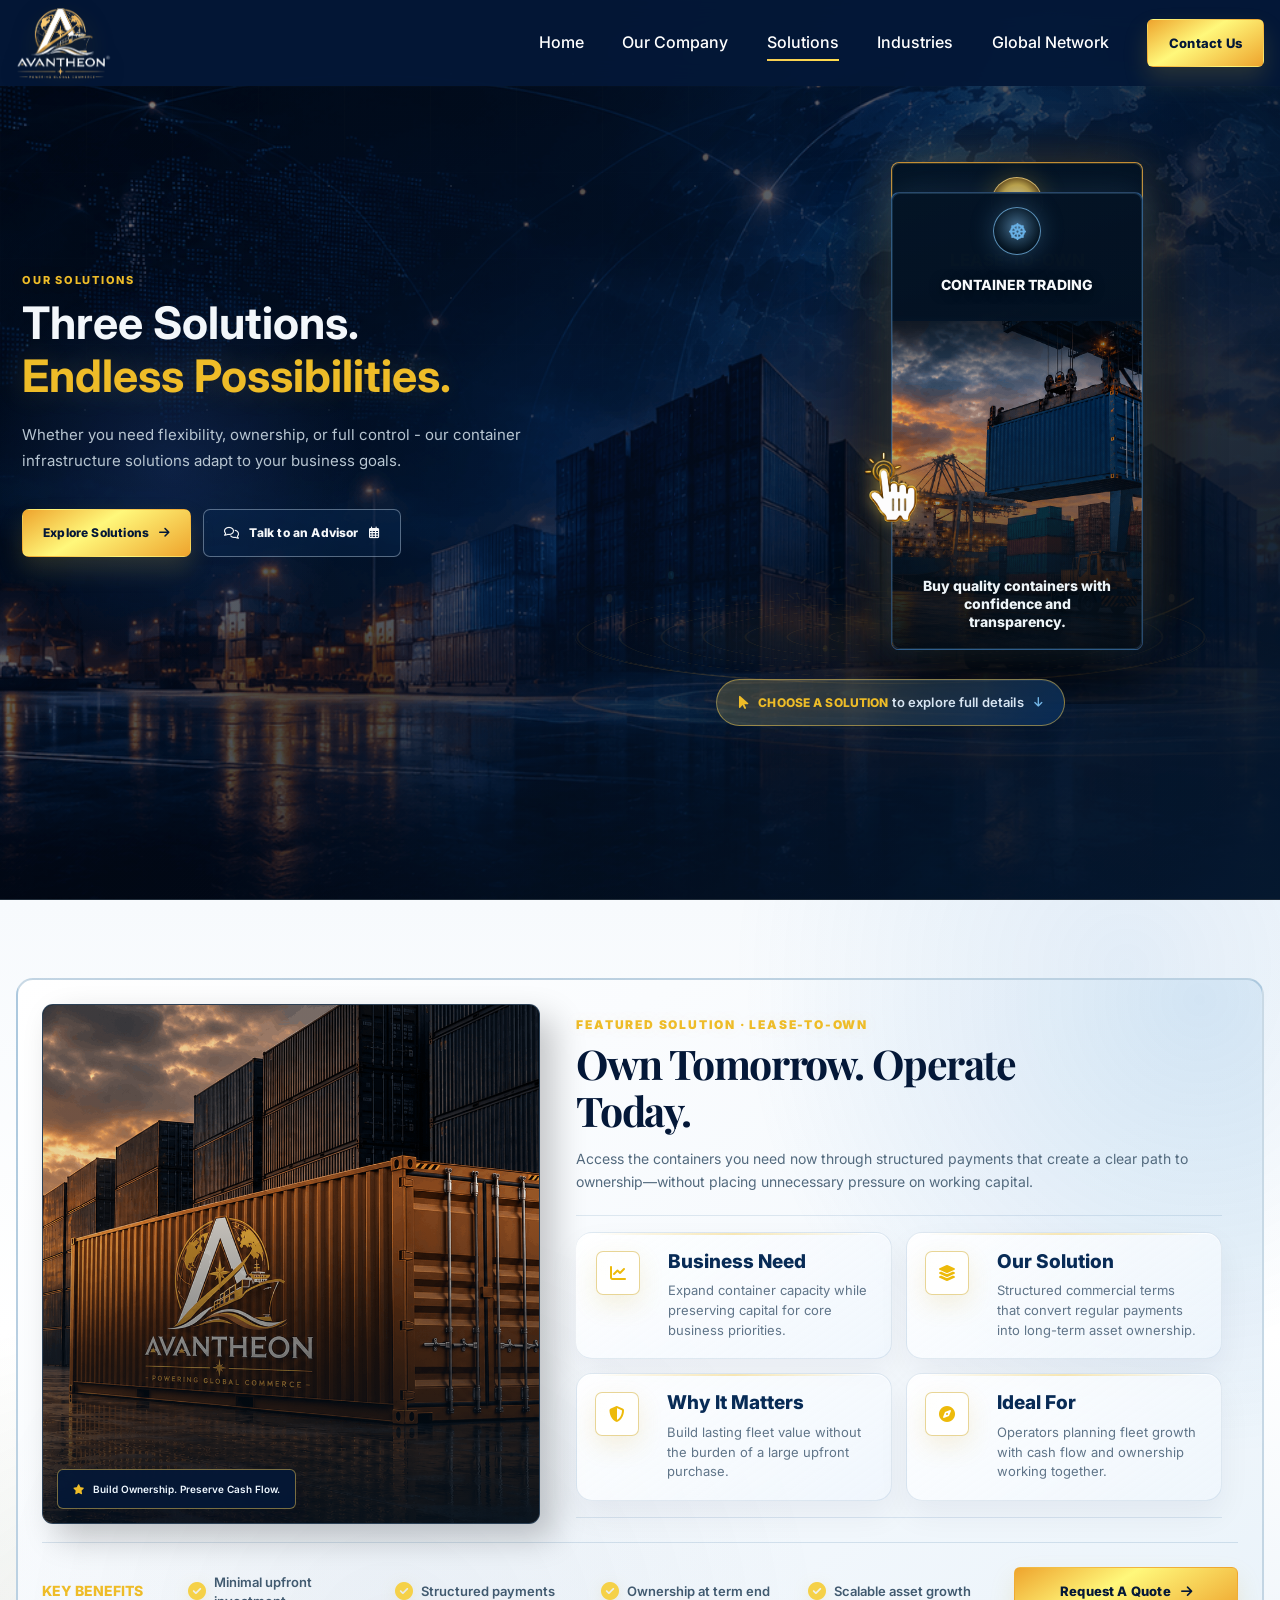
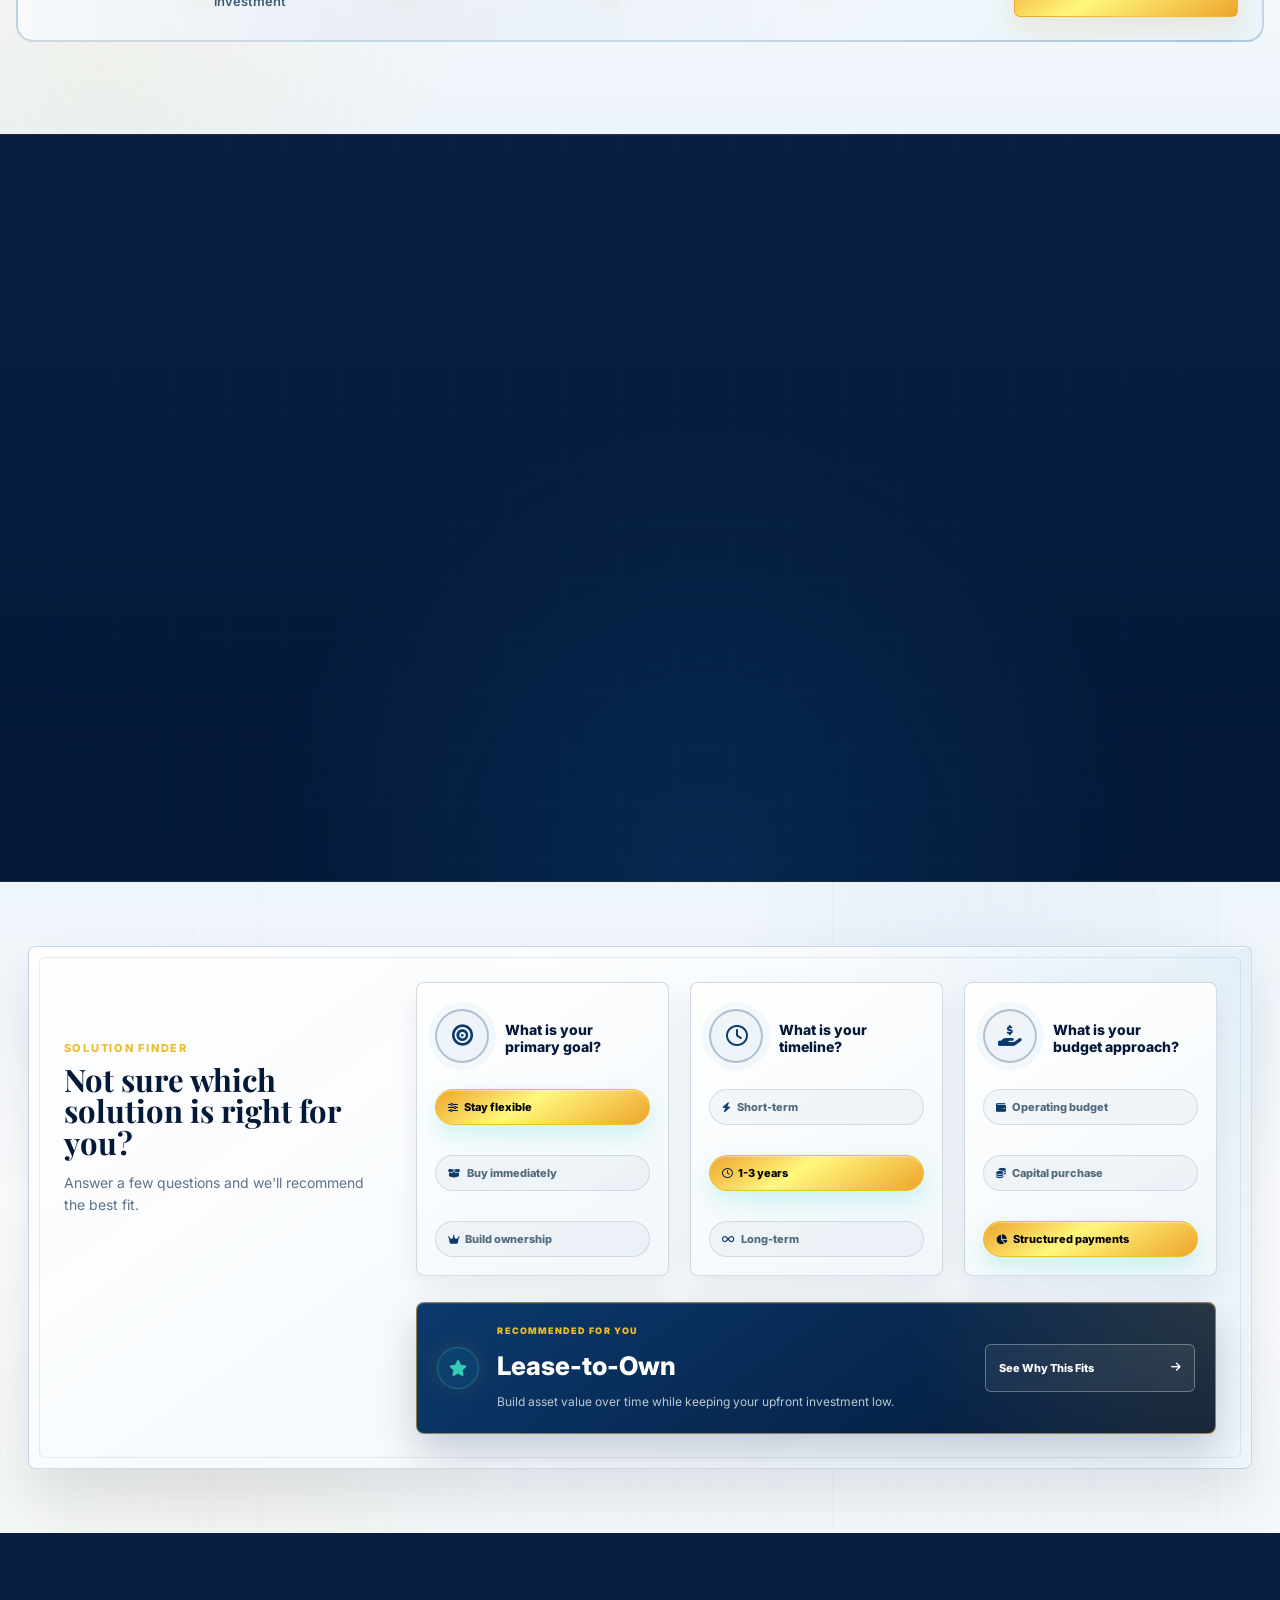
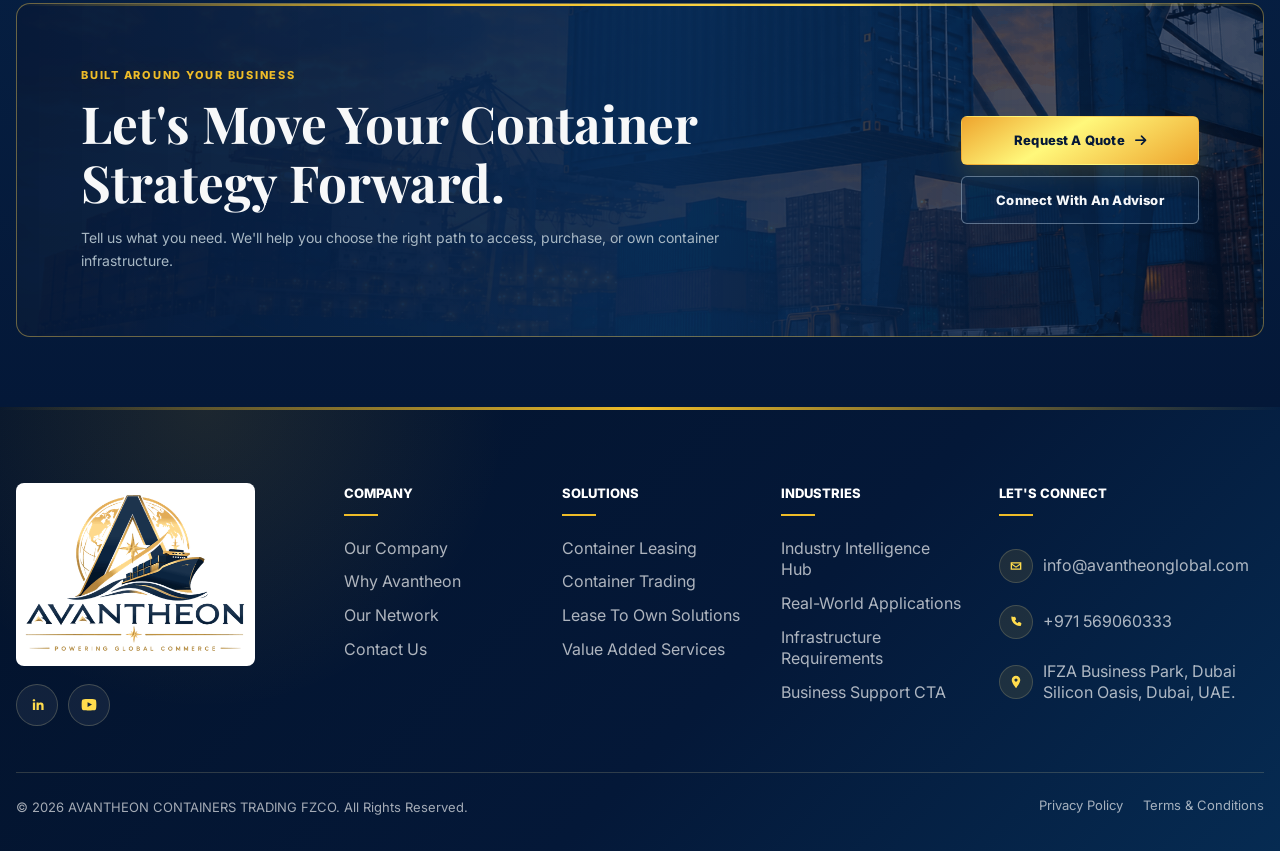
<file: solution.html>
<!DOCTYPE html>
<html lang="en">
<head>
    <meta charset="UTF-8">
    <meta name="viewport" content="width=device-width, initial-scale=1.0">
    <meta name="description" content="Explore Avantheon's container leasing, container trading, and flexible Lease-to-Own solutions for global trade businesses.">
    <meta name="theme-color" content="#041838">
    <title>AVANTHEON Solutions | Lease, Trade &amp; Own Containers</title>
    <link rel="preconnect" href="https://fonts.googleapis.com">
    <link rel="preconnect" href="https://fonts.gstatic.com" crossorigin>
    <link rel="preload" as="image" href="images/Featured-Solution.png">
    <link href="https://fonts.googleapis.com/css2?family=Inter:wght@400;500;600;700;800&family=Playfair+Display:wght@700&display=swap" rel="stylesheet">
    <link rel="stylesheet" href="https://cdnjs.cloudflare.com/ajax/libs/font-awesome/6.7.2/css/all.min.css">
    <link rel="stylesheet" href="style.css">
    <link rel="shortcut icon" href="images/fav.png" type="image/x-icon">
</head>
<body class="solutions-page">
    <a class="skip-link" href="#main">Skip to content</a>

   <header class="site-header" id="site-header">
        <div class="container header-inner">
            <a class="brand" href="index.html" aria-label="AVANTHEON home">
                <img src="images/avantheon-logo.png" alt="AVANTHEON logo" class="logo-heander">
            </a>

            <button class="menu-toggle" type="button" aria-expanded="false" aria-controls="primary-nav" aria-label="Open navigation">
                <span></span>
                <span></span>
                <span></span>
            </button>

            <nav class="primary-nav" id="primary-nav" aria-label="Primary navigation">
                <a class="nav-link" href="index.html#home">Home</a>
                <a class="nav-link" href="about.html">Our Company</a>
                <a class="nav-link active" href="#home" aria-current="page">Solutions</a>
                <a class="nav-link" href="industries.html">Industries</a>
                <a class="nav-link" href="index.html#operations">Global Network</a>
                <a class="button button-gold nav-cta" href="contact.html">Contact Us</a>
            </nav>
        </div>
    </header>

    <main id="main">
        <section class="solutions-hero" id="home">
            <div class="container solutions-hero-layout">
                <div class="solutions-hero-copy reveal">
                    <p class="solutions-kicker">Our Solutions</p>
                    <h1>Three Solutions.<br><span>Endless Possibilities.</span></h1>
                    <p class="solutions-hero-lead">Whether you need flexibility, ownership, or full control - our container infrastructure solutions adapt to your business goals.</p>
                    <div class="solutions-hero-actions">
                        <a class="button button-gold" href="#solution-explorer">Explore Solutions <i class="fa-solid fa-arrow-right" aria-hidden="true"></i></a>
                        <a class="button button-outline" href="contact.html#enquiry-form"><i class="fa-regular fa-comments" aria-hidden="true"></i> Talk to an Advisor <i class="fa-regular fa-calendar-days" aria-hidden="true"></i></a>
                    </div>
                    <div class="solutions-hero-proof" aria-label="Solution advantages">
                        <span><i class="fa-solid fa-globe" aria-hidden="true"></i> Global Access</span>
                        <span><i class="fa-solid fa-shield-halved" aria-hidden="true"></i> Reliable Execution</span>
                    </div>
                </div>

                <div class="solutions-showcase">
                <div class="solution-selector reveal" role="tablist" aria-label="Choose an Avantheon solution">
                    <svg class="solutions-stage-svg" viewBox="0 0 940 540" preserveAspectRatio="none" aria-hidden="true">
                        <defs>
                            <filter id="solutions-stage-glow" x="-30%" y="-30%" width="160%" height="160%">
                                <feGaussianBlur stdDeviation="4" result="blur"></feGaussianBlur>
                                <feMerge>
                                    <feMergeNode in="blur"></feMergeNode>
                                    <feMergeNode in="SourceGraphic"></feMergeNode>
                                </feMerge>
                            </filter>
                            <linearGradient id="solutions-stage-blue" x1="0" y1="0" x2="1" y2="1">
                                <stop offset="0" stop-color="#4d86ff" stop-opacity="0"></stop>
                                <stop offset="0.42" stop-color="#4d86ff" stop-opacity="0.82"></stop>
                                <stop offset="1" stop-color="#f3aa36" stop-opacity="0.18"></stop>
                            </linearGradient>
                            <linearGradient id="solutions-stage-gold" x1="0" y1="0" x2="1" y2="0">
                                <stop offset="0" stop-color="#f3aa36" stop-opacity="0"></stop>
                                <stop offset="0.5" stop-color="#f3aa36" stop-opacity="0.95"></stop>
                                <stop offset="1" stop-color="#f3aa36" stop-opacity="0"></stop>
                            </linearGradient>
                            <linearGradient id="solutions-stage-teal" x1="1" y1="0" x2="0" y2="1">
                                <stop offset="0" stop-color="#1a76c5" stop-opacity="0"></stop>
                                <stop offset="0.42" stop-color="#1a76c5" stop-opacity="0.86"></stop>
                                <stop offset="1" stop-color="#f3aa36" stop-opacity="0.2"></stop>
                            </linearGradient>
                        </defs>
                        <path class="stage-arc stage-arc-left" d="M175 438 C170 240 285 142 456 92"></path>
                        <path class="stage-arc stage-arc-right" d="M765 438 C770 240 655 142 484 92"></path>
                        <path class="stage-base stage-base-wide" d="M62 460 C205 526 735 526 878 460"></path>
                        <path class="stage-base stage-base-inner" d="M332 456 C392 494 548 494 608 456"></path>
                        <ellipse class="stage-ring stage-ring-one" cx="470" cy="454" rx="126" ry="28"></ellipse>
                        <ellipse class="stage-ring stage-ring-two" cx="470" cy="454" rx="88" ry="18"></ellipse>
                        <circle class="stage-node stage-node-a" cx="92" cy="460" r="4"></circle>
                        <circle class="stage-node stage-node-b" cx="175" cy="438" r="4"></circle>
                        <circle class="stage-node stage-node-c" cx="470" cy="454" r="5"></circle>
                        <circle class="stage-node stage-node-d" cx="765" cy="438" r="4"></circle>
                        <circle class="stage-node stage-node-e" cx="848" cy="460" r="4"></circle>
                        <circle class="stage-spark stage-spark-left" r="3">
                            <animateMotion dur="5.5s" repeatCount="indefinite" path="M62 460 C205 526 735 526 878 460"></animateMotion>
                        </circle>
                        <circle class="stage-spark stage-spark-center" r="3">
                            <animateMotion dur="3.4s" repeatCount="indefinite" path="M332 456 C392 494 548 494 608 456"></animateMotion>
                        </circle>
                    </svg>
                    <article class="solution-card solution-card-leasing" data-solution="leasing" role="tab" tabindex="-1" aria-selected="false" aria-controls="featured-solution">
                        <span class="solution-card-icon"><i class="fa-regular fa-calendar-days" aria-hidden="true"></i></span>
                        <span class="solution-card-title">Container Leasing</span>
                        <span class="solution-card-image">
                            <img src="images/solution-leasing.png" alt="Blue containers in a leasing yard at dusk">
                        </span>
                        <span class="solution-card-copy">Flexible access without long-term commitment.</span>
                        <span class="solution-card-glow" aria-hidden="true"></span>
                    </article>

                    <article class="solution-card solution-card-own is-active" data-solution="lease-to-own" role="tab" tabindex="0" aria-selected="true" aria-controls="featured-solution">
                        <!-- <span class="solution-card-badge">Featured Solution</span> -->
                        <span class="solution-card-icon"><i class="fa-solid fa-star" aria-hidden="true"></i></span>
                        <span class="solution-card-title">Lease-to-Own</span>
                        <span class="solution-card-image">
                            <img src="images/Featured-Solution.png" alt="Golden container representing long-term ownership">
                        </span>
                        <span class="solution-card-copy">Operate today while you build ownership over time.</span>
                        <span class="solution-card-glow" aria-hidden="true"></span>
                    </article>

                    <article class="solution-card solution-card-trading" data-solution="trading" role="tab" tabindex="-1" aria-selected="false" aria-controls="featured-solution">
                        <span class="solution-card-icon"><i class="fa-solid fa-dharmachakra" aria-hidden="true"></i></span>
                        <span class="solution-card-title">Container Trading</span>
                        <span class="solution-card-image">
                            <img src="images/solution-trading.png" alt="Container being handled at an active trading terminal">
                        </span>
                        <span class="solution-card-copy">Buy quality containers with confidence and transparency.</span>
                        <span class="solution-card-glow" aria-hidden="true"></span>
                    </article>
                </div>
                    <div class="solution-card-cursor" aria-hidden="true">
                        <img src="images/cursur.svg" alt="">
                    </div>
                    <div class="solutions-scroll-cue">
                        <i class="fa-solid fa-arrow-pointer" aria-hidden="true"></i>
                        <span><strong>Choose a solution</strong> to explore full details</span>
                        <i class="fa-solid fa-arrow-down" aria-hidden="true"></i>
                    </div>
                </div>
            </div>
        </section>

        <section class="solution-explorer" id="solution-explorer" aria-labelledby="featured-title">
            <div class="container">
                <div class="featured-solution reveal" id="featured-solution" role="tabpanel" aria-live="polite">
                    <div class="featured-solution-main">
                        <div class="featured-solution-media">
                            <img src="images/Featured-Solution.png" alt="Golden container representing a flexible path to ownership" data-featured-image>
                            <span class="featured-media-tag"><i class="fa-solid fa-crown" aria-hidden="true"></i> Build Ownership. Preserve Cash Flow.</span>
                        </div>

                        <div class="featured-solution-content">
                            <div class="featured-solution-heading">
                                <div>
                                    <p class="solutions-kicker" data-featured-eyebrow>Featured Solution · Lease-to-Own</p>
                                    <h2 id="featured-title" data-featured-title>Own Tomorrow. Operate Today.</h2>
                                </div>
                                <span class="featured-number" data-featured-number>03</span>
                            </div>

                            <p class="featured-overview" data-featured-overview>Access the containers you need now through structured payments that create a clear path to ownership—without placing unnecessary pressure on working capital.</p>

                            <div class="featured-value-grid">
                                <article>
                                    <span><i class="fa-solid fa-chart-line" aria-hidden="true"></i></span>
                                    <h3>Business Need</h3>
                                    <p data-featured-need>Expand container capacity while preserving capital for core business priorities.</p>
                                </article>
                                <article>
                                    <span><i class="fa-solid fa-layer-group" aria-hidden="true"></i></span>
                                    <h3>Our Solution</h3>
                                    <p data-featured-solution>Structured commercial terms that convert regular payments into long-term asset ownership.</p>
                                </article>
                                <article>
                                    <span><i class="fa-solid fa-shield-halved" aria-hidden="true"></i></span>
                                    <h3>Why It Matters</h3>
                                    <p data-featured-impact>Build lasting fleet value without the burden of a large upfront purchase.</p>
                                </article>
                                <article class="featured-ideal-for">
                                    <span><i class="fa-solid fa-compass" aria-hidden="true"></i></span>
                                    <h3>Ideal For</h3>
                                    <p data-featured-ideal>Operators planning fleet growth with cash flow and ownership working together.</p>
                                </article>
                            </div>
                        </div>
                    </div>
                    <div class="featured-bottom">
                        <strong class="featured-benefits-label" style="margin: 0px;">Key Benefits</strong>
                        <div class="featured-benefits" data-featured-benefits aria-label="Key benefits">
                            <span><i class="fa-solid fa-circle-check" aria-hidden="true"></i> Minimal upfront investment</span>
                            <span><i class="fa-solid fa-circle-check" aria-hidden="true"></i> Structured payments</span>
                            <span><i class="fa-solid fa-circle-check" aria-hidden="true"></i> Ownership at term end</span>
                            <span><i class="fa-solid fa-circle-check" aria-hidden="true"></i> Scalable asset growth</span>
                        </div>
                        <a class="button featured-cta" href="contact.html#enquiry-form" data-featured-cta>Request A Quote <i class="fa-solid fa-arrow-right" aria-hidden="true"></i></a>
                    </div>
                </div>
            </div>
        </section>

        <section class="solution-comparison" id="comparison" aria-labelledby="comparison-title">
            <div class="container">
                <div class="comparison-experience reveal" data-comparison data-active-filter="upfront">
                    <span class="comparison-ambient comparison-ambient-one" aria-hidden="true"></span>
                    <span class="comparison-ambient comparison-ambient-two" aria-hidden="true"></span>
                    <aside class="comparison-filter-panel">
                        <p class="solutions-kicker">Compare Solutions</p>
                        <h2 id="comparison-title">Compare. Decide.<br>Move Forward.</h2>
                        <p>Choose what matters most to your business.</p>
                        <div class="comparison-filter-list" role="tablist" aria-label="Compare by priority">
                            <button class="comparison-filter is-active" type="button" role="tab" aria-selected="true" data-comparison-filter="upfront"><i class="fa-solid fa-sack-dollar" aria-hidden="true"></i> Lowest Upfront Cost</button>
                            <button class="comparison-filter" type="button" role="tab" aria-selected="false" data-comparison-filter="flexibility"><i class="fa-solid fa-cube" aria-hidden="true"></i> Operational Flexibility</button>
                            <button class="comparison-filter" type="button" role="tab" aria-selected="false" data-comparison-filter="ownership"><i class="fa-solid fa-crown" aria-hidden="true"></i> Ownership Over Time</button>
                            <button class="comparison-filter" type="button" role="tab" aria-selected="false" data-comparison-filter="value"><i class="fa-solid fa-chart-column" aria-hidden="true"></i> Long-term Investment</button>
                        </div>
                    </aside>

                    <div class="comparison-grid" role="tabpanel" aria-live="polite">
                    <button class="comparison-card" type="button" data-solution="leasing" aria-pressed="false">
                        <span class="comparison-card-head">
                            <span class="comparison-icon"><i class="fa-regular fa-calendar-days" aria-hidden="true"></i></span>
                            <span>
                                <small>Flexible Access</small>
                                <strong>Container Leasing</strong>
                            </span>
                        </span>
                        <span class="comparison-row" data-metric="upfront">
                            <b>Low</b><span class="comparison-meter"><i style="width: 88%"></i></span><em>$</em>
                        </span>
                        <span class="comparison-row" data-metric="flexibility">
                            <b>High</b><span class="comparison-meter"><i style="width: 94%"></i></span><em>High</em>
                        </span>
                        <span class="comparison-row" data-metric="ownership">
                            <b><i class="fa-solid fa-xmark" aria-hidden="true"></i> No</b><span class="comparison-meter"><i style="width: 6%"></i></span><em>—</em>
                        </span>
                        <span class="comparison-row" data-metric="value">
                            <b>Medium</b><span class="comparison-meter"><i style="width: 58%"></i></span><em>Value</em>
                        </span>
                    </button>
                    <button class="comparison-card" type="button" data-solution="trading" aria-pressed="false">
                        <span class="comparison-card-head">
                            <span class="comparison-icon"><i class="fa-solid fa-arrow-right-arrow-left" aria-hidden="true"></i></span>
                            <span>
                                <small>Direct Purchase</small>
                                <strong>Container Trading</strong>
                            </span>
                        </span>
                        <span class="comparison-row" data-metric="upfront">
                            <b>High</b><span class="comparison-meter"><i style="width: 26%"></i></span><em>$$$$</em>
                        </span>
                        <span class="comparison-row" data-metric="flexibility">
                            <b>Medium</b><span class="comparison-meter"><i style="width: 60%"></i></span><em>Medium</em>
                        </span>
                        <span class="comparison-row" data-metric="ownership">
                            <b><i class="fa-solid fa-check" aria-hidden="true"></i> Yes</b><span class="comparison-meter"><i style="width: 86%"></i></span><em>Owned</em>
                        </span>
                        <span class="comparison-row" data-metric="value">
                            <b>High</b><span class="comparison-meter"><i style="width: 86%"></i></span><em>Value</em>
                        </span>
                    </button>
                    <button class="comparison-card is-active" type="button" data-solution="lease-to-own" aria-pressed="true">
                        <span class="comparison-recommended">Recommended</span>
                        <span class="comparison-card-head">
                            <span class="comparison-icon"><i class="fa-solid fa-star" aria-hidden="true"></i></span>
                            <span>
                                <small>Balanced Growth</small>
                                <strong>Lease-to-Own</strong>
                            </span>
                        </span>
                        <span class="comparison-row" data-metric="upfront">
                            <b>Low</b><span class="comparison-meter"><i style="width: 84%"></i></span><em>$</em>
                        </span>
                        <span class="comparison-row" data-metric="flexibility">
                            <b>High</b><span class="comparison-meter"><i style="width: 82%"></i></span><em>High</em>
                        </span>
                        <span class="comparison-row" data-metric="ownership">
                            <b><i class="fa-solid fa-check" aria-hidden="true"></i> Yes</b><span class="comparison-meter"><i style="width: 96%"></i></span><em>Best</em>
                        </span>
                        <span class="comparison-row" data-metric="value">
                            <b>High</b><span class="comparison-meter"><i style="width: 94%"></i></span><em>Value</em>
                        </span>
                    </button>
                    </div>
                    <!-- <a class="comparison-detail-link" href="mailto:info@avantheon.com"><i class="fa-solid fa-chart-column" aria-hidden="true"></i> Discuss Your Comparison <i class="fa-solid fa-arrow-right" aria-hidden="true"></i></a> -->
                </div>
            </div>
        </section>

        <section class="solution-finder" id="solution-finder" aria-labelledby="finder-title">
            <div class="container">
                <div class="finder-shell reveal">
                    <div class="finder-intro">
                        <p class="solutions-kicker">Solution Finder</p>
                        <h2 id="finder-title">Not sure which solution is right for you?</h2>
                        <p>Answer a few questions and we'll recommend the best fit.</p>
                        <!-- <div class="finder-progress" aria-label="Question progress">
                            <span class="is-complete">1</span>
                            <i></i>
                            <span>2</span>
                            <i></i>
                            <span>3</span>
                        </div> -->
                    </div>

                    <form class="finder-form" data-finder-form>
                        <fieldset class="finder-question">
                            <legend class="finder-question-legend">What is your primary goal?</legend>
                            <div class="finder-question-heading"><h3>What is your primary goal?</h3></div>
                            <div class="finder-options">
                                <label><input type="radio" name="goal" value="leasing" checked><span><i class="fa-solid fa-sliders" aria-hidden="true"></i> Stay flexible</span></label>
                                <label><input type="radio" name="goal" value="trading"><span><i class="fa-solid fa-box-open" aria-hidden="true"></i> Buy immediately</span></label>
                                <label><input type="radio" name="goal" value="lease-to-own"><span><i class="fa-solid fa-crown" aria-hidden="true"></i> Build ownership</span></label>
                            </div>
                        </fieldset>

                        <fieldset class="finder-question">
                            <legend class="finder-question-legend">What is your timeline?</legend>
                            <div class="finder-question-heading"><h3>What is your timeline?</h3></div>
                            <div class="finder-options">
                                <label><input type="radio" name="timeline" value="leasing"><span><i class="fa-solid fa-bolt" aria-hidden="true"></i> Short-term</span></label>
                                <label><input type="radio" name="timeline" value="lease-to-own" checked><span><i class="fa-regular fa-clock" aria-hidden="true"></i> 1-3 years</span></label>
                                <label><input type="radio" name="timeline" value="trading"><span><i class="fa-solid fa-infinity" aria-hidden="true"></i> Long-term</span></label>
                            </div>
                        </fieldset>

                        <fieldset class="finder-question">
                            <legend class="finder-question-legend">What is your budget approach?</legend>
                            <div class="finder-question-heading"><h3>What is your budget approach?</h3></div>
                            <div class="finder-options">
                                <label><input type="radio" name="budget" value="leasing"><span><i class="fa-solid fa-wallet" aria-hidden="true"></i> Operating budget</span></label>
                                <label><input type="radio" name="budget" value="trading"><span><i class="fa-solid fa-coins" aria-hidden="true"></i> Capital purchase</span></label>
                                <label><input type="radio" name="budget" value="lease-to-own" checked><span><i class="fa-solid fa-chart-pie" aria-hidden="true"></i> Structured payments</span></label>
                            </div>
                        </fieldset>
                    </form>

                    <aside class="finder-result" aria-live="polite">
                        <span class="finder-result-icon"><i class="fa-solid fa-star" aria-hidden="true"></i></span>
                        <p>Recommended For You</p>
                        <h3 data-finder-result>Lease-to-Own</h3>
                        <span data-finder-reason>Build asset value over time while keeping your upfront investment low.</span>
                        <button class="finder-result-link" type="button" data-finder-explore>
                            See Why This Fits <i class="fa-solid fa-arrow-right" aria-hidden="true"></i>
                        </button>
                    </aside>
                </div>
            </div>
        </section>

        <section class="solutions-final-cta" id="contact">
            <div class="container">
                <div class="solutions-final-cta-inner reveal">
                    <div>
                        <p class="solutions-kicker">Built Around Your Business</p>
                        <h2>Let's Move Your Container Strategy Forward.</h2>
                        <p>Tell us what you need. We'll help you choose the right path to access, purchase, or own container infrastructure.</p>
                    </div>
                    <div class="solutions-final-actions">
                        <a class="button button-gold" href="contact.html#enquiry-form">Request A Quote <i class="fa-solid fa-arrow-right" aria-hidden="true"></i></a>
                        <a class="button button-outline" href="contact.html#enquiry-form">Connect With An Advisor</a>
                    </div>
                </div>
            </div>
        </section>
    </main>

    <footer class="footer">
        <div class="container footer-grid">
            <div class="footer-brand">
                <a class="brand" href="index.html" aria-label="AVANTHEON home">
                    <img src="images/footer-logo.png" alt="AVANTHEON logo" class="footer-logo" loading="lazy" decoding="async">
                </a>
                <!-- <p>Container infrastructure solutions for seamless commerce across the global trade ecosystem.</p> -->
                <div class="social-links">
                    <a href="#" aria-label="LinkedIn">
                        <svg viewBox="0 0 24 24" aria-hidden="true"><path d="M6.5 8.8h3v9.7h-3V8.8Zm1.5-4.6c1 0 1.7.7 1.7 1.6 0 .9-.7 1.6-1.8 1.6-1 0-1.7-.7-1.7-1.6 0-.9.7-1.6 1.8-1.6Zm3.3 4.6h2.9v1.3c.4-.8 1.4-1.6 2.9-1.6 3.1 0 3.7 2 3.7 4.7v5.3h-3v-4.7c0-1.1 0-2.6-1.6-2.6s-1.8 1.2-1.8 2.5v4.8h-3V8.8Z"></path></svg>
                    </a>
                    <a href="#" aria-label="YouTube">
                        <svg viewBox="0 0 24 24" aria-hidden="true"><path d="M21.6 7.2s-.2-1.5-.8-2.1c-.8-.8-1.7-.8-2.1-.9C15.8 4 12 4 12 4s-3.8 0-6.7.2c-.4.1-1.3.1-2.1.9-.6.6-.8 2.1-.8 2.1S2.2 9 2.2 10.8v1.7c0 1.8.2 3.6.2 3.6s.2 1.5.8 2.1c.8.8 1.9.8 2.4.9 1.7.2 6.4.2 6.4.2s3.8 0 6.7-.2c.4-.1 1.3-.1 2.1-.9.6-.6.8-2.1.8-2.1s.2-1.8.2-3.6v-1.7c0-1.8-.2-3.6-.2-3.6ZM10.1 14.5V8.3l5.9 3.1-5.9 3.1Z"></path></svg>
                    </a>
                </div>
            </div>
            <div>
                <h3>Company</h3>
                <a href="about.html">Our Company</a>
                <a href="index.html#advantage">Why Avantheon</a>
                <a href="index.html#operations">Our Network</a>
                <a href="contact.html">Contact Us</a>
            </div>
            <div>
                <h3>Solutions</h3>
                <a href="solution.html#solution-explorer">Container Leasing</a>
                <a href="solution.html#solution-explorer">Container Trading</a>
                <a href="solution.html#solution-explorer">Lease To Own Solutions</a>
                <a href="contact.html#enquiry-form">Value Added Services</a>
            </div>
            <div>
                <h3>Industries</h3>
                <a href="industries.html#industry-hub">Industry Intelligence Hub</a>
                <a href="industries.html#applications">Real-World Applications</a>
                <a href="industries.html#support">Infrastructure Requirements</a>
                <a href="industries.html#final-cta">Business Support CTA</a>
            </div>
            <div>
                <h3>Let's Connect</h3>
                <div class="footer-contact">
                    <a href="mailto:info@avantheonglobal.com">
                        <svg viewBox="0 0 24 24" aria-hidden="true"><path d="M4 6.5h16v11H4v-11Zm8 6.1 6-4.2H6l6 4.2Zm0 2.1L6 10.5v5.2h12v-5.2l-6 4.2Z"></path></svg>
                        <span>info@avantheonglobal.com</span>
                    </a>
                    <a href="tel:+971569060333">
                        <svg viewBox="0 0 24 24" aria-hidden="true"><path d="M7.1 4.5 9.6 4c.6-.1 1.2.2 1.4.8l1 2.4c.2.5.1 1-.3 1.4l-1.4 1.1c.9 1.8 2.3 3.2 4 4l1.2-1.4c.3-.4.9-.5 1.4-.3l2.4 1c.6.2.9.8.8 1.4l-.5 2.5c-.1.7-.7 1.1-1.4 1.1C10.8 18 5 12.2 5 4.9c0-.7.5-1.3 1.1-1.4Z"></path></svg>
                        <span>+971 569060333</span>
                    </a>
                    <span>
                        <svg viewBox="0 0 24 24" aria-hidden="true"><path d="M12 2.8c3.5 0 6.4 2.8 6.4 6.3 0 4.6-6.4 12.1-6.4 12.1S5.6 13.7 5.6 9.1c0-3.5 2.9-6.3 6.4-6.3Zm0 8.7c1.3 0 2.4-1.1 2.4-2.4S13.3 6.7 12 6.7 9.6 7.8 9.6 9.1s1.1 2.4 2.4 2.4Z"></path></svg>
                        <span>IFZA Business Park, Dubai Silicon Oasis, Dubai, UAE.</span>
                    </span>
                </div>
            </div>
        </div>
        <div class="container footer-bottom">
            <p>&copy; 2026 AVANTHEON CONTAINERS TRADING FZCO. All Rights Reserved.</p>
            <div>
                <a href="privacy-policy.html">Privacy Policy</a>
                <a href="terms-conditions.html">Terms &amp; Conditions</a>
            </div>
        </div>
    </footer>

    <script src="solution-page.js"></script>
</body>
</html>
</file>
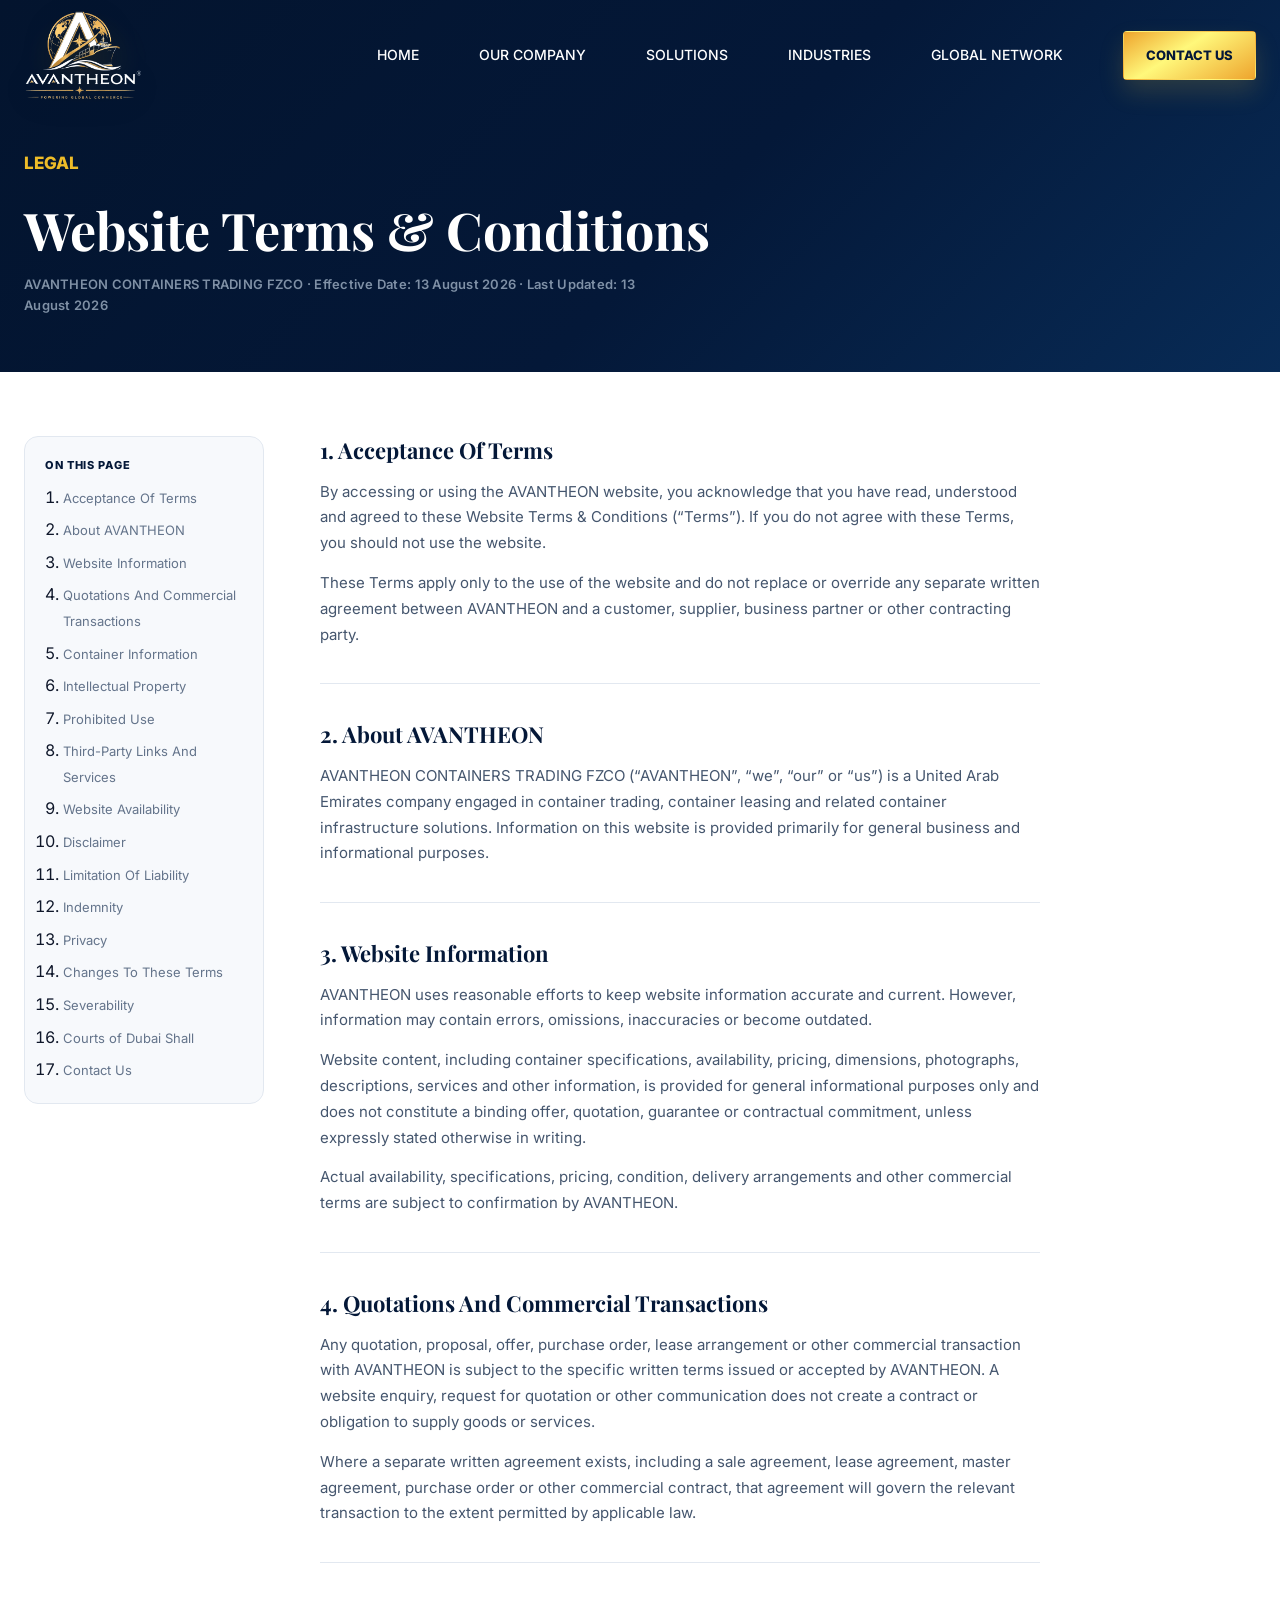
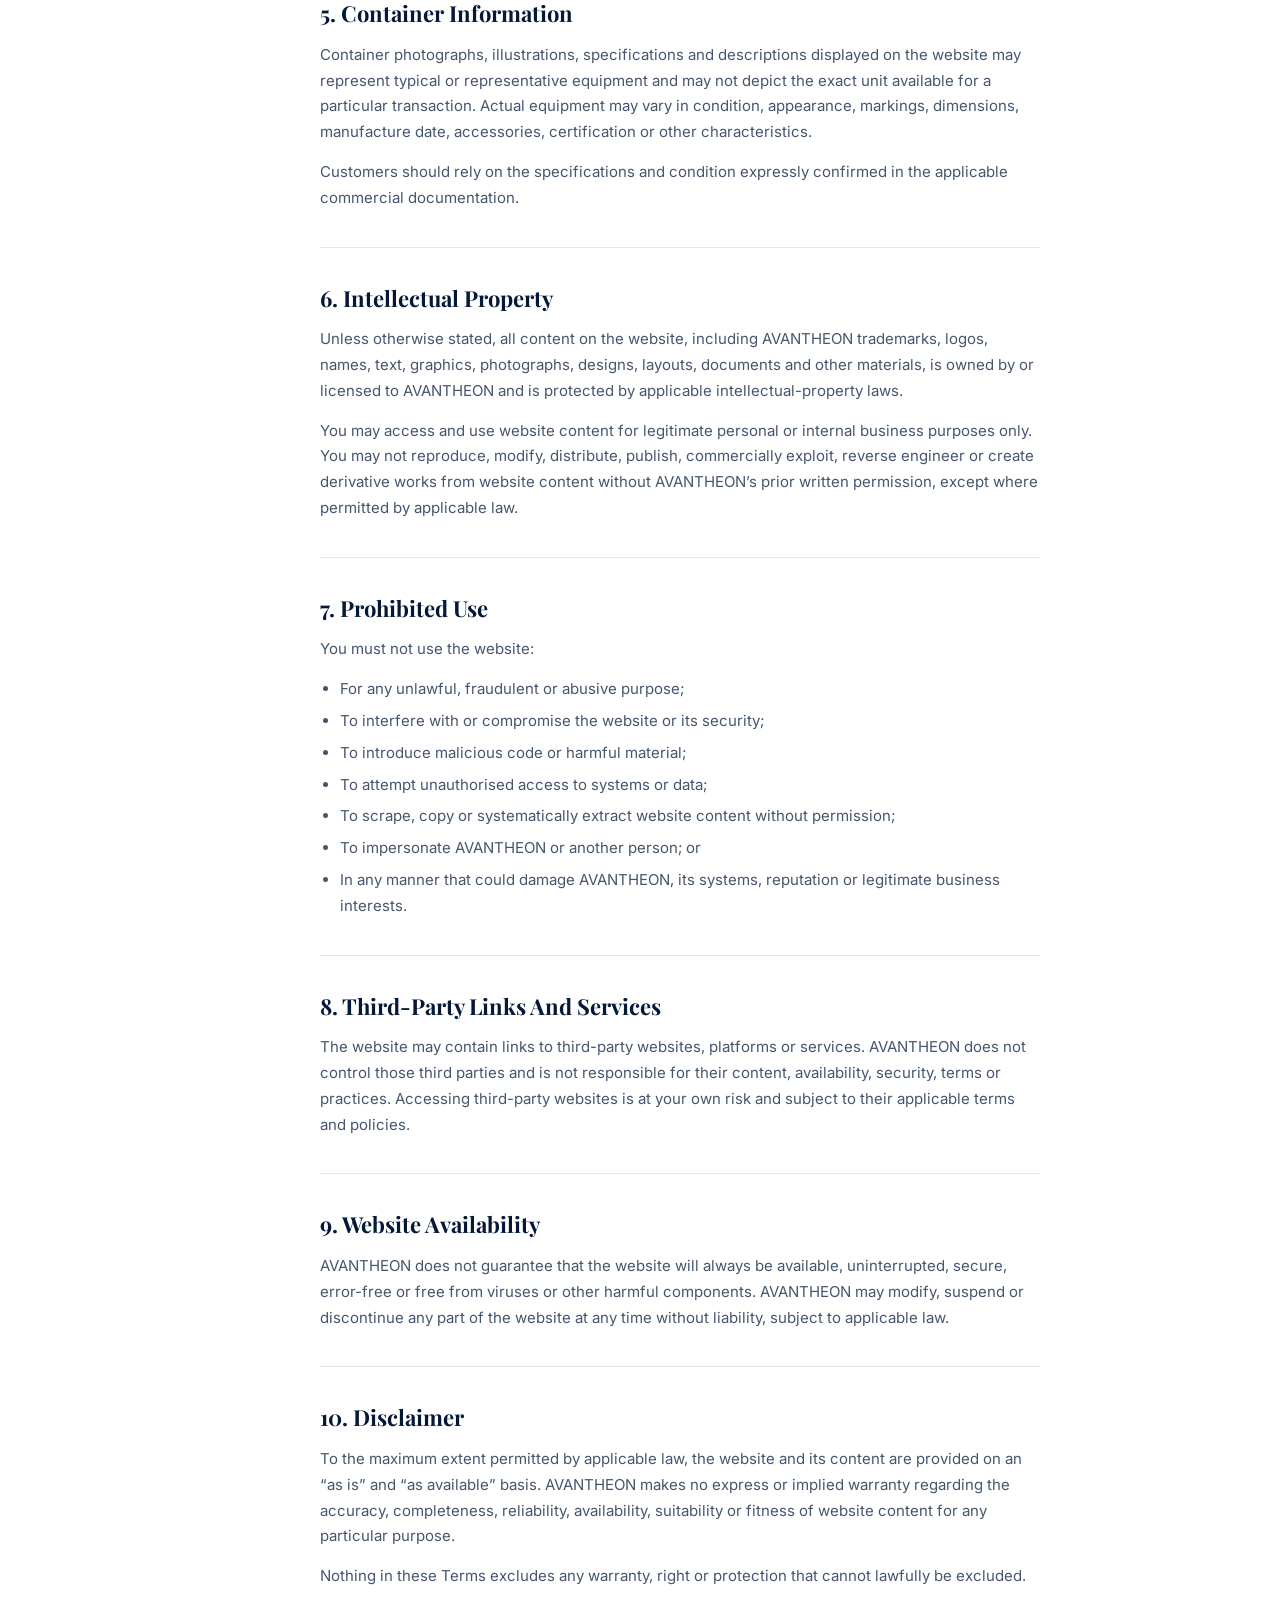
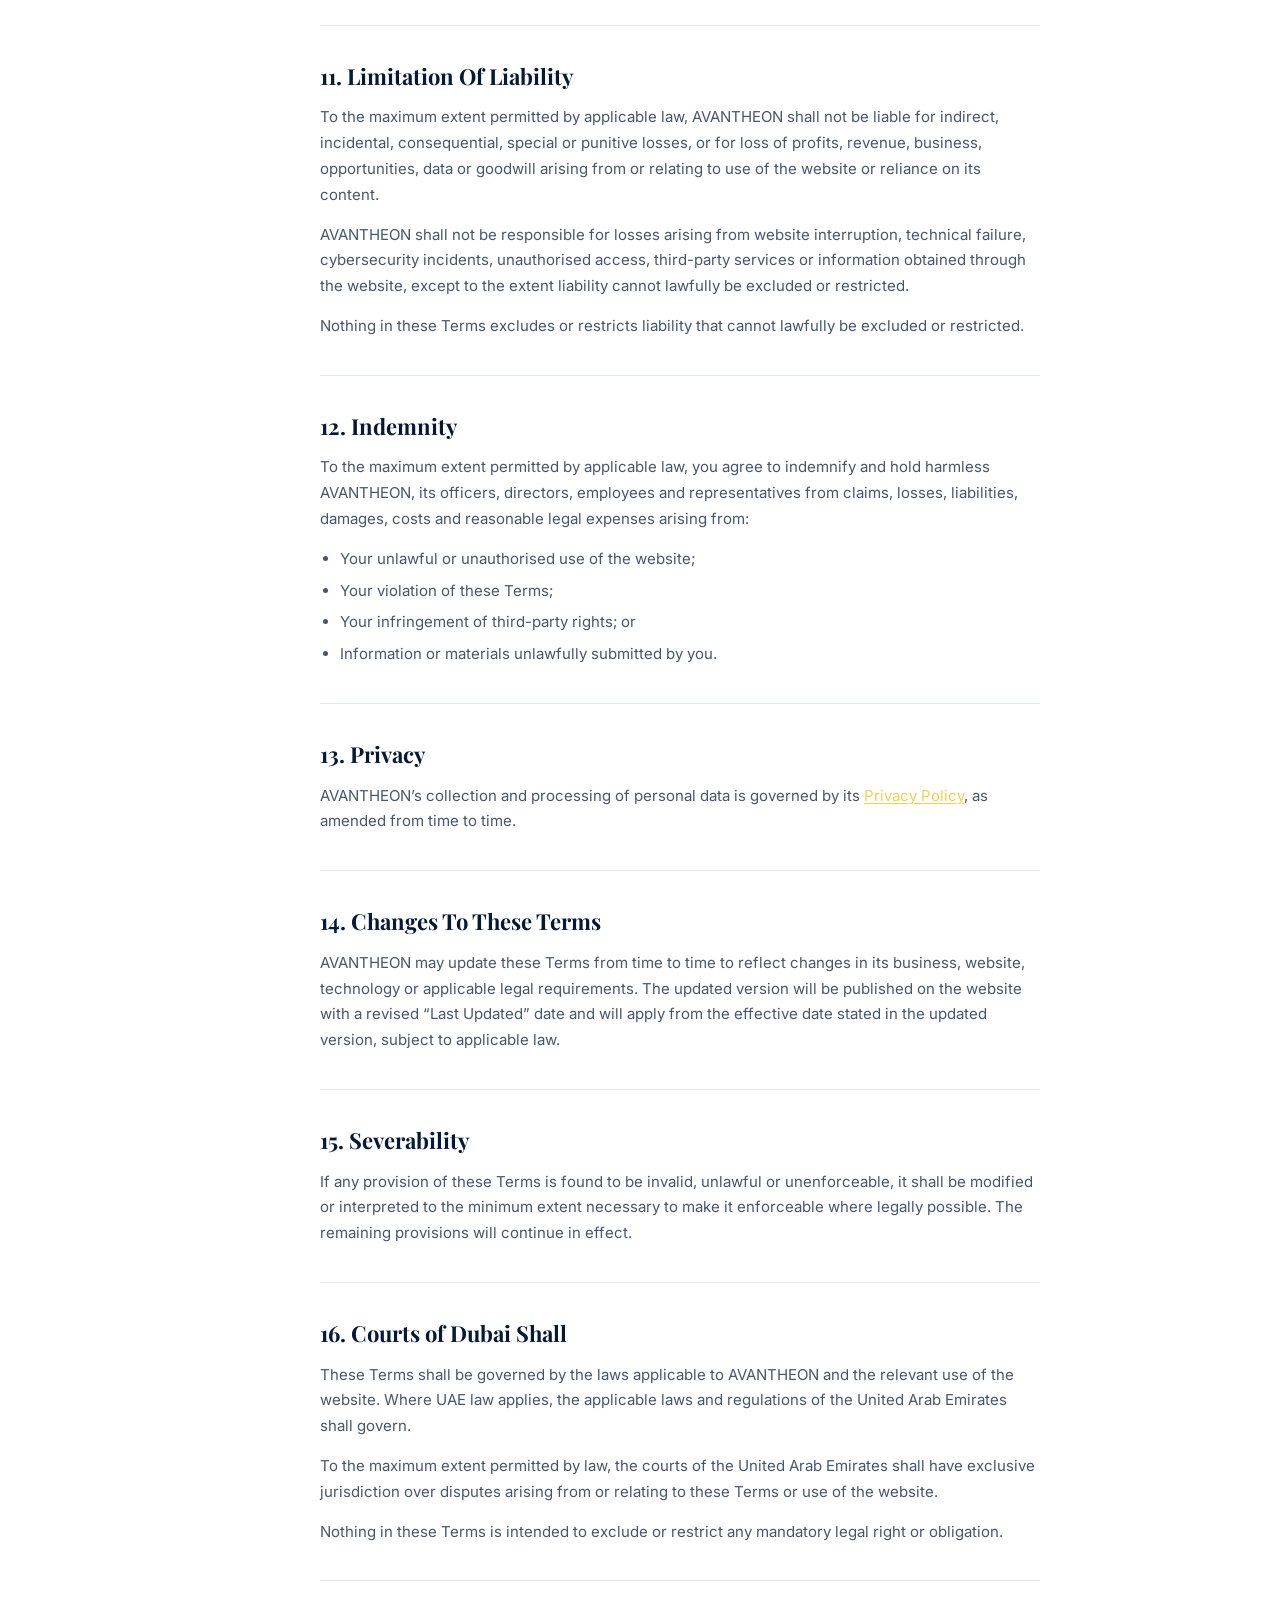
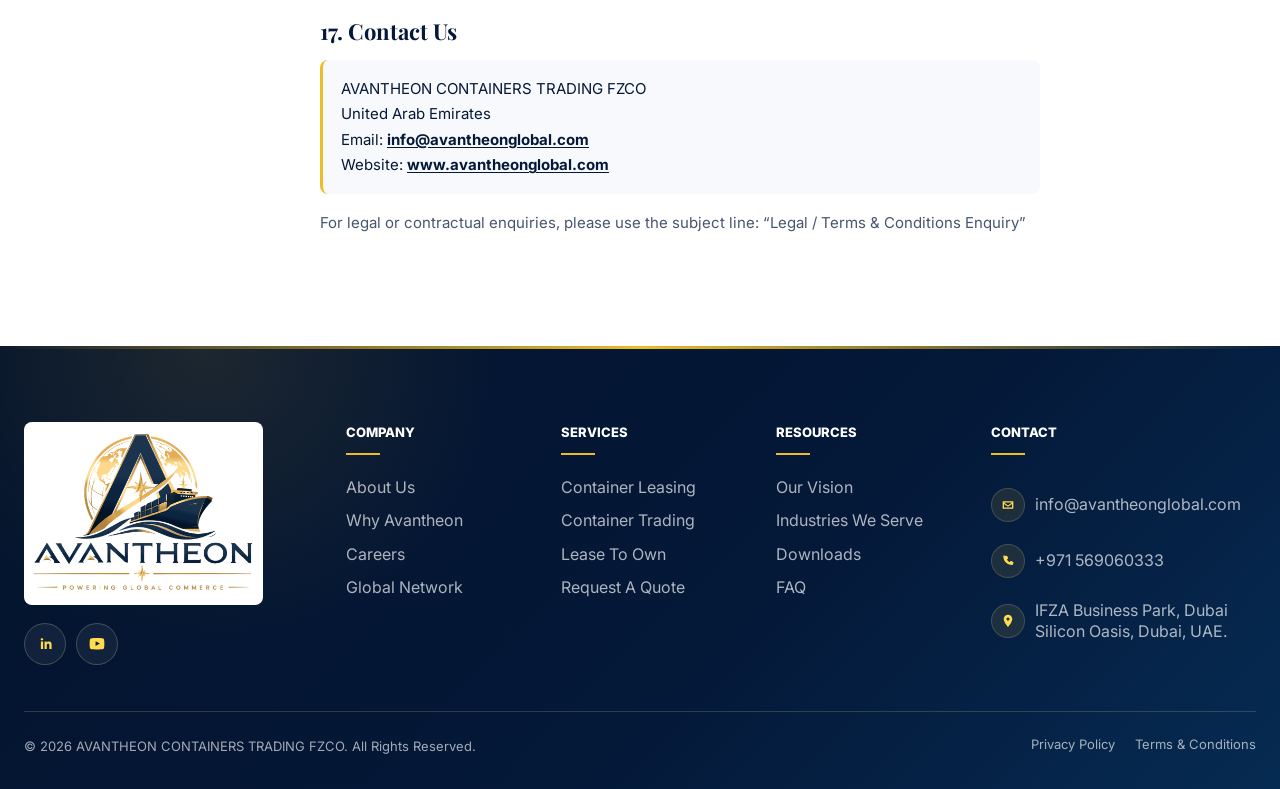
<file: terms-conditions.html>
<!DOCTYPE html>
<html lang="en">
<head>
    <meta charset="UTF-8">
    <meta name="viewport" content="width=device-width, initial-scale=1.0">
    <meta name="description" content="The terms and conditions governing use of the AVANTHEON CONTAINERS TRADING FZCO website.">
    <meta name="theme-color" content="#041838">
    <title>Terms &amp; Conditions | AVANTHEON</title>
    <link rel="preconnect" href="https://fonts.googleapis.com">
    <link rel="preconnect" href="https://fonts.gstatic.com" crossorigin>
    <link href="https://fonts.googleapis.com/css2?family=Inter:wght@400;500;600;700;800&family=Playfair+Display:wght@700&display=swap" rel="stylesheet">
    <link rel="stylesheet" href="style.css">
    <link rel="shortcut icon" href="images/fav.png" type="image/x-icon">
</head>
<body class="legal-page">
    <a class="skip-link" href="#main">Skip to content</a>

    <header class="site-header" id="site-header">
        <div class="container header-inner">
            <a class="brand" href="index.html" aria-label="AVANTHEON home">
                <img src="images/avantheon-logo.png" alt="AVANTHEON logo" class="logo-heander">
            </a>
            <button class="menu-toggle" type="button" aria-expanded="false" aria-controls="primary-nav" aria-label="Open navigation">
                <span></span><span></span><span></span>
            </button>
            <nav class="primary-nav" id="primary-nav" aria-label="Primary navigation">
                <a class="nav-link" href="index.html#home">Home</a>
                <a class="nav-link" href="about.html">Our Company</a>
                <a class="nav-link" href="solution.html">Solutions</a>
                <a class="nav-link" href="industries.html">Industries</a>
                <a class="nav-link" href="index.html#operations">Global Network</a>
                <a class="button button-gold nav-cta" href="contact.html">Contact Us</a>
            </nav>
        </div>
    </header>

    <main id="main">
        <section class="legal-hero">
            <div class="container">
                <p class="eyebrow">Legal</p>
                <h1>Website Terms &amp; Conditions</h1>
                <p class="legal-meta">AVANTHEON CONTAINERS TRADING FZCO &middot; Effective Date: 13 August 2026 &middot; Last Updated: 13 August 2026</p>
            </div>
        </section>

        <section class="legal-content">
            <div class="container legal-content-layout">
                <nav class="legal-toc" aria-label="Terms &amp; Conditions sections">
                    <p class="legal-toc-label">On this page</p>
                    <ol>
                        <li><a href="#acceptance">Acceptance Of Terms</a></li>
                        <li><a href="#about-avantheon">About AVANTHEON</a></li>
                        <li><a href="#website-information">Website Information</a></li>
                        <li><a href="#quotations">Quotations And Commercial Transactions</a></li>
                        <li><a href="#container-information">Container Information</a></li>
                        <li><a href="#intellectual-property">Intellectual Property</a></li>
                        <li><a href="#prohibited-use">Prohibited Use</a></li>
                        <li><a href="#third-party">Third-Party Links And Services</a></li>
                        <li><a href="#website-availability">Website Availability</a></li>
                        <li><a href="#disclaimer">Disclaimer</a></li>
                        <li><a href="#limitation-of-liability">Limitation Of Liability</a></li>
                        <li><a href="#indemnity">Indemnity</a></li>
                        <li><a href="#privacy">Privacy</a></li>
                        <li><a href="#changes">Changes To These Terms</a></li>
                        <li><a href="#severability">Severability</a></li>
                        <li><a href="#governing-law">Courts of Dubai Shall</a></li>
                        <li><a href="#contact-us">Contact Us</a></li>
                    </ol>
                </nav>

                <article class="legal-article">
                    <section id="acceptance">
                        <h2>1. Acceptance Of Terms</h2>
                        <p>By accessing or using the AVANTHEON website, you acknowledge that you have read, understood and agreed to these Website Terms &amp; Conditions (&ldquo;Terms&rdquo;). If you do not agree with these Terms, you should not use the website.</p>
                        <p>These Terms apply only to the use of the website and do not replace or override any separate written agreement between AVANTHEON and a customer, supplier, business partner or other contracting party.</p>
                    </section>

                    <section id="about-avantheon">
                        <h2>2. About AVANTHEON</h2>
                        <p>AVANTHEON CONTAINERS TRADING FZCO (&ldquo;AVANTHEON&rdquo;, &ldquo;we&rdquo;, &ldquo;our&rdquo; or &ldquo;us&rdquo;) is a United Arab Emirates company engaged in container trading, container leasing and related container infrastructure solutions. Information on this website is provided primarily for general business and informational purposes.</p>
                    </section>

                    <section id="website-information">
                        <h2>3. Website Information</h2>
                        <p>AVANTHEON uses reasonable efforts to keep website information accurate and current. However, information may contain errors, omissions, inaccuracies or become outdated.</p>
                        <p>Website content, including container specifications, availability, pricing, dimensions, photographs, descriptions, services and other information, is provided for general informational purposes only and does not constitute a binding offer, quotation, guarantee or contractual commitment, unless expressly stated otherwise in writing.</p>
                        <p>Actual availability, specifications, pricing, condition, delivery arrangements and other commercial terms are subject to confirmation by AVANTHEON.</p>
                    </section>

                    <section id="quotations">
                        <h2>4. Quotations And Commercial Transactions</h2>
                        <p>Any quotation, proposal, offer, purchase order, lease arrangement or other commercial transaction with AVANTHEON is subject to the specific written terms issued or accepted by AVANTHEON. A website enquiry, request for quotation or other communication does not create a contract or obligation to supply goods or services.</p>
                        <p>Where a separate written agreement exists, including a sale agreement, lease agreement, master agreement, purchase order or other commercial contract, that agreement will govern the relevant transaction to the extent permitted by applicable law.</p>
                    </section>

                    <section id="container-information">
                        <h2>5. Container Information</h2>
                        <p>Container photographs, illustrations, specifications and descriptions displayed on the website may represent typical or representative equipment and may not depict the exact unit available for a particular transaction. Actual equipment may vary in condition, appearance, markings, dimensions, manufacture date, accessories, certification or other characteristics.</p>
                        <p>Customers should rely on the specifications and condition expressly confirmed in the applicable commercial documentation.</p>
                    </section>

                    <section id="intellectual-property">
                        <h2>6. Intellectual Property</h2>
                        <p>Unless otherwise stated, all content on the website, including AVANTHEON trademarks, logos, names, text, graphics, photographs, designs, layouts, documents and other materials, is owned by or licensed to AVANTHEON and is protected by applicable intellectual-property laws.</p>
                        <p>You may access and use website content for legitimate personal or internal business purposes only. You may not reproduce, modify, distribute, publish, commercially exploit, reverse engineer or create derivative works from website content without AVANTHEON&rsquo;s prior written permission, except where permitted by applicable law.</p>
                    </section>

                    <section id="prohibited-use">
                        <h2>7. Prohibited Use</h2>
                        <p>You must not use the website:</p>
                        <ul>
                            <li>For any unlawful, fraudulent or abusive purpose;</li>
                            <li>To interfere with or compromise the website or its security;</li>
                            <li>To introduce malicious code or harmful material;</li>
                            <li>To attempt unauthorised access to systems or data;</li>
                            <li>To scrape, copy or systematically extract website content without permission;</li>
                            <li>To impersonate AVANTHEON or another person; or</li>
                            <li>In any manner that could damage AVANTHEON, its systems, reputation or legitimate business interests.</li>
                        </ul>
                    </section>

                    <section id="third-party">
                        <h2>8. Third-Party Links And Services</h2>
                        <p>The website may contain links to third-party websites, platforms or services. AVANTHEON does not control those third parties and is not responsible for their content, availability, security, terms or practices. Accessing third-party websites is at your own risk and subject to their applicable terms and policies.</p>
                    </section>

                    <section id="website-availability">
                        <h2>9. Website Availability</h2>
                        <p>AVANTHEON does not guarantee that the website will always be available, uninterrupted, secure, error-free or free from viruses or other harmful components. AVANTHEON may modify, suspend or discontinue any part of the website at any time without liability, subject to applicable law.</p>
                    </section>

                    <section id="disclaimer">
                        <h2>10. Disclaimer</h2>
                        <p>To the maximum extent permitted by applicable law, the website and its content are provided on an &ldquo;as is&rdquo; and &ldquo;as available&rdquo; basis. AVANTHEON makes no express or implied warranty regarding the accuracy, completeness, reliability, availability, suitability or fitness of website content for any particular purpose.</p>
                        <p>Nothing in these Terms excludes any warranty, right or protection that cannot lawfully be excluded.</p>
                    </section>

                    <section id="limitation-of-liability">
                        <h2>11. Limitation Of Liability</h2>
                        <p>To the maximum extent permitted by applicable law, AVANTHEON shall not be liable for indirect, incidental, consequential, special or punitive losses, or for loss of profits, revenue, business, opportunities, data or goodwill arising from or relating to use of the website or reliance on its content.</p>
                        <p>AVANTHEON shall not be responsible for losses arising from website interruption, technical failure, cybersecurity incidents, unauthorised access, third-party services or information obtained through the website, except to the extent liability cannot lawfully be excluded or restricted.</p>
                        <p>Nothing in these Terms excludes or restricts liability that cannot lawfully be excluded or restricted.</p>
                    </section>

                    <section id="indemnity">
                        <h2>12. Indemnity</h2>
                        <p>To the maximum extent permitted by applicable law, you agree to indemnify and hold harmless AVANTHEON, its officers, directors, employees and representatives from claims, losses, liabilities, damages, costs and reasonable legal expenses arising from:</p>
                        <ul>
                            <li>Your unlawful or unauthorised use of the website;</li>
                            <li>Your violation of these Terms;</li>
                            <li>Your infringement of third-party rights; or</li>
                            <li>Information or materials unlawfully submitted by you.</li>
                        </ul>
                    </section>

                    <section id="privacy">
                        <h2>13. Privacy</h2>
                        <p>AVANTHEON&rsquo;s collection and processing of personal data is governed by its <a href="privacy-policy.html">Privacy Policy</a>, as amended from time to time.</p>
                    </section>

                    <section id="changes">
                        <h2>14. Changes To These Terms</h2>
                        <p>AVANTHEON may update these Terms from time to time to reflect changes in its business, website, technology or applicable legal requirements. The updated version will be published on the website with a revised &ldquo;Last Updated&rdquo; date and will apply from the effective date stated in the updated version, subject to applicable law.</p>
                    </section>

                    <section id="severability">
                        <h2>15. Severability</h2>
                        <p>If any provision of these Terms is found to be invalid, unlawful or unenforceable, it shall be modified or interpreted to the minimum extent necessary to make it enforceable where legally possible. The remaining provisions will continue in effect.</p>
                    </section>

                    <section id="governing-law">
                        <h2>16. Courts of Dubai Shall </h2>
                        <p>These Terms shall be governed by the laws applicable to AVANTHEON and the relevant use of the website. Where UAE law applies, the applicable laws and regulations of the United Arab Emirates shall govern.</p>
                        <p>To the maximum extent permitted by law, the courts of the United Arab Emirates shall have exclusive jurisdiction over disputes arising from or relating to these Terms or use of the website.</p>
                        <p>Nothing in these Terms is intended to exclude or restrict any mandatory legal right or obligation.</p>
                    </section>

                    <section id="contact-us">
                        <h2>17. Contact Us</h2>
                        <address class="legal-address">
                            AVANTHEON CONTAINERS TRADING FZCO<br>
                            United Arab Emirates<br>
                            Email: <a href="mailto:info@avantheonglobal.com">info@avantheonglobal.com</a><br>
                            Website: <a href="index.html">www.avantheonglobal.com</a>
                        </address>
                        <p>For legal or contractual enquiries, please use the subject line: &ldquo;Legal / Terms &amp; Conditions Enquiry&rdquo;</p>
                    </section>
                </article>
            </div>
        </section>
    </main>

    <footer class="footer">
        <div class="container footer-grid">
            <div class="footer-brand">
                <a class="brand" href="index.html" aria-label="AVANTHEON home">
                   <img src="images/footer-logo.png" alt="AVANTHEON logo" class="footer-logo" loading="lazy" decoding="async">
                </a>
                <div class="social-links">
                    <a href="#" aria-label="LinkedIn">
                        <svg viewBox="0 0 24 24" aria-hidden="true"><path d="M6.5 8.8h3v9.7h-3V8.8Zm1.5-4.6c1 0 1.7.7 1.7 1.6 0 .9-.7 1.6-1.8 1.6-1 0-1.7-.7-1.7-1.6 0-.9.7-1.6 1.8-1.6Zm3.3 4.6h2.9v1.3c.4-.8 1.4-1.6 2.9-1.6 3.1 0 3.7 2 3.7 4.7v5.3h-3v-4.7c0-1.1 0-2.6-1.6-2.6s-1.8 1.2-1.8 2.5v4.8h-3V8.8Z"/></svg>
                    </a>
                    <a href="#" aria-label="YouTube">
                        <svg viewBox="0 0 24 24" aria-hidden="true"><path d="M21.6 7.2s-.2-1.5-.8-2.1c-.8-.8-1.7-.8-2.1-.9C15.8 4 12 4 12 4s-3.8 0-6.7.2c-.4.1-1.3.1-2.1.9-.6.6-.8 2.1-.8 2.1S2.2 9 2.2 10.8v1.7c0 1.8.2 3.6.2 3.6s.2 1.5.8 2.1c.8.8 1.9.8 2.4.9 1.7.2 6.4.2 6.4.2s3.8 0 6.7-.2c.4-.1 1.3-.1 2.1-.9.6-.6.8-2.1.8-2.1s.2-1.8.2-3.6v-1.7c0-1.8-.2-3.6-.2-3.6ZM10.1 14.5V8.3l5.9 3.1-5.9 3.1Z"/></svg>
                    </a>
                </div>
            </div>
            <div>
                <h3>Company</h3>
                <a href="about.html">About Us</a>
                <a href="about.html#advantage">Why Avantheon</a>
                <a href="contact.html">Careers</a>
                <a href="index.html#operations">Global Network</a>
            </div>
            <div>
                <h3>Services</h3>
                <a href="solution.html#solution-explorer">Container Leasing</a>
                <a href="solution.html#solution-explorer">Container Trading</a>
                <a href="solution.html#solution-explorer">Lease To Own</a>
                <a href="contact.html">Request A Quote</a>
            </div>
            <div>
                <h3>Resources</h3>
                <a href="about.html#vision">Our Vision</a>
                <a href="industries.html">Industries We Serve</a>
                <a href="contact.html">Downloads</a>
                <a href="contact.html">FAQ</a>
            </div>
            <div>
                <h3>Contact</h3>
                <div class="footer-contact">
                    <a href="mailto:info@avantheonglobal.com">
                        <svg viewBox="0 0 24 24" aria-hidden="true"><path d="M4 6.5h16v11H4v-11Zm8 6.1 6-4.2H6l6 4.2Zm0 2.1L6 10.5v5.2h12v-5.2l-6 4.2Z"/></svg>
                        <span>info@avantheonglobal.com</span>
                    </a>
                    <a href="tel:+971569060333">
                        <svg viewBox="0 0 24 24" aria-hidden="true"><path d="M7.1 4.5 9.6 4c.6-.1 1.2.2 1.4.8l1 2.4c.2.5.1 1-.3 1.4l-1.4 1.1c.9 1.8 2.3 3.2 4 4l1.2-1.4c.3-.4.9-.5 1.4-.3l2.4 1c.6.2.9.8.8 1.4l-.5 2.5c-.1.7-.7 1.1-1.4 1.1C10.8 18 5 12.2 5 4.9c0-.7.5-1.3 1.1-1.4Z"/></svg>
                        <span>+971 569060333</span>
                    </a>
                    <span>
                        <svg viewBox="0 0 24 24" aria-hidden="true"><path d="M12 2.8c3.5 0 6.4 2.8 6.4 6.3 0 4.6-6.4 12.1-6.4 12.1S5.6 13.7 5.6 9.1c0-3.5 2.9-6.3 6.4-6.3Zm0 8.7c1.3 0 2.4-1.1 2.4-2.4S13.3 6.7 12 6.7 9.6 7.8 9.6 9.1s1.1 2.4 2.4 2.4Z"/></svg>
                        <span>IFZA Business Park, Dubai Silicon Oasis, Dubai, UAE.</span>
                    </span>
                </div>
            </div>
        </div>
        <div class="container footer-bottom">
            <p>&copy; 2026 AVANTHEON CONTAINERS TRADING FZCO. All Rights Reserved.</p>
            <div>
                <a href="privacy-policy.html">Privacy Policy</a>
                <a href="terms-conditions.html">Terms &amp; Conditions</a>
            </div>
        </div>
    </footer>

    <script>
        document.addEventListener("DOMContentLoaded", () => {
            const header = document.getElementById("site-header");
            const menuToggle = document.querySelector(".menu-toggle");
            const nav = document.getElementById("primary-nav");

            const setHeaderState = () => {
                header?.classList.toggle("scrolled", window.scrollY > 24);
            };

            const closeMenu = () => {
                menuToggle?.setAttribute("aria-expanded", "false");
                nav?.classList.remove("open");
                header?.classList.remove("menu-active");
                document.body.classList.remove("menu-open");
            };

            menuToggle?.addEventListener("click", () => {
                const isOpen = menuToggle.getAttribute("aria-expanded") === "true";
                menuToggle.setAttribute("aria-expanded", String(!isOpen));
                nav?.classList.toggle("open", !isOpen);
                header?.classList.toggle("menu-active", !isOpen);
                document.body.classList.toggle("menu-open", !isOpen);
            });

            nav?.querySelectorAll(".nav-link").forEach((link) => link.addEventListener("click", closeMenu));
            window.addEventListener("scroll", setHeaderState, { passive: true });
            setHeaderState();
        });
    </script>
</body>
</html>
</file>
